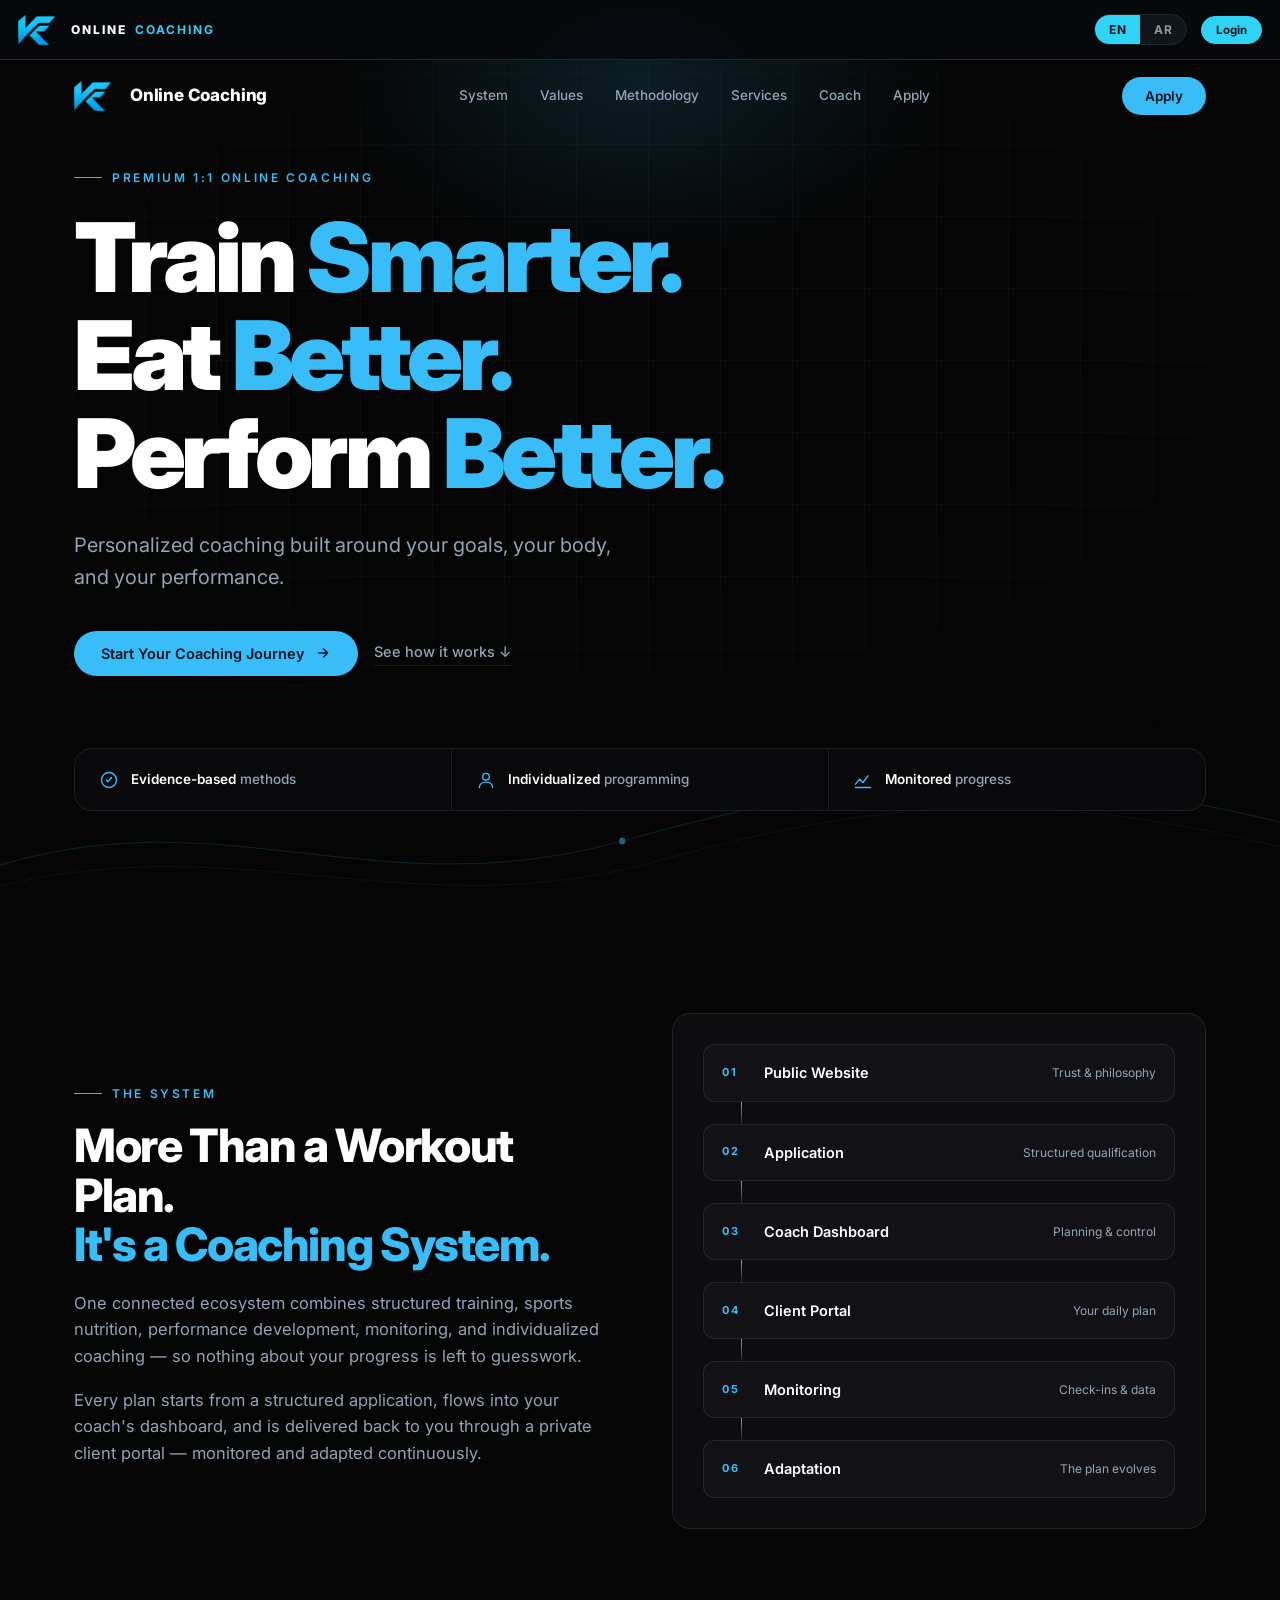
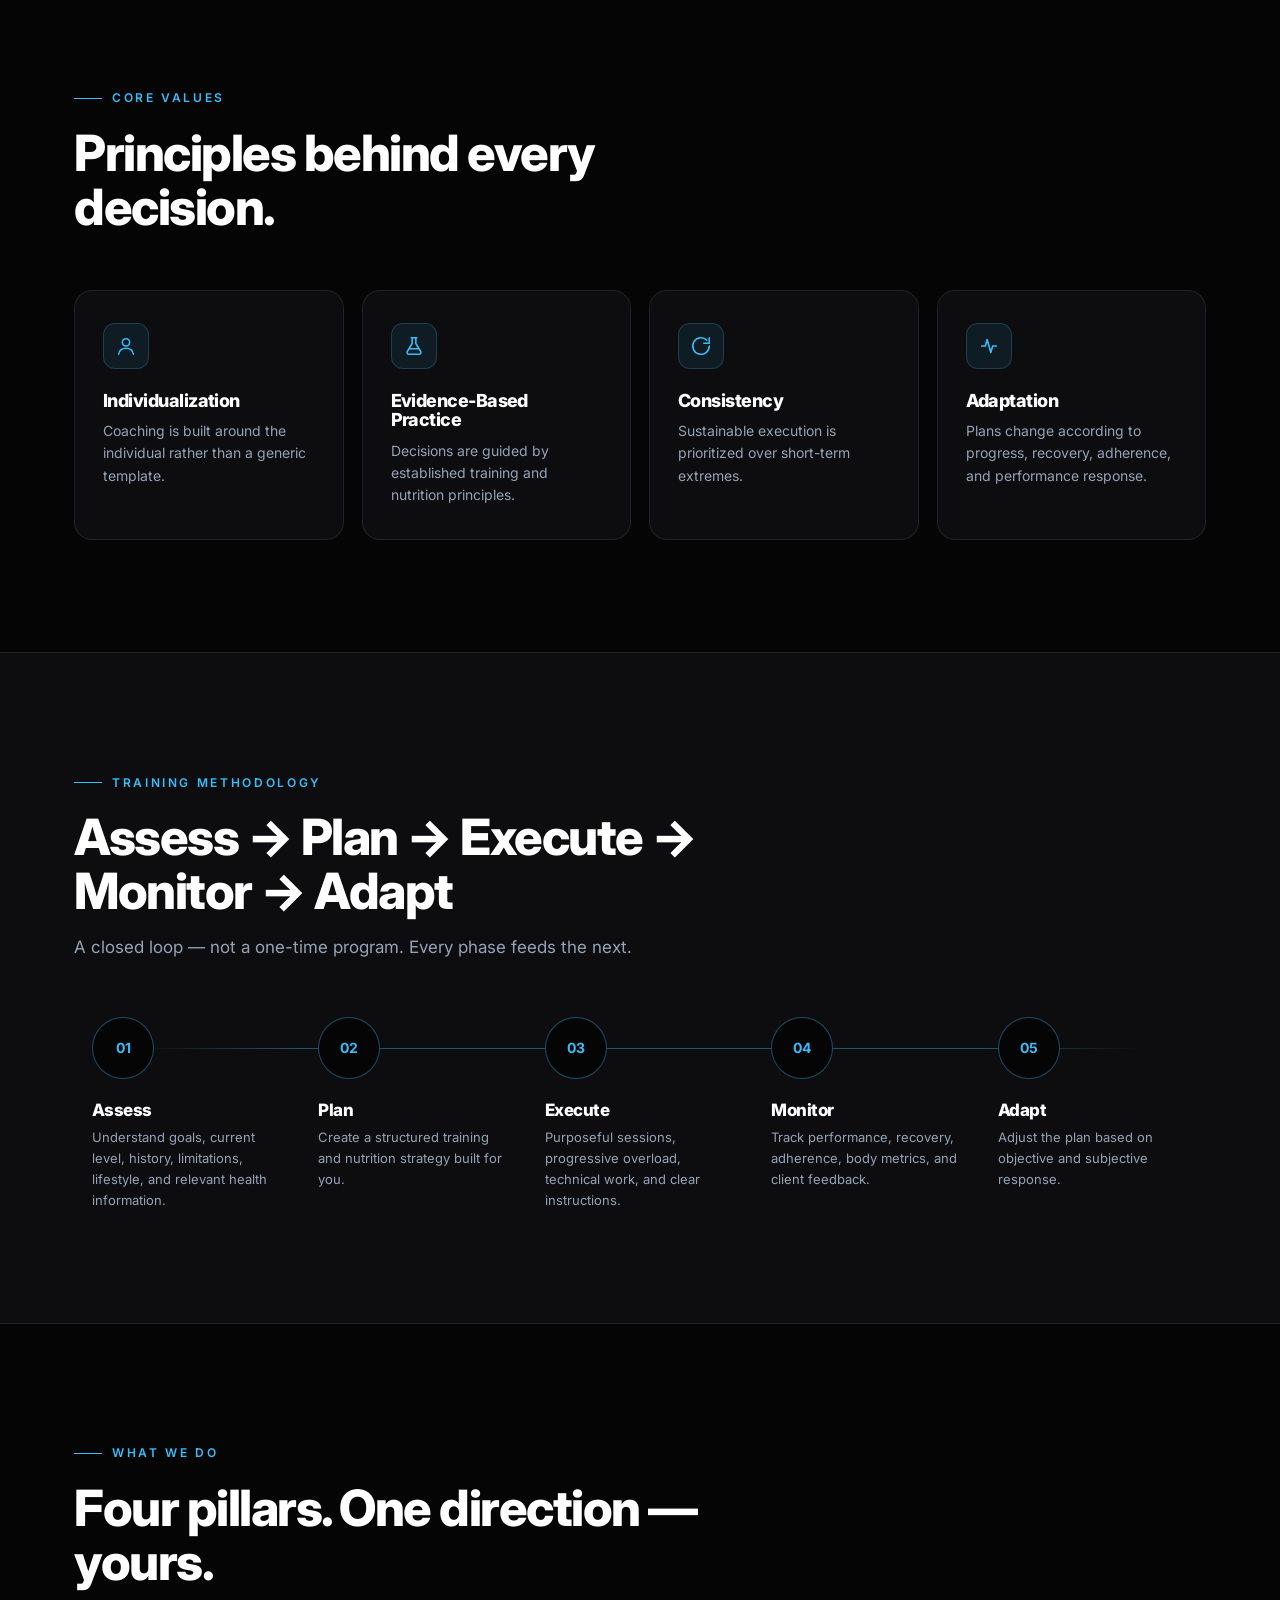
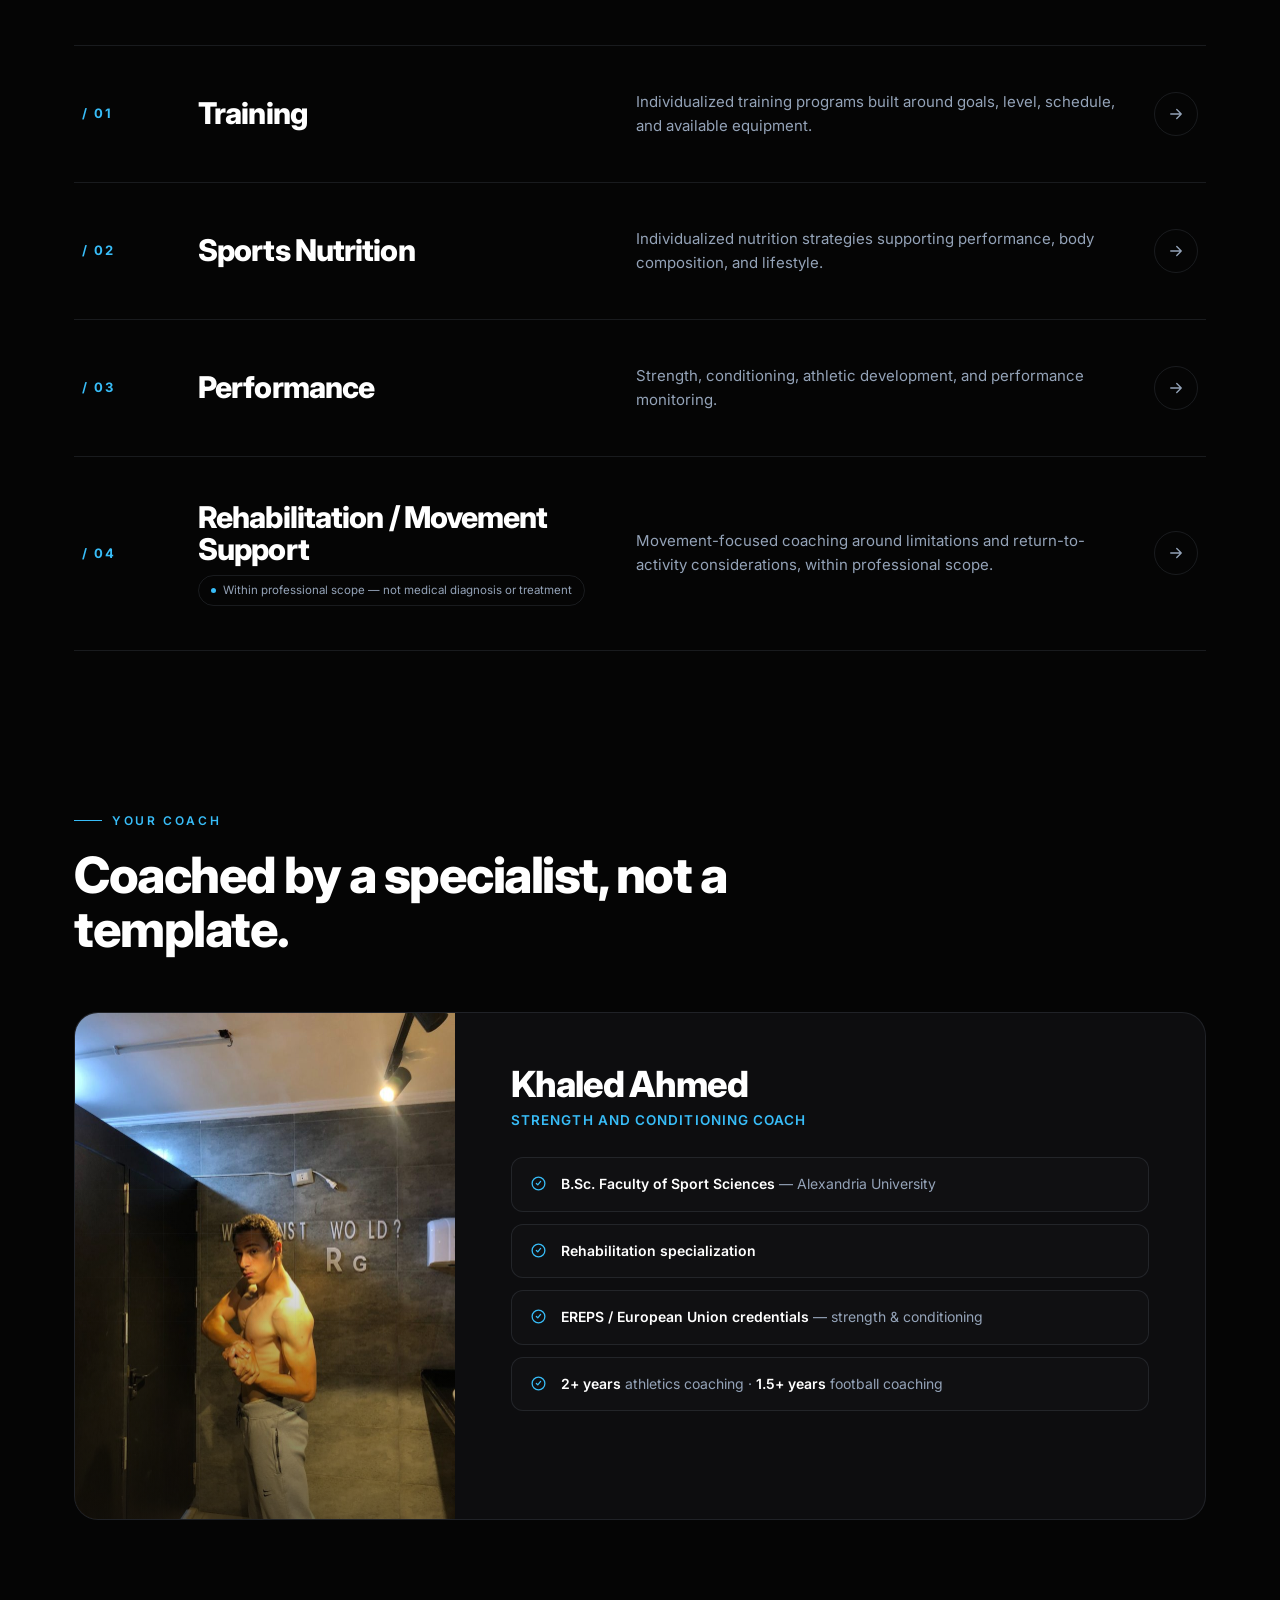
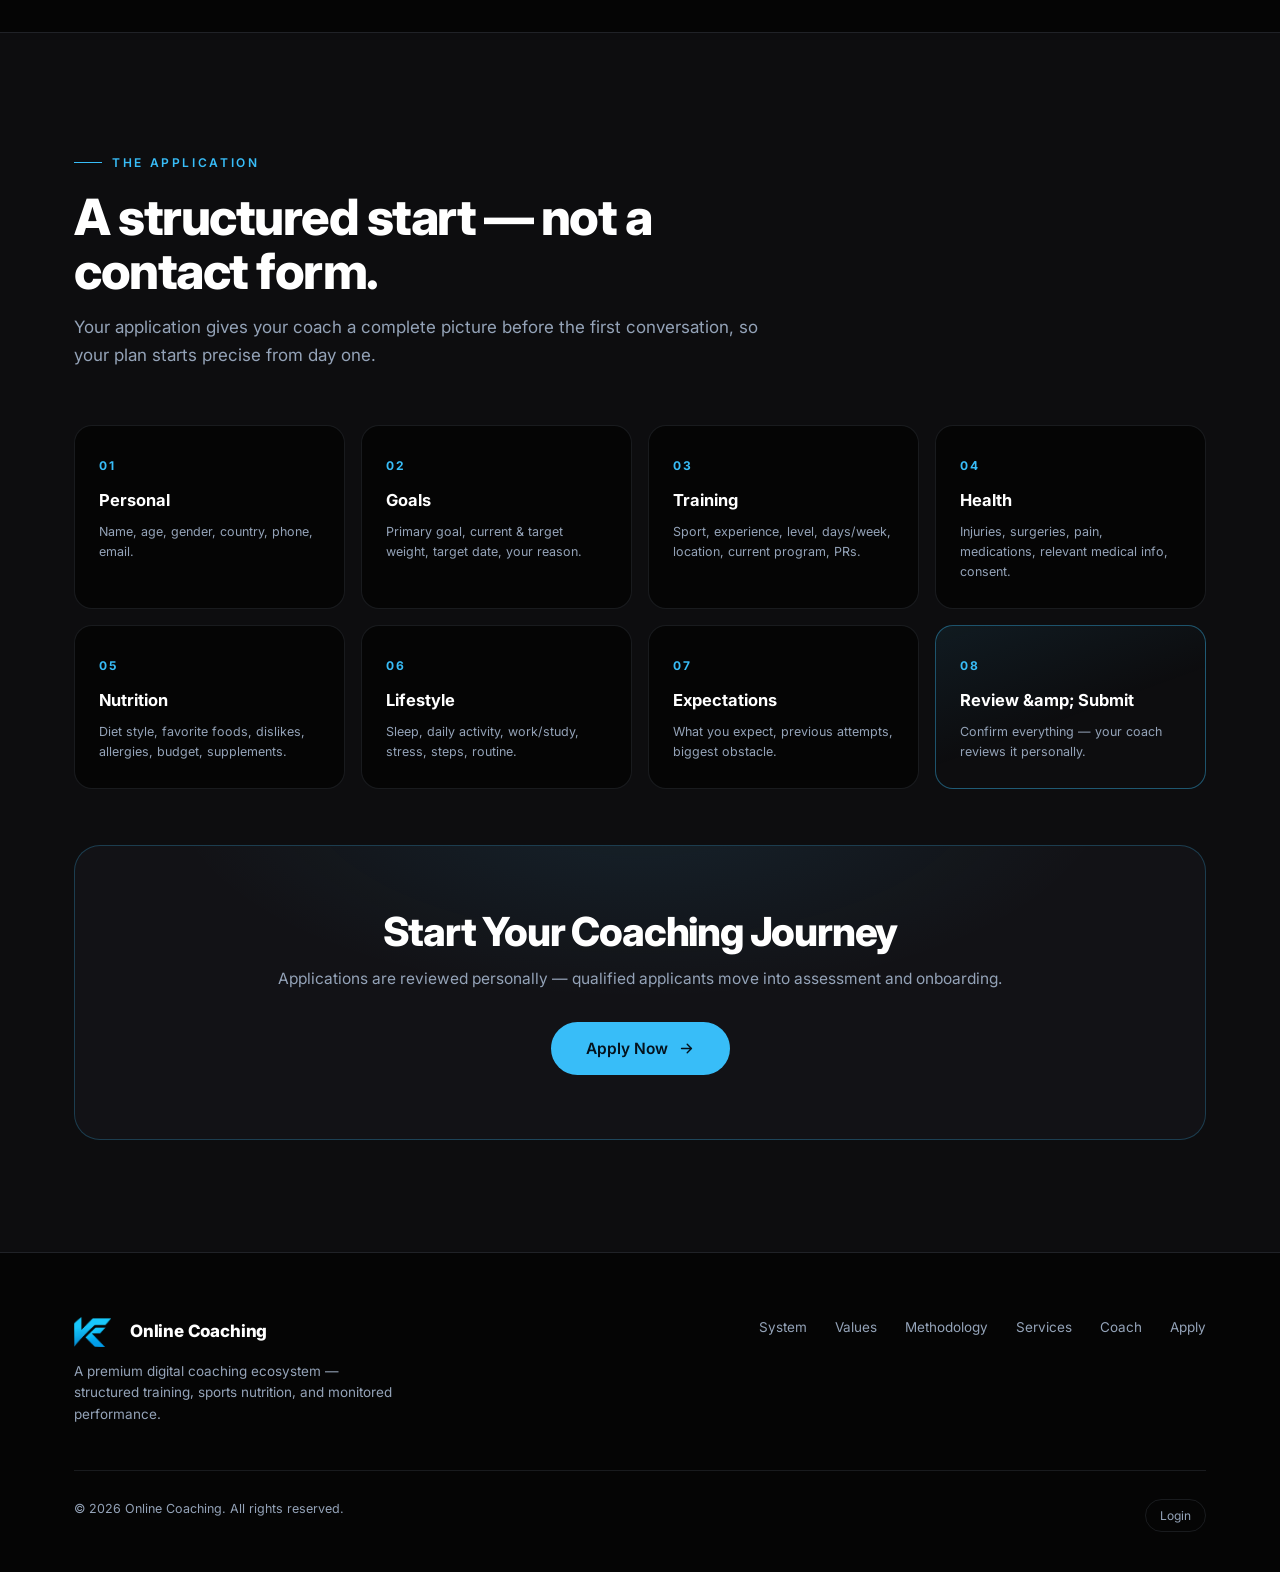
<file: app (2).html>
<!DOCTYPE html>
<html lang="en" dir="ltr">
<head>
<meta charset="UTF-8">
<meta name="viewport" content="width=device-width, initial-scale=1, maximum-scale=5, viewport-fit=cover">
<meta name="mobile-web-app-capable" content="yes">
<meta name="apple-mobile-web-app-capable" content="yes">
<meta name="apple-mobile-web-app-status-bar-style" content="black-translucent">
<meta name="format-detection" content="telephone=no">
<meta name="theme-color" content="#050505">
<title>Online Coaching — Your Goals. Our Plan.</title>
<meta name="description" content="Personalized online coaching platform — admin & client app.">
<link rel="preconnect" href="https://fonts.googleapis.com">
<link rel="preconnect" href="https://fonts.gstatic.com" crossorigin>
<link href="https://fonts.googleapis.com/css2?family=Inter:wght@300;400;500;600;700;800;900&family=Manrope:wght@400;500;600;700;800&family=Amiri:wght@400;700&family=Lalezar&family=Cairo:wght@400;500;600;700;800;900&family=Tajawal:wght@400;500;700;800;900&family=Noto+Naskh+Arabic:wght@500;600;700&display=swap" rel="stylesheet">
<style>

:root{
  /* base black+blue palette (shared across home / form / dashboard) */
  --bg:#050505; --surface:#0D0D0F; --surface-2:#121216; --surface2:#121216; --line:rgba(148,163,184,.14);
  --sky:#38BDF8; --sky-bright:#7DD3FC; --white:#F8FAFC; --gray:#94A3B8;
  --radius:18px; --radius-sm:12px; --max:1180px;
  --font:'Inter','Manrope',system-ui,-apple-system,sans-serif;

  /* aliases used by the client-form styles */
  --ink:#F8FAFC; --ink-soft:#94A3B8;
  --accent:#38BDF8; --accent-ink:#04121c;
  --warn:#FBBF24; --warn-bg:rgba(251,191,36,.14); --ok-bg:rgba(74,222,128,.14);
  --serif:'Amiri','Noto Naskh Arabic','Traditional Arabic',serif;
  --display:'Lalezar','Reem Kufi','Noto Kufi Arabic','Tahoma',sans-serif;

  /* aliases used by the coach-dashboard styles */
  --muted:#94A3B8;
  --brand:#38BDF8; --brand2:#7DD3FC; --accent2:rgba(56,189,248,.16);
  --on-brand:#04121c; --on-accent:#04121c;
  --ok:#4ADE80; --late:#F87171;
  --okbg:rgba(74,222,128,.14); --warnbg:rgba(251,191,36,.14); --latebg:rgba(248,113,113,.14);
  --side:#08080A; --side-ink:#F8FAFC;
  --head:'Cairo','Segoe UI',Tahoma,sans-serif;
  --body-font:'Noto Naskh Arabic','Amiri','Times New Roman',serif;
}

*{margin:0;padding:0;box-sizing:border-box}
html{scroll-behavior:smooth;-webkit-text-size-adjust:100%;background:var(--bg)}
::selection{background:var(--sky);color:#04121c}
body{margin:0}

/* ===== page router ===== */
.page{display:none}
.page.is-active{display:block}

#page-home{
  background:var(--bg);color:var(--white);font-family:var(--font);
  line-height:1.6;-webkit-font-smoothing:antialiased;overflow-x:hidden;min-height:100vh;
}
#page-form{
  background:var(--bg);color:var(--ink);font-family:var(--serif);font-weight:700;
  font-size:19px;line-height:1.75;min-height:100vh;
}
#page-dash{
  background:var(--bg);color:var(--ink);font-family:var(--body-font);font-weight:600;
  font-size:17px;line-height:1.75;min-height:100vh;
}

/* ===================== HOME ===================== */
#page-home img{max-width:100%;display:block}#page-home a{color:inherit;text-decoration:none}#page-home .wrap{max-width:var(--max);margin:0 auto;padding:0 24px}#page-home h1, #page-home h2, #page-home h3{font-weight:800;letter-spacing:-.03em;line-height:1.08}#page-home .eyebrow{display:inline-flex;align-items:center;gap:10px;font-size:12px;font-weight:600;letter-spacing:.22em;text-transform:uppercase;color:var(--sky)}#page-home .eyebrow::before{content:"";width:28px;height:1px;background:var(--sky)}#page-home .section{padding:112px 0;position:relative}#page-home .section-head{max-width:720px;margin-bottom:56px}#page-home .section-head h2{font-size:clamp(30px,4.4vw,50px);margin:18px 0 16px}#page-home .section-head p{color:var(--gray);font-size:17px}#page-home .reveal{opacity:0;transform:translateY(26px);transition:opacity .7s cubic-bezier(.22,.61,.36,1),transform .7s cubic-bezier(.22,.61,.36,1)}#page-home .reveal.in{opacity:1;transform:none}
@media (prefers-reduced-motion:reduce){#page-home .reveal{opacity:1;transform:none;transition:none}#page-home html{scroll-behavior:auto}}#page-home /* ============ NAV ============ */
.nav{position:fixed;inset:0 0 auto;z-index:100;transition:background .3s,border-color .3s;border-bottom:1px solid transparent}#page-home .nav.scrolled{background:rgba(5,5,5,.82);backdrop-filter:blur(14px);-webkit-backdrop-filter:blur(14px);border-color:var(--line)}#page-home .nav-inner{display:flex;align-items:center;justify-content:space-between;height:72px}#page-home .wordmark{display:flex;align-items:center;gap:11px;font-weight:800;font-size:17px;letter-spacing:-.01em}#page-home .wordmark .dot{width:9px;height:9px;border-radius:50%;background:var(--sky);box-shadow:0 0 14px rgba(56,189,248,.55)}#page-home .nav-links{display:flex;gap:32px;align-items:center}#page-home .nav-links a{font-size:13.5px;font-weight:500;color:var(--gray);transition:color .2s}#page-home .nav-links a:hover, #page-home .nav-links a.active{color:var(--white)}#page-home .btn{display:inline-flex;align-items:center;gap:10px;font-weight:600;font-size:14.5px;padding:13px 26px;border-radius:999px;transition:transform .2s,box-shadow .2s,background .2s;cursor:pointer;border:1px solid transparent;white-space:nowrap}#page-home .btn-primary{background:var(--sky);color:#04121c}#page-home .btn-primary:hover{background:var(--sky-bright);transform:translateY(-2px);box-shadow:0 12px 32px rgba(56,189,248,.28)}#page-home .btn-ghost{border-color:var(--line);color:var(--white);background:rgba(255,255,255,.02)}#page-home .btn-ghost:hover{border-color:rgba(56,189,248,.5);color:var(--sky-bright)}#page-home .btn .arrow{transition:transform .2s}#page-home .btn:hover .arrow{transform:translateX(4px)}#page-home .nav-cta{padding:10px 22px;font-size:13.5px}#page-home .burger{display:none;background:none;border:0;color:var(--white);cursor:pointer;padding:8px}
@media(max-width:900px){#page-home .nav-links{position:fixed;inset:72px 0 auto;flex-direction:column;background:rgba(5,5,5,.97);backdrop-filter:blur(16px);padding:28px 24px 36px;gap:22px;border-bottom:1px solid var(--line);transform:translateY(-130%);transition:transform .35s cubic-bezier(.22,.61,.36,1)}#page-home .nav-links.open{transform:none}#page-home .burger{display:block}#page-home .nav .btn-primary.nav-cta{display:none}
}#page-home /* ============ HERO ============ */
.hero{min-height:100vh;min-height:100svh;display:flex;align-items:center;padding:150px 0 90px;position:relative;overflow:hidden}#page-home .hero::before{content:"";position:absolute;inset:0;background-image:linear-gradient(rgba(148,163,184,.05) 1px,transparent 1px),linear-gradient(90deg,rgba(148,163,184,.05) 1px,transparent 1px);background-size:72px 72px;mask-image:radial-gradient(ellipse 90% 70% at 50% 40%,#000 30%,transparent 75%);-webkit-mask-image:radial-gradient(ellipse 90% 70% at 50% 40%,#000 30%,transparent 75%)}#page-home .hero-glow{position:absolute;width:900px;height:520px;left:50%;top:-180px;transform:translateX(-50%);background:radial-gradient(closest-side,rgba(56,189,248,.13),transparent 70%);pointer-events:none}#page-home .hero-track{position:absolute;left:0;right:0;bottom:0;height:200px;pointer-events:none;opacity:.5}#page-home .hero-content{position:relative;max-width:var(--max);margin:0 auto;padding:0 24px;width:100%}#page-home .hero h1{font-size:clamp(44px,7.6vw,96px);font-weight:900;letter-spacing:-.045em;line-height:1.02}#page-home .hero h1 .accent{color:var(--sky)}#page-home .hero h1 .line{display:block;overflow:hidden}#page-home .hero h1 .line span{display:inline-block;animation:rise .9s cubic-bezier(.22,.61,.36,1) both}#page-home .hero h1 .line:nth-child(2) span{animation-delay:.12s}#page-home .hero h1 .line:nth-child(3) span{animation-delay:.24s}
@keyframes rise{from{transform:translateY(110%)}to{transform:none}}#page-home .hero-sub{margin:26px 0 38px;font-size:clamp(16px,2vw,20px);color:var(--gray);max-width:560px;animation:fadeUp .8s .45s both}
@keyframes fadeUp{from{opacity:0;transform:translateY(16px)}to{opacity:1;transform:none}}#page-home .hero-actions{display:flex;gap:16px;align-items:center;flex-wrap:wrap;animation:fadeUp .8s .6s both}#page-home .link-quiet{font-size:14.5px;font-weight:500;color:var(--gray);border-bottom:1px solid var(--line);padding-bottom:2px;transition:color .2s,border-color .2s}#page-home .link-quiet:hover{color:var(--sky-bright);border-color:var(--sky)}#page-home .trust-strip{margin-top:72px;display:flex;gap:0;border:1px solid var(--line);border-radius:var(--radius);background:rgba(13,13,15,.6);backdrop-filter:blur(8px);overflow:hidden;animation:fadeUp .8s .75s both}#page-home .trust-item{flex:1;padding:20px 24px;display:flex;align-items:center;gap:12px;font-size:13.5px;font-weight:500;color:var(--gray)}#page-home .trust-item + .trust-item{border-left:1px solid var(--line)}#page-home .trust-item svg{flex-shrink:0}#page-home .trust-item b{color:var(--white);font-weight:600}
@media(max-width:760px){#page-home .trust-strip{flex-direction:column}#page-home .trust-item + .trust-item{border-left:0;border-top:1px solid var(--line)}}#page-home /* ============ SUMMARY / ECOSYSTEM ============ */
.split{display:grid;grid-template-columns:1fr 1fr;gap:64px;align-items:center}
@media(max-width:900px){#page-home .split{grid-template-columns:1fr;gap:44px}}#page-home .flow{display:flex;flex-direction:column;gap:0;background:var(--surface);border:1px solid var(--line);border-radius:var(--radius);padding:30px}#page-home .flow-node{display:flex;align-items:center;gap:16px;padding:16px 18px;border:1px solid var(--line);border-radius:var(--radius-sm);background:var(--surface-2);transition:border-color .25s,transform .25s}#page-home .flow-node:hover{border-color:rgba(56,189,248,.45);transform:translateX(6px)}#page-home .flow-node .num{font-size:11px;font-weight:700;letter-spacing:.14em;color:var(--sky);min-width:26px}#page-home .flow-node .label{font-size:14.5px;font-weight:600}#page-home .flow-node .desc{font-size:12px;color:var(--gray);margin-left:auto;text-align:right}#page-home .flow-link{width:1px;height:22px;margin-left:38px;background:linear-gradient(var(--sky),rgba(56,189,248,.15))}
@media(max-width:520px){#page-home .flow-node .desc{display:none}}#page-home /* ============ VALUES ============ */
.values-grid{display:grid;grid-template-columns:repeat(4,1fr);gap:18px}
@media(max-width:1000px){#page-home .values-grid{grid-template-columns:repeat(2,1fr)}}
@media(max-width:560px){#page-home .values-grid{grid-template-columns:1fr}}#page-home .value-card{background:var(--surface);border:1px solid var(--line);border-radius:var(--radius);padding:32px 28px;transition:border-color .25s,transform .25s,background .25s;position:relative;overflow:hidden}#page-home .value-card::after{content:"";position:absolute;left:28px;right:auto;bottom:0;width:36px;height:2px;background:var(--sky);transform:scaleX(0);transform-origin:left;transition:transform .35s}#page-home .value-card:hover{border-color:rgba(56,189,248,.4);transform:translateY(-5px);background:var(--surface-2)}#page-home .value-card:hover::after{transform:scaleX(1)}#page-home .value-icon{width:46px;height:46px;border-radius:12px;background:rgba(56,189,248,.09);border:1px solid rgba(56,189,248,.22);display:grid;place-items:center;margin-bottom:22px}#page-home .value-card h3{font-size:18px;margin-bottom:10px}#page-home .value-card p{font-size:14px;color:var(--gray)}#page-home /* ============ METHODOLOGY ============ */
.method{background:var(--surface);border-top:1px solid var(--line);border-bottom:1px solid var(--line)}#page-home .method-track{display:grid;grid-template-columns:repeat(5,1fr);gap:0;position:relative;margin-top:8px}#page-home .method-track::before{content:"";position:absolute;top:31px;left:6%;right:6%;height:1px;background:linear-gradient(90deg,transparent,rgba(56,189,248,.4) 15%,rgba(56,189,248,.4) 85%,transparent)}#page-home .method-step{padding:0 18px;text-align:left;position:relative}#page-home .method-num{width:62px;height:62px;border-radius:50%;background:var(--bg);border:1px solid rgba(56,189,248,.4);display:grid;place-items:center;font-size:14px;font-weight:700;color:var(--sky);margin-bottom:22px;position:relative;z-index:1;transition:background .25s,color .25s}#page-home .method-step:hover .method-num{background:var(--sky);color:#04121c}#page-home .method-step h3{font-size:17px;margin-bottom:8px}#page-home .method-step p{font-size:13px;color:var(--gray)}
@media(max-width:960px){#page-home .method-track{grid-template-columns:1fr;gap:34px}#page-home .method-track::before{left:31px;right:auto;top:5%;bottom:5%;width:1px;height:auto;background:linear-gradient(transparent,rgba(56,189,248,.4) 15%,rgba(56,189,248,.4) 85%,transparent)}#page-home .method-step{display:grid;grid-template-columns:62px 1fr;gap:0 22px;align-items:start}#page-home .method-step h3{grid-column:2;margin-top:16px}#page-home .method-step p{grid-column:2}
}#page-home /* ============ SERVICES ============ */
.svc{border-top:1px solid var(--line)}#page-home .svc-row{display:grid;grid-template-columns:80px 1fr 1.2fr auto;gap:36px;align-items:center;padding:44px 8px;border-bottom:1px solid var(--line);transition:background .25s,padding .25s}#page-home .svc-row:hover{background:rgba(56,189,248,.03);padding-left:22px}#page-home .svc-idx{font-size:13px;font-weight:700;letter-spacing:.16em;color:var(--sky)}#page-home .svc-row h3{font-size:clamp(22px,2.6vw,30px)}#page-home .svc-row p{color:var(--gray);font-size:15px;max-width:520px}#page-home .svc-note{display:inline-flex;margin-top:10px;font-size:11.5px;color:var(--gray);border:1px solid var(--line);border-radius:999px;padding:5px 12px;gap:7px;align-items:center}#page-home .svc-note i{width:5px;height:5px;border-radius:50%;background:var(--sky);display:inline-block}#page-home .svc-arrow{width:44px;height:44px;border-radius:50%;border:1px solid var(--line);display:grid;place-items:center;transition:border-color .25s,background .25s,transform .25s;color:var(--gray)}#page-home .svc-row:hover .svc-arrow{border-color:var(--sky);background:rgba(56,189,248,.1);color:var(--sky-bright);transform:rotate(-45deg)}
@media(max-width:860px){#page-home .svc-row{grid-template-columns:1fr;gap:14px;padding:34px 4px}#page-home .svc-arrow{display:none}}#page-home /* ============ COACH ============ */
.coach-card{display:grid;grid-template-columns:380px 1fr;gap:0;background:var(--surface);border:1px solid var(--line);border-radius:calc(var(--radius) + 6px);overflow:hidden}#page-home .coach-visual{background:var(--surface-2);position:relative;display:flex;align-items:center;justify-content:center;min-height:420px;overflow:hidden}#page-home .coach-visual::before{content:"";position:absolute;inset:0;background-image:linear-gradient(rgba(148,163,184,.05) 1px,transparent 1px),linear-gradient(90deg,rgba(148,163,184,.05) 1px,transparent 1px);background-size:44px 44px;mask-image:radial-gradient(circle at 50% 45%,#000,transparent 78%);-webkit-mask-image:radial-gradient(circle at 50% 45%,#000,transparent 78%)}#page-home .monogram{position:relative;width:150px;height:150px;border-radius:50%;background:linear-gradient(145deg,#101016,#0a0a0d);border:1px solid rgba(56,189,248,.35);display:grid;place-items:center;font-size:44px;font-weight:800;letter-spacing:-.02em;color:var(--sky);box-shadow:0 0 80px rgba(56,189,248,.14)}#page-home .coach-body{padding:52px 56px}#page-home .coach-body .role{color:var(--sky);font-size:13.5px;font-weight:600;letter-spacing:.08em;text-transform:uppercase;margin:6px 0 26px}#page-home .coach-body h3{font-size:clamp(26px,3vw,36px)}#page-home .cred-list{display:grid;gap:12px;margin:6px 0 0}#page-home .cred{display:flex;gap:14px;align-items:flex-start;padding:15px 18px;border:1px solid var(--line);border-radius:var(--radius-sm);background:rgba(255,255,255,.015);font-size:14px;color:var(--gray);transition:border-color .25s}#page-home .cred:hover{border-color:rgba(56,189,248,.35)}#page-home .cred b{color:var(--white);font-weight:600}#page-home .cred svg{flex-shrink:0;margin-top:2px}
@media(max-width:920px){#page-home .coach-card{grid-template-columns:1fr}#page-home .coach-visual{min-height:300px}#page-home .coach-body{padding:40px 28px}}#page-home /* ============ APPLICATION ============ */
.apply{background:var(--surface);border-top:1px solid var(--line);border-bottom:1px solid var(--line)}#page-home .steps-grid{display:grid;grid-template-columns:repeat(4,1fr);gap:16px;margin-bottom:56px}
@media(max-width:1000px){#page-home .steps-grid{grid-template-columns:repeat(2,1fr)}}
@media(max-width:520px){#page-home .steps-grid{grid-template-columns:1fr}}#page-home .step-card{background:var(--bg);border:1px solid var(--line);border-radius:var(--radius);padding:26px 24px;transition:border-color .25s,transform .25s}#page-home .step-card:hover{border-color:rgba(56,189,248,.4);transform:translateY(-4px)}#page-home .step-card .no{font-size:12px;font-weight:700;letter-spacing:.18em;color:var(--sky)}#page-home .step-card h4{font-size:16.5px;margin:10px 0 8px;font-weight:700}#page-home .step-card p{font-size:12.5px;color:var(--gray)}#page-home .cta-band{text-align:center;padding:64px 32px;border:1px solid rgba(56,189,248,.25);border-radius:calc(var(--radius) + 8px);background:radial-gradient(ellipse 70% 120% at 50% -20%,rgba(56,189,248,.1),transparent 60%),var(--surface-2)}#page-home .cta-band h3{font-size:clamp(26px,3.4vw,40px);margin-bottom:14px}#page-home .cta-band p{color:var(--gray);margin-bottom:30px;font-size:15.5px}#page-home .cta-note{margin-top:18px;font-size:12.5px;color:var(--gray);display:flex;gap:8px;justify-content:center;align-items:center}#page-home /* ============ FOOTER ============ */
footer{padding:64px 0 40px}#page-home .foot-grid{display:flex;justify-content:space-between;gap:40px;flex-wrap:wrap;padding-bottom:44px;border-bottom:1px solid var(--line)}#page-home .foot-links{display:flex;gap:28px;flex-wrap:wrap}#page-home .foot-links a{font-size:13.5px;color:var(--gray);transition:color .2s}#page-home .foot-links a:hover{color:var(--sky-bright)}#page-home .foot-bottom{display:flex;justify-content:space-between;gap:16px;flex-wrap:wrap;padding-top:28px;font-size:12.5px;color:var(--gray)}#page-home .lang-note{display:inline-flex;align-items:center;gap:8px;border:1px solid var(--line);border-radius:999px;padding:6px 14px;font-size:12px;color:var(--gray)}#page-home .lang-note i{width:6px;height:6px;border-radius:50%;background:var(--sky);display:inline-block}

/* ===================== FORM ===================== */
#page-form h1, #page-form h2, #page-form h3{font-family:var(--display);font-weight:400;line-height:1.15;margin:0}#page-form button, #page-form input, #page-form select, #page-form textarea{font:inherit;color:inherit}#page-form :focus-visible{outline:3px solid var(--accent);outline-offset:2px}#page-form [hidden]{display:none!important}#page-form .wrap{max-width:660px;margin:0 auto;padding:22px 18px 70px}#page-form .hd{border-bottom:5px solid var(--accent);padding-bottom:12px;margin-bottom:18px}#page-form .hd h1{font-size:clamp(42px,10vw,64px)}#page-form .credit{display:block;font-weight:400;font-size:15px;color:var(--ink-soft)}#page-form .lead{font-weight:400;color:var(--ink-soft);margin:8px 0 0}#page-form .prog{display:grid;grid-template-columns:repeat(8,1fr);gap:4px;margin:0 0 8px}#page-form .prog i{display:block;height:8px;border-radius:2px;background:var(--line)}#page-form .prog i.on{background:var(--accent)}#page-form .stepname{font-family:var(--display);font-size:30px;margin:6px 0 18px}#page-form .stepname small{font-family:var(--serif);font-weight:400;font-size:16px;color:var(--ink-soft);margin-inline-start:10px}#page-form .q{display:block;border:0;padding:0;margin:0 0 22px;min-width:0}#page-form .ql{display:block;padding:0;font-size:19px;line-height:1.5;margin-bottom:6px}#page-form .hint{display:block;font-weight:400;font-size:15px;color:var(--ink-soft);margin-top:4px}#page-form .err{display:block;font-size:15px;color:var(--warn);margin-top:4px}#page-form .q input[type=text], #page-form .q input[type=tel], #page-form .q input[type=date], #page-form .q textarea{width:100%;padding:10px 12px;background:var(--surface);border:2px solid var(--line);border-radius:4px;line-height:1.6}#page-form .q input[dir="ltr"]{text-align:right}#page-form .q textarea{resize:vertical;min-height:96px}#page-form .q.bad input, #page-form .q.bad textarea{border-color:var(--warn)}#page-form .opts{display:flex;flex-wrap:wrap;gap:8px}#page-form .opt{cursor:pointer;background:var(--surface);border:2px solid var(--accent);border-radius:4px;padding:4px 16px;min-height:46px;line-height:1.5}#page-form .opt[aria-pressed="true"]{background:var(--accent);color:var(--accent-ink)}#page-form .opts.scale .opt{min-width:48px;padding:4px 0;text-align:center}#page-form .ck{display:flex;gap:12px;align-items:flex-start;cursor:pointer;background:var(--surface);border:2px solid var(--line);border-radius:4px;padding:12px 14px}#page-form .ck input{width:24px;height:24px;margin:4px 0 0;accent-color:var(--accent);flex:none}#page-form .nav{display:flex;gap:10px;margin-top:26px}#page-form .btn{cursor:pointer;display:inline-block;text-align:center;text-decoration:none;border:2px solid var(--accent);background:var(--accent);color:var(--accent-ink);padding:8px 22px;border-radius:4px;font-weight:700;line-height:1.6;min-height:48px}#page-form .btn:hover{filter:brightness(1.08)}#page-form .btn.ghost{background:transparent;color:var(--ink)}#page-form .btn.ghost:hover{background:var(--surface2);filter:none}#page-form .btn.small{min-height:0;padding:0 12px;font-size:16px}#page-form .btn.big{display:block;width:100%;font-size:21px;padding:12px}#page-form .btn[aria-disabled="true"]{opacity:.5;pointer-events:none}#page-form .nav .btn{flex:1}#page-form .nav .btn.ghost{flex:0 0 auto}#page-form .rv{border:2px solid var(--accent);border-radius:6px;background:var(--surface);padding:14px 16px;margin:0 0 14px}#page-form .rvh{display:flex;justify-content:space-between;align-items:center;gap:10px;margin-bottom:6px}#page-form .rvh h2{font-size:26px}#page-form .qa{margin:0;display:grid;grid-template-columns:minmax(110px,190px) 1fr;gap:4px 14px;font-size:17px}#page-form .qa dt{font-weight:400;color:var(--ink-soft)}#page-form .qa dd{margin:0;white-space:pre-wrap;overflow-wrap:anywhere}
@media (max-width:520px){#page-form .qa{grid-template-columns:1fr;gap:0}#page-form .qa dd{margin-bottom:8px}}#page-form .send{margin-top:20px;display:grid;gap:10px}#page-form .note{border:2px solid var(--warn);background:var(--warn-bg);color:var(--warn);border-radius:4px;padding:8px 12px;font-size:16px}#page-form .after{font-weight:400;color:var(--ink-soft);font-size:16px;margin:0}#page-form .manual{width:100%;padding:10px;background:var(--surface);border:2px solid var(--line);border-radius:4px;font-size:16px}#page-form .pdf-stage{position:fixed;left:-10000px;top:0;width:794px;pointer-events:none}#page-form .pdf-page{position:relative;width:794px;height:1123px;overflow:hidden;background:#F3ECD6;color:#173524;direction:rtl;font-family:'Amiri','Noto Naskh Arabic','Traditional Arabic',serif;font-weight:700;line-height:1.7;letter-spacing:0;margin:0}#page-form .pdf-hero{background:#1E4A31;color:#F3ECD6;padding:30px 44px 26px}#page-form .pdf-brand{font-weight:400;font-size:15px;color:#C9D7C0;direction:ltr;text-align:right}#page-form .pdf-title{font-family:'Lalezar','Reem Kufi','Noto Kufi Arabic',sans-serif;font-weight:400;font-size:54px;line-height:1.15;margin-top:2px}#page-form .pdf-name{font-family:'Lalezar','Reem Kufi','Noto Kufi Arabic',sans-serif;font-weight:400;font-size:34px;line-height:1.3;color:#A9CC94}#page-form .pdf-date{font-weight:400;font-size:16px;color:#C9D7C0;margin-top:2px}#page-form .pdf-slim{display:flex;justify-content:space-between;align-items:center;background:#1E4A31;color:#F3ECD6;padding:8px 44px;font-family:'Lalezar','Reem Kufi',sans-serif;font-weight:400;font-size:22px;line-height:1.5}#page-form .pdf-body{padding:8px 44px 0}#page-form .pdf-sec{padding-top:16px}#page-form .pdf-sec div{background:#A9CC94;color:#173524;font-family:'Lalezar','Reem Kufi',sans-serif;font-weight:400;font-size:25px;line-height:1.5;padding:0 14px;border-radius:3px}#page-form .pdf-row{display:grid;grid-template-columns:210px minmax(0,1fr);gap:16px;padding:6px 0;border-bottom:1px solid #BDB59B;font-size:17px;line-height:1.7}#page-form .pdf-row span:first-child{font-weight:400;color:#4B6555;font-size:16px}#page-form .pdf-row span:last-child{white-space:pre-wrap;overflow-wrap:anywhere}#page-form .pdf-foot{position:absolute;left:44px;right:44px;bottom:22px;display:flex;justify-content:space-between;font-weight:400;font-size:14px;color:#4B6555;border-top:2px solid #1E4A31;padding-top:6px}#page-form .send .btn:disabled{opacity:.5;cursor:default}#page-form .fallback{display:grid;gap:10px;border:2px dashed var(--warn);border-radius:4px;padding:12px}#page-form #pdfdoc{position:fixed;left:-10000px;top:0;width:794px;background:#F3ECD6;color:#173524;direction:rtl;font-family:'Amiri','Noto Naskh Arabic',serif;font-weight:700;font-size:17px;line-height:1.7;padding-bottom:28px}#page-form #pdfdoc .phead{background:#1E4A31;color:#F3ECD6;padding:30px 36px 22px;margin-bottom:8px}#page-form #pdfdoc .phead h1{font-family:'Lalezar','Reem Kufi',sans-serif;font-weight:400;font-size:54px;line-height:1.1;margin:0}#page-form #pdfdoc .phead p{margin:4px 0 0;font-weight:400;font-size:18px;color:#DCEBD5}#page-form #pdfdoc .sec{padding:6px 36px 6px}#page-form #pdfdoc h2{font-family:'Lalezar','Reem Kufi',sans-serif;font-weight:400;font-size:28px;line-height:1.3;margin:10px 0 4px;padding-bottom:2px;border-bottom:3px solid #1E4A31}#page-form #pdfdoc .row{display:grid;grid-template-columns:230px 1fr;gap:4px 16px;padding:5px 0;border-bottom:1px solid rgba(23,53,36,.22)}#page-form #pdfdoc .k{font-weight:400;color:#4B6555}#page-form #pdfdoc .v{white-space:pre-wrap;overflow-wrap:anywhere}#page-form .sendnote{border:2px solid var(--accent);background:var(--surface);border-radius:4px;padding:10px 14px;font-size:17px}#page-form .sendnote strong{font-family:var(--display);font-weight:400;font-size:22px;display:block}

/* ===================== DASHBOARD ===================== */
#page-dash h1, #page-dash h2, #page-dash h3, #page-dash h4, #page-dash .head, #page-dash button, #page-dash .badge, #page-dash th, #page-dash .kpi b, #page-dash label>span{font-family:var(--head)}#page-dash h1{font-weight:900;font-size:30px;line-height:1.25;color:var(--brand)}#page-dash h2{font-weight:900;font-size:21px;line-height:1.3;color:var(--brand)}#page-dash h3{font-weight:800;font-size:17px;line-height:1.4;color:var(--brand)}#page-dash .app{display:grid;grid-template-columns:230px 1fr;min-height:100vh}#page-dash .side{background:var(--side);color:var(--side-ink);padding:22px 14px;position:sticky;top:0;height:100vh;display:flex;flex-direction:column;gap:6px}#page-dash .logo{padding:6px 10px 18px;border-bottom:1px solid rgba(244,237,218,.18);margin-bottom:10px}#page-dash .logo b{display:block;font-family:var(--head);font-weight:900;font-size:23px;line-height:1.2;color:#9CC47A}#page-dash .logo small{font-size:14px;opacity:.8}#page-dash .nav{display:flex;align-items:center;gap:10px;padding:10px 12px;border-radius:8px;color:var(--side-ink);background:none;border:0;font-size:16px;font-weight:800;cursor:pointer;text-align:right;width:100%}#page-dash .nav i{width:8px;height:8px;border-radius:50%;background:#9CC47A;opacity:.45;flex:none}#page-dash .nav:hover{background:rgba(244,237,218,.08)}#page-dash .nav.on{background:#9CC47A;color:#1E3B2A}#page-dash .nav.on i{background:#1E3B2A;opacity:1}#page-dash .side .credit{margin-top:auto;padding:10px;font-size:14px;opacity:.75;font-family:var(--head);font-weight:600}#page-dash main{padding:28px 32px 60px;min-width:0;max-width:1240px;width:100%}#page-dash .top{display:flex;justify-content:space-between;align-items:flex-end;gap:16px;flex-wrap:wrap;margin-bottom:22px}#page-dash .top p{color:var(--muted)}#page-dash .card{background:var(--surface);border:1px solid var(--line);border-radius:10px;padding:18px 20px}#page-dash .card>h3:first-child, #page-dash .card>h2:first-child{margin-bottom:10px}#page-dash .g2, #page-dash .g3, #page-dash .g4{display:grid;gap:16px;margin-bottom:16px}#page-dash .g2{grid-template-columns:repeat(2,minmax(0,1fr))}#page-dash .g3{grid-template-columns:repeat(3,minmax(0,1fr))}#page-dash .g4{grid-template-columns:repeat(4,minmax(0,1fr))}#page-dash .kpi{background:var(--surface);border:1px solid var(--line);border-radius:10px;padding:14px 16px;border-inline-start:6px solid var(--accent)}#page-dash .kpi span{display:block;color:var(--muted);font-size:15px}#page-dash .kpi b{display:block;font-size:34px;line-height:1.2;font-weight:900;color:var(--brand)}#page-dash .kpi small{color:var(--muted);font-size:14px}#page-dash .kpi.late{border-inline-start-color:var(--late)}#page-dash .kpi.warn{border-inline-start-color:#C99A2E}#page-dash .badge{display:inline-block;padding:1px 10px;border-radius:99px;font-size:13px;font-weight:800;line-height:1.7;white-space:nowrap}#page-dash .b-ok{background:var(--okbg);color:var(--ok)}#page-dash .b-warn{background:var(--warnbg);color:var(--warn)}#page-dash .b-late{background:var(--latebg);color:var(--late)}#page-dash .b-na{background:var(--surface2);color:var(--muted)}#page-dash .btn{font-family:var(--head);font-weight:800;font-size:15px;padding:8px 16px;border-radius:8px;border:2px solid var(--brand);cursor:pointer;background:none;color:var(--brand)}#page-dash .btn-p{background:var(--brand);color:var(--on-brand)}#page-dash .btn-g{background:var(--accent);border-color:var(--accent);color:var(--on-accent)}#page-dash .btn-o:hover{background:var(--surface2)}#page-dash .btn-d{border-color:var(--late);color:var(--late)}#page-dash .btn-s{padding:2px 10px;font-size:13px;border-width:1.5px}#page-dash .btn:focus-visible, #page-dash .nav:focus-visible, #page-dash input:focus-visible, #page-dash select:focus-visible, #page-dash textarea:focus-visible{outline:3px solid var(--accent);outline-offset:2px}#page-dash .row{display:flex;gap:10px;flex-wrap:wrap;align-items:center}#page-dash .sp{flex:1}#page-dash .fld{display:flex;flex-direction:column;gap:2px;font-size:15px}#page-dash .fld>span{font-size:14px;font-weight:800;color:var(--muted)}#page-dash .fld.w2{grid-column:span 2}#page-dash .fld.w3{grid-column:1/-1}#page-dash input, #page-dash select, #page-dash textarea{font:inherit;font-size:16px;font-weight:600;color:var(--ink);background:var(--bg);border:1.5px solid var(--line);border-radius:7px;padding:6px 10px;width:100%;line-height:1.5}#page-dash textarea{resize:vertical}#page-dash .form{display:grid;grid-template-columns:repeat(4,minmax(0,1fr));gap:10px 14px}#page-dash .form.c3{grid-template-columns:repeat(3,minmax(0,1fr))}#page-dash .tools{display:flex;gap:10px;flex-wrap:wrap;margin-bottom:18px}#page-dash .tools input{max-width:280px}#page-dash .tools select{width:auto;min-width:130px}#page-dash .cards{display:grid;grid-template-columns:repeat(auto-fill,minmax(290px,1fr));gap:16px}#page-dash .cc{background:var(--surface);border:1px solid var(--line);border-radius:10px;padding:16px 18px;display:flex;flex-direction:column;gap:6px}#page-dash .cc h3{font-size:19px;color:var(--ink)}#page-dash .cc .meta{display:flex;justify-content:space-between;color:var(--muted);font-size:15px}#page-dash .bar{height:12px;background:var(--surface2);border-radius:99px;overflow:hidden}#page-dash .bar>i{display:block;height:100%;background:var(--accent);border-radius:99px}#page-dash .bar.big{height:20px}#page-dash .tabs{display:flex;gap:4px;overflow-x:auto;border-bottom:2px solid var(--line);margin-bottom:18px;padding-bottom:0}#page-dash .tab{font-family:var(--head);font-weight:800;font-size:15px;padding:8px 14px;border:0;background:none;color:var(--muted);cursor:pointer;white-space:nowrap;border-bottom:4px solid transparent;margin-bottom:-2px}#page-dash .tab.on{color:var(--brand);border-bottom-color:var(--accent)}#page-dash .tblw{overflow-x:auto}#page-dash table{width:100%;border-collapse:collapse;font-size:15px}#page-dash th{text-align:right;font-size:13px;font-weight:800;color:var(--muted);padding:6px 8px;border-bottom:2px solid var(--line);white-space:nowrap}#page-dash td{padding:7px 8px;border-bottom:1px solid var(--line);vertical-align:top}#page-dash tr.tot td{font-weight:900;background:var(--surface2)}#page-dash .num{font-family:var(--head);font-weight:600;direction:ltr;unicode-bidi:plaintext}#page-dash .empty{color:var(--muted);padding:18px;text-align:center;border:2px dashed var(--line);border-radius:10px}#page-dash .alert{display:flex;gap:10px;align-items:flex-start;padding:8px 12px;border-radius:8px;margin-bottom:8px;font-size:16px}#page-dash .alert.s3{background:var(--latebg);color:var(--late)}#page-dash .alert.s2{background:var(--warnbg);color:var(--warn)}#page-dash .alert.s1{background:var(--surface2);color:var(--ink)}#page-dash .alert a{font-family:var(--head);font-weight:800;cursor:pointer;text-decoration:underline;color:inherit}#page-dash .note{background:var(--surface2);border-radius:8px;padding:10px 14px;font-size:15px;color:var(--muted);margin-top:10px}#page-dash .chips{display:flex;gap:6px;flex-wrap:wrap}#page-dash .chip{background:var(--surface2);border-radius:6px;padding:0 8px;font-size:14px;font-family:var(--head);font-weight:600}#page-dash .tl{border-inline-start:3px solid var(--accent);padding-inline-start:18px;margin-inline-start:6px}#page-dash .tl>div{position:relative;margin-bottom:14px}#page-dash .tl>div::before{content:"";position:absolute;inset-inline-start:-27px;top:9px;width:13px;height:13px;border-radius:50%;background:var(--brand);border:3px solid var(--bg)}#page-dash .tl small{color:var(--muted);font-family:var(--head);font-weight:600}#page-dash #modal{position:fixed;inset:0;background:rgba(10,20,14,.6);display:none;align-items:flex-start;justify-content:center;padding:30px 12px;overflow:auto;z-index:50}#page-dash #modal.on{display:flex}#page-dash .mbox{background:var(--surface);border-radius:12px;padding:22px;width:100%;max-width:760px;border-top:8px solid var(--accent)}#page-dash .mbox h3{font-size:20px;margin-bottom:14px}#page-dash .mfoot{display:flex;gap:10px;margin-top:18px}#page-dash #toast{position:fixed;bottom:22px;inset-inline-start:50%;transform:translateX(50%);background:var(--brand);color:var(--on-brand);padding:9px 20px;border-radius:8px;font-family:var(--head);font-weight:800;display:none;z-index:60}#page-dash .report{background:#fff;color:#1A2B20;border:1px solid var(--line);border-radius:10px;padding:28px 32px;max-width:820px}#page-dash .report h2, #page-dash .report h3{color:#1E3B2A}#page-dash .report td, #page-dash .report th{border-color:#ddd}#page-dash .report .rh{display:flex;justify-content:space-between;border-bottom:4px solid #9CC47A;padding-bottom:10px;margin-bottom:14px;font-family:var(--head);font-weight:800}#page-dash .bigtxt{font-family:var(--head);font-weight:900}
@media (max-width:1000px){#page-dash .g4{grid-template-columns:repeat(2,minmax(0,1fr))}#page-dash .g3{grid-template-columns:1fr 1fr}#page-dash .form{grid-template-columns:repeat(2,minmax(0,1fr))}#page-dash .form.c3{grid-template-columns:repeat(2,minmax(0,1fr))}}
@media (max-width:820px){#page-dash .app{grid-template-columns:1fr}#page-dash .side{position:static;height:auto;flex-direction:row;overflow-x:auto;padding:10px;gap:4px;align-items:center}#page-dash .logo, #page-dash .side .credit{display:none}#page-dash .nav{width:auto;white-space:nowrap;padding:8px 12px}#page-dash main{padding:18px 14px 50px}#page-dash .g2, #page-dash .g3{grid-template-columns:1fr}#page-dash h1{font-size:25px}
}
@media (max-width:520px){#page-dash .form, #page-dash .form.c3{grid-template-columns:1fr}#page-dash .fld.w2{grid-column:auto}#page-dash .g4{grid-template-columns:1fr 1fr}#page-dash .kpi b{font-size:28px}}
@media print{#page-dash .side, #page-dash .tabs, #page-dash .noprint, #page-dash .top, #page-dash #toast, #page-dash #modal{display:none!important}#page-dash .app{display:block}#page-dash main{padding:0;max-width:none}#page-dash body{background:#fff}#page-dash .report{border:0;padding:0;max-width:none}
}
@media (prefers-reduced-motion:reduce){#page-dash *{transition:none!important;animation:none!important}}



/* Arabic typography upgrade */
[dir="rtl"] body, [dir="rtl"] #page-home, [dir="rtl"] #page-auth, [dir="rtl"] #page-app,
html[lang="ar"] body, html[lang="ar"] #page-home {
  font-family: 'Cairo','Tajawal','Noto Naskh Arabic','Inter',sans-serif !important;
}
[dir="rtl"] h1,[dir="rtl"] h2,[dir="rtl"] h3,
[dir="rtl"] #page-home h1,[dir="rtl"] #page-home h2,[dir="rtl"] #page-home h3 {
  font-family: 'Cairo','Tajawal','Noto Naskh Arabic',sans-serif !important; font-weight:800; letter-spacing:0;
}

/* iOS Safari fixes */
html, body { -webkit-text-size-adjust:100%; text-size-adjust:100%; }
html { overflow-x:hidden; }
body { min-height:100vh; min-height:-webkit-fill-available; min-height:100dvh; }
input, select, textarea { font-size:16px !important; }
* { -webkit-tap-highlight-color:transparent; }
img, svg, video, canvas { max-width:100%; }

#homeNav { top:60px !important; }
#page-home .hero { padding-top:110px; }
#langToggle { display:none !important; }

/* ===== Online Coaching Platform — Internal App Styles (Cyan / Black / White) ===== */
:root{
  --cyan:#2FD4F5; --cyan-dark:#08AFCF; --black:#07090C; --card:#10151B; --card2:#151C24;
  --white:#FFFFFF; --light:#F7F9FB; --border:#E5EAF0; --line-d:#1E2833;
  --txt:#0B0F14; --txt2:#697586; --ok:#22C55E; --warn:#F59E0B; --bad:#EF4444;
  --r8:8px; --r12:12px; --r18:18px; --r24:24px;
}
html{-webkit-text-size-adjust:100%;text-size-adjust:100%}
html,body{-webkit-tap-highlight-color:transparent}
body{min-height:100vh;min-height:100dvh}
button,a,input,select,textarea{touch-action:manipulation}
.app-page input,.app-page select,.app-page textarea,#page-auth input,#page-auth select,#page-auth textarea{font-size:16px}
[dir="rtl"] .app-font,#page-app[dir="rtl"],#page-auth[dir="rtl"]{font-family:'Cairo','Inter',sans-serif}
#langToggle{display:none!important}
#homeNav{top:60px!important}
#page-home .hero{padding-top:160px}

/* Top language bar */
#topLangBar{position:fixed;top:0;left:0;right:0;height:60px;z-index:3000;display:flex;align-items:center;justify-content:space-between;
  padding:0 18px;background:rgba(7,9,12,.92);-webkit-backdrop-filter:blur(12px);backdrop-filter:blur(12px);border-bottom:1px solid var(--line-d)}
#topLangBar .mini-brand{display:flex;align-items:center;gap:8px;color:#fff;font:800 12px 'Inter';letter-spacing:2px;text-decoration:none}
#topLangBar .mini-brand b{color:var(--cyan)}
#topLangBar .mini-brand svg{flex:none}
.lang-pill{display:flex;align-items:center;background:#10151B;border:1px solid var(--line-d);border-radius:999px;overflow:hidden}
.lang-pill button{border:0;background:transparent;color:#8b98a5;font:700 12px 'Inter';padding:7px 14px;cursor:pointer;letter-spacing:.5px}
.lang-pill button.on{background:var(--cyan);color:#04141a}
#topLangBar .bar-act{display:flex;align-items:center;gap:14px}
#barActs{display:flex;align-items:center;gap:12px;flex-wrap:nowrap}
#topLangBar .notif-btn{margin:0;width:38px;height:38px}
#topLangBar .notif-btn .nbadge{top:-4px}
#topLangBar .mini-brand{direction:ltr;unicode-bidi:isolate}
#topLangBar .mini-brand .kf-mark{height:30px;width:auto}
.kf-mark{height:30px;width:auto;display:inline-block;vertical-align:middle;margin-inline-end:8px}
.auth-logo{height:110px;width:auto;margin-bottom:26px;align-self:flex-start}
@media(max-width:560px){#topLangBar .bar-user{display:none}#topLangBar{padding:0 12px}#topLangBar .mini-brand{font-size:0;letter-spacing:0}}
#topLangBar .bar-user{color:#c7d2dc;font:600 12px 'Inter';max-width:140px;overflow:hidden;text-overflow:ellipsis;white-space:nowrap}
#topLangBar .bar-btn{border:1px solid var(--cyan);color:var(--cyan);background:transparent;border-radius:999px;font:700 11.5px 'Inter';padding:6px 14px;cursor:pointer;text-decoration:none;display:inline-block}
#topLangBar .bar-btn.solid{background:var(--cyan);color:#04141a}
#page-home{padding-top:0}
html{scroll-padding-top:140px}

/* Generic app page */
.app-page{min-height:100vh;min-height:100dvh;background:var(--black);color:#E8EEF4;font-family:'Inter','Cairo',sans-serif;padding-top:60px}
.app-page[hidden]{display:none!important}
.app-page *{box-sizing:border-box}
.app-page h1,.app-page h2,.app-page h3{margin:0}
.app-page button{font-family:inherit}
.app-page ::-webkit-scrollbar{width:8px;height:8px}
.app-page ::-webkit-scrollbar-thumb{background:#24303c;border-radius:8px}

/* ===== Auth ===== */
#page-auth{display:flex;min-height:100vh;min-height:100dvh;padding-top:60px}
#page-auth[hidden]{display:none!important}
.auth-brand{flex:1.1;display:flex;flex-direction:column;justify-content:center;padding:56px;position:relative;overflow:hidden;
  background:radial-gradient(700px 500px at 20% 15%,rgba(47,212,245,.16),transparent 60%),radial-gradient(600px 480px at 85% 90%,rgba(8,175,207,.12),transparent 60%),#07090C}
.auth-brand .wm{font:900 clamp(38px,5vw,64px)/1.05 'Inter';color:#fff;letter-spacing:-1px}
.auth-brand .wm span{color:var(--cyan)}
.auth-brand .tag{color:#9fb0bf;margin:18px 0 34px;font-size:16px;max-width:420px;line-height:1.8}
.auth-brand .pts{display:grid;gap:14px}
.auth-brand .pt{display:flex;gap:12px;align-items:center;color:#dbe6ee;font-size:14.5px}
.auth-brand .pt i{width:34px;height:34px;flex:none;border-radius:10px;background:rgba(47,212,245,.12);border:1px solid rgba(47,212,245,.35);display:grid;place-items:center;color:var(--cyan);font-style:normal}
.auth-form{flex:1;display:flex;align-items:center;justify-content:center;padding:40px 22px;background:#0A0E13;overflow-y:auto}
.auth-card{width:100%;max-width:430px}
.auth-card h1{font:800 26px 'Inter';color:#fff}
.auth-card .sub{color:#8b98a5;font-size:13.5px;margin:6px 0 24px}
.fld{display:block;margin-bottom:14px}
.fld span{display:block;font:600 12.5px 'Inter';color:#9fb0bf;margin-bottom:6px}
.fld input,.fld select,.fld textarea{width:100%;background:#10151B;border:1px solid var(--line-d);border-radius:var(--r12);padding:12px 14px;color:#E8EEF4;outline:none;transition:border .2s}
.fld input:focus,.fld select:focus,.fld textarea:focus{border-color:var(--cyan)}
.fld textarea{min-height:84px;resize:vertical}
.btn{display:inline-flex;align-items:center;justify-content:center;gap:8px;border:0;border-radius:var(--r12);cursor:pointer;font:700 14px 'Inter';padding:13px 22px;text-decoration:none;transition:filter .15s,transform .1s}
.btn:active{transform:scale(.98)}
.btn-p{background:var(--cyan);color:#04141a}
.btn-p:hover{filter:brightness(1.08)}
.btn-g{background:transparent;color:#c7d2dc;border:1px solid var(--line-d)}
.btn-d{background:rgba(239,68,68,.12);color:var(--bad);border:1px solid rgba(239,68,68,.35)}
.btn-s{padding:8px 14px;font-size:12.5px;border-radius:10px}
.btn-block{width:100%}
.auth-alt{text-align:center;margin-top:18px;color:#8b98a5;font-size:13px}
.auth-alt a{color:var(--cyan);text-decoration:none;font-weight:700}
.auth-err{background:rgba(239,68,68,.1);border:1px solid rgba(239,68,68,.4);color:#fca5a5;border-radius:10px;padding:10px 14px;font-size:13px;margin-bottom:14px}
.demo-hint{margin-top:18px;border:1px dashed var(--line-d);border-radius:10px;padding:10px 14px;color:#8b98a5;font-size:12px;line-height:1.9}
.demo-hint b{color:var(--cyan)}
.steps-bar{display:flex;gap:5px;margin:16px 0 20px}
.steps-bar i{flex:1;height:5px;border-radius:4px;background:#1c2630}
.steps-bar i.on{background:var(--cyan)}
.chips{display:flex;flex-wrap:wrap;gap:8px}
.chip{border:1px solid var(--line-d);background:#10151B;color:#c7d2dc;border-radius:999px;padding:9px 16px;font:600 13px 'Inter';cursor:pointer}
.chip.on{background:var(--cyan);color:#04141a;border-color:var(--cyan)}

/* ===== App shell ===== */
.shell{display:flex;min-height:calc(100vh - 60px);min-height:calc(100dvh - 60px)}
.side{width:248px;flex:none;background:#0A0E13;border-inline-end:1px solid var(--line-d);padding:20px 14px;display:flex;flex-direction:column;gap:4px;position:sticky;top:60px;height:calc(100vh - 60px);height:calc(100dvh - 60px);overflow-y:auto}
.side .me{display:flex;align-items:center;gap:10px;padding:10px;border-radius:var(--r12);background:#10151B;margin-bottom:14px}
.side .me .av{width:38px;height:38px;border-radius:50%;background:linear-gradient(135deg,var(--cyan),var(--cyan-dark));display:grid;place-items:center;color:#04141a;font:800 14px 'Inter';flex:none}
.side .me .nm{font:700 13.5px 'Inter';color:#fff}
.side .me .rl{font:600 11px 'Inter';color:var(--cyan)}
.side a.nl{display:flex;align-items:center;gap:11px;padding:11px 12px;border-radius:var(--r12);color:#9fb0bf;text-decoration:none;font:600 13.5px 'Inter';transition:.15s}
.side a.nl svg{flex:none}
.side a.nl:hover{background:#10151B;color:#fff}
.side a.nl.on{background:rgba(47,212,245,.12);color:var(--cyan)}
.side .out{margin-top:auto}
.main{flex:1;min-width:0;padding:32px 26px 90px}
.topbar{display:flex;align-items:center;justify-content:space-between;gap:14px;margin-bottom:22px;flex-wrap:wrap}
.topbar h1{font:800 22px 'Inter';color:#fff}
.topbar .crumb{color:#69758a;font-size:12.5px;margin-top:3px}
.topbar .acts{display:flex;gap:10px;align-items:center;flex-wrap:wrap}

/* Cards & grids */
.grid{display:grid;gap:16px}
.g4{grid-template-columns:repeat(4,1fr)}
.g3{grid-template-columns:repeat(3,1fr)}
.g2{grid-template-columns:repeat(2,1fr)}
.card{background:var(--card);border:1px solid var(--line-d);border-radius:var(--r18);padding:18px}
.card h3{font:700 14px 'Inter';color:#fff;margin-bottom:12px}
.stat{display:flex;flex-direction:column;gap:6px}
.stat .ic{width:40px;height:40px;border-radius:12px;background:rgba(47,212,245,.12);border:1px solid rgba(47,212,245,.3);display:grid;place-items:center;color:var(--cyan)}
.stat .v{font:800 26px 'Inter';color:#fff}
.stat .l{color:#8b98a5;font:600 12px 'Inter'}
.stat .d{font:600 11.5px 'Inter'}
.up{color:var(--ok)} .dn{color:var(--bad)} .wn{color:var(--warn)}

/* Tables */
.tbl-wrap{overflow-x:auto;border:1px solid var(--line-d);border-radius:var(--r18);background:var(--card)}
table.tbl{width:100%;border-collapse:collapse;min-width:640px}
.tbl th{text-align:start;font:700 11.5px 'Inter';color:#8b98a5;text-transform:uppercase;letter-spacing:.6px;padding:13px 16px;border-bottom:1px solid var(--line-d)}
.tbl td{padding:13px 16px;border-bottom:1px solid #141b23;font:500 13.5px 'Inter';color:#dbe6ee}
.tbl tr:last-child td{border-bottom:0}
.tbl tr:hover td{background:#121922}
.badge{display:inline-flex;align-items:center;gap:6px;border-radius:999px;padding:4px 12px;font:700 11px 'Inter'}
.b-ok{background:rgba(34,197,94,.13);color:#4ade80}
.b-wn{background:rgba(245,158,11,.13);color:#fbbf24}
.b-bad{background:rgba(239,68,68,.13);color:#f87171}
.b-cy{background:rgba(47,212,245,.13);color:var(--cyan)}
.b-gr{background:#1a2430;color:#9fb0bf}

/* Filters */
.fbar{display:flex;gap:10px;flex-wrap:wrap;margin-bottom:16px}
.fbar input,.fbar select{background:#10151B;border:1px solid var(--line-d);border-radius:var(--r12);padding:10px 14px;color:#E8EEF4;outline:none;min-width:0}
.fbar input{flex:1;min-width:180px}
.fbar input:focus,.fbar select:focus{border-color:var(--cyan)}

/* Tabs */
.tabs{display:flex;gap:6px;flex-wrap:wrap;margin-bottom:18px;border-bottom:1px solid var(--line-d);padding-bottom:0}
.tabs button{background:transparent;border:0;color:#8b98a5;font:700 13px 'Inter';padding:11px 16px;cursor:pointer;border-bottom:2px solid transparent;margin-bottom:-1px}
.tabs button.on{color:var(--cyan);border-color:var(--cyan)}

/* Workout / meal cards */
.wcard{background:var(--card);border:1px solid var(--line-d);border-radius:var(--r18);overflow:hidden}
.wcard .wh{padding:15px 18px;display:flex;justify-content:space-between;align-items:center;gap:10px;background:linear-gradient(90deg,rgba(47,212,245,.1),transparent)}
.wcard .wh .t{font:800 15px 'Inter';color:#fff}
.wcard .wh .s{color:#8b98a5;font-size:12px;margin-top:2px}
.exrow{display:flex;align-items:center;gap:12px;padding:12px 18px;border-top:1px solid #141b23}
.exrow .no{width:30px;height:30px;flex:none;border-radius:9px;background:#1a2430;color:var(--cyan);display:grid;place-items:center;font:800 12px 'Inter'}
.exrow .inf{flex:1;min-width:0}
.exrow .inf .n{font:700 13.5px 'Inter';color:#E8EEF4}
.exrow .inf .m{font:500 11.5px 'Inter';color:#69758a;margin-top:2px}
.exrow .par{font:700 12px 'Inter';color:#9fb0bf;white-space:nowrap}
.ring{position:relative;width:54px;height:54px;flex:none}
.ring svg{transform:rotate(-90deg)}
.ring .rv{position:absolute;inset:0;display:grid;place-items:center;font:800 11px 'Inter';color:#fff}
.macros{display:grid;grid-template-columns:repeat(4,1fr);gap:10px}
.macro{background:#0d1319;border:1px solid var(--line-d);border-radius:14px;padding:12px;text-align:center}
.macro .mv{font:800 17px 'Inter';color:var(--cyan)}
.macro .ml{font:600 10.5px 'Inter';color:#8b98a5;margin-top:3px}
.meal{background:var(--card);border:1px solid var(--line-d);border-radius:var(--r18);padding:16px 18px}
.meal .mh{display:flex;justify-content:space-between;align-items:center;gap:10px;margin-bottom:10px}
.meal .mt{font:800 14.5px 'Inter';color:#fff}
.meal .tm{font:600 11.5px 'Inter';color:var(--cyan)}
.meal .it{display:flex;justify-content:space-between;padding:8px 0;border-top:1px dashed #1c2630;font:500 13px 'Inter';color:#c7d2dc}
.meal .it b{color:#fff;font-weight:700}

/* Chat */
.chat{display:flex;flex-direction:column;gap:10px;padding:16px;background:#0d1319;border:1px solid var(--line-d);border-radius:var(--r18);min-height:280px;max-height:52vh;overflow-y:auto}
.bub{max-width:78%;padding:10px 14px;border-radius:16px;font:500 13.5px/1.6 'Inter';width:fit-content}
.bub.me{background:var(--cyan);color:#04141a;align-self:flex-end;border-end-end-radius:4px}
.bub.them{background:#1a2430;color:#E8EEF4;align-self:flex-start;border-end-start-radius:4px}
.bub .bt{display:block;font-size:10px;opacity:.65;margin-top:4px}
.chat-in{display:flex;gap:8px;margin-top:10px}
.chat-in input{flex:1;background:#10151B;border:1px solid var(--line-d);border-radius:999px;padding:12px 18px;color:#fff;outline:none}

/* Modal */
#modal{position:fixed;inset:0;z-index:5000;display:none;align-items:center;justify-content:center;padding:18px;background:rgba(3,5,8,.7);-webkit-backdrop-filter:blur(6px);backdrop-filter:blur(6px)}
#modal.open{display:flex}
#modal .mbox{background:#10151B;border:1px solid var(--line-d);border-radius:var(--r18);width:100%;max-width:560px;max-height:86vh;overflow-y:auto;padding:22px}
#modal .mbox h3{font:800 17px 'Inter';color:#fff;margin-bottom:16px}
.row2{display:grid;grid-template-columns:1fr 1fr;gap:12px}
.row3{display:grid;grid-template-columns:1fr 1fr 1fr;gap:10px}

/* Toast */
#apptoast{position:fixed;bottom:24px;left:50%;transform:translateX(-50%);background:var(--cyan);color:#04141a;font:700 13.5px 'Inter';padding:12px 22px;border-radius:999px;z-index:6000;display:none;box-shadow:0 8px 30px rgba(47,212,245,.35)}

/* Empty */
.empty{text-align:center;padding:44px 18px;color:#69758a}
.empty .ei{font-size:34px;margin-bottom:10px}

/* Bottom nav */
.bnav{display:none;position:fixed;bottom:0;left:0;right:0;z-index:2500;background:rgba(10,14,19,.96);-webkit-backdrop-filter:blur(14px);backdrop-filter:blur(14px);border-top:1px solid var(--line-d);padding:8px 4px calc(8px + env(safe-area-inset-bottom))}
.bnav a{flex:1;display:flex;flex-direction:column;align-items:center;gap:3px;color:#69758a;text-decoration:none;font:700 10px 'Inter';padding:4px 0}
.bnav a.on{color:var(--cyan)}

/* Progress hero */
.hero-card{background:linear-gradient(120deg,rgba(47,212,245,.16),rgba(8,175,207,.05) 55%),var(--card);border:1px solid rgba(47,212,245,.3);border-radius:var(--r24);padding:26px;position:relative;overflow:hidden}
.hero-card .gh{font:800 24px 'Inter';color:#fff}
.hero-card .gs{color:#9fb0bf;margin-top:6px;font-size:13.5px}
.hero-card .glow{position:absolute;width:260px;height:260px;border-radius:50%;background:radial-gradient(circle,rgba(47,212,245,.25),transparent 70%);top:-90px;inset-inline-end:-70px;pointer-events:none}

@media (max-width:1024px){
  .g4{grid-template-columns:repeat(2,1fr)}
  .g3{grid-template-columns:repeat(2,1fr)}
  #page-auth{flex-direction:column}
  .auth-brand{padding:36px 26px}
}
@media (max-width:820px){
  .side{position:fixed;inset-inline-start:0;top:60px;bottom:0;z-index:2600;transform:translateX(-105%);transition:transform .25s;height:auto}
  [dir="rtl"] .side{transform:translateX(105%)}
  .side.open{transform:translateX(0)!important}
  .bnav{display:flex}
  .main{padding:18px 14px 110px}
  .g2,.g3{grid-template-columns:1fr}
  .row2{grid-template-columns:1fr}
  .macros{grid-template-columns:repeat(2,1fr)}
  .scrim{position:fixed;inset:0;top:60px;background:rgba(0,0,0,.5);z-index:2550}
}
.scrim{display:none}
@media (max-width:820px){.scrim.open{display:block}}
canvas.chart{width:100%;height:220px;display:block}
.pill-legend{display:flex;gap:14px;flex-wrap:wrap;margin-top:10px}
.pill-legend span{display:flex;align-items:center;gap:6px;font:600 11.5px 'Inter';color:#9fb0bf}
.pill-legend i{width:10px;height:10px;border-radius:3px;display:inline-block}


/* Searchable combo pickers (food & exercise) */
.combo{position:relative;min-width:0;flex:1}
.combo>input{width:100%;background:#0d1319;border:1px solid var(--line-d);border-radius:10px;padding:9px 12px;color:#fff;outline:none;font-size:16px}
.combo>input:focus{border-color:var(--cyan)}
.combo-list{position:absolute;top:calc(100% + 6px);left:0;right:0;z-index:6000;max-height:250px;overflow-y:auto;background:#0f151c;border:1px solid var(--line-d);border-radius:12px;box-shadow:0 18px 44px rgba(0,0,0,.6)}
.combo-it{padding:9px 12px;cursor:pointer;font-size:13px;color:#dbe6ee;border-bottom:1px solid #141b23}
.combo-it:hover,.combo-it.hl{background:rgba(47,212,245,.12);color:#fff}
.combo-it .cm{display:block;font-size:11px;color:#69758a;margin-top:2px}
.combo-none{padding:12px;font-size:12.5px;color:#69758a;text-align:center}
/* Coach photo */
.coach-visual img{width:100%;height:100%;object-fit:cover;object-position:center 22%;display:block}
.coach-visual::after{content:"";position:absolute;inset:0;background:linear-gradient(200deg,transparent 42%,rgba(5,5,5,.78));pointer-events:none}
/* Notification bell */
.notif-btn{position:relative;background:#10151B;border:1px solid var(--line-d);border-radius:12px;color:#c7d2dc;width:40px;height:40px;display:grid;place-items:center;cursor:pointer;flex:none}
.notif-btn:hover{color:var(--cyan);border-color:rgba(47,212,245,.4)}
.notif-btn .nbadge{position:absolute;top:-6px;inset-inline-end:-6px;min-width:18px;height:18px;border-radius:999px;background:#EF4444;color:#fff;font:800 10.5px 'Inter';display:grid;place-items:center;padding:0 5px}
.notif-panel{position:fixed;top:68px;inset-inline-end:12px;width:min(380px,calc(100vw - 24px));max-height:70vh;overflow-y:auto;background:#10151B;border:1px solid var(--line-d);border-radius:16px;box-shadow:0 24px 60px rgba(0,0,0,.65);z-index:5500;padding:10px}
.notif-item{display:flex;gap:11px;padding:11px 12px;border-radius:12px;border:1px solid transparent;margin-bottom:6px;background:#0d1319}
.notif-item.unread{border-color:rgba(47,212,245,.35);background:rgba(47,212,245,.06)}
.notif-item .nic{width:36px;height:36px;flex:none;border-radius:10px;background:rgba(47,212,245,.12);display:grid;place-items:center;font-size:16px}
.notif-item .nt{font:700 13px 'Inter';color:#fff}
.notif-item .nb{font:500 12px 'Inter';color:#9fb0bf;margin-top:3px;line-height:1.6}
.notif-item .ntm{font:600 10.5px 'Inter';color:#69758a;margin-top:4px}
.notif-head{display:flex;justify-content:space-between;align-items:center;padding:6px 8px 12px}
.notif-head b{color:#fff;font:800 14px 'Inter'}
/* RTL polish for home page */
#page-home[dir="rtl"]{font-family:'Cairo','Tajawal',sans-serif}
#page-home[dir="rtl"] .hero h1,#page-home[dir="rtl"] h2,#page-home[dir="rtl"] h3{letter-spacing:0;line-height:1.35}
#page-home[dir="rtl"] .trust-item + .trust-item{border-left:0;border-right:1px solid var(--line)}
@media(max-width:760px){#page-home[dir="rtl"] .trust-item + .trust-item{border-right:0}}
#page-home[dir="rtl"] .flow-node .desc{margin-left:0;margin-right:auto;text-align:left}
#page-home[dir="rtl"] .flow-link{margin-left:0;margin-right:38px}
#page-home[dir="rtl"] .method-step{text-align:right}
#page-home[dir="rtl"] .svc-row:hover{padding-left:8px;padding-right:22px}
#page-home[dir="rtl"] .btn:hover .arrow{transform:translateX(-4px)}
#page-home[dir="rtl"] .svc-row:hover .svc-arrow{transform:rotate(45deg)}

</style>
</head>
<body>
<script>
window.KF_ICON="[data-uri]";
window.KF_LOGO="[data-uri]";
document.addEventListener('DOMContentLoaded',function(){document.querySelectorAll('img[data-kf]').forEach(function(i){i.src=i.dataset.kf==='logo'?KF_LOGO:KF_ICON;});
 var l=document.querySelector('link[rel=icon]'); if(!l){l=document.createElement('link');l.rel='icon';document.head.appendChild(l);} l.href=KF_ICON;});
</script>

<div id="topLangBar">
  <a class="mini-brand" href="#/">
    <img data-kf="icon" alt="Khaled Fit" class="kf-mark">
    ONLINE <b>COACHING</b>
  </a>
  <div class="bar-act">
    <div class="lang-pill" role="group" aria-label="Language">
      <button data-l="en" class="on" onclick="setLang('en')">EN</button>
      <button data-l="ar" onclick="setLang('ar')">AR</button>
    </div>
    <span id="barActs"></span>
  </div>
</div>

<div id="page-home" class="page is-active" lang="en" dir="ltr">


<!-- ================= NAV ================= -->
<header class="nav" id="homeNav">
  <div class="wrap nav-inner">
    <a href="#top" class="wordmark"><img data-kf="icon" alt="Khaled Fit" class="kf-mark"><span data-i18n="wordmark">Online Coaching</span></a>
    <nav class="nav-links" id="navLinks">
      <a href="#system" data-i18n="nav.system">System</a>
      <a href="#values" data-i18n="nav.values">Values</a>
      <a href="#methodology" data-i18n="nav.methodology">Methodology</a>
      <a href="#services" data-i18n="nav.services">Services</a>
      <a href="#coach" data-i18n="nav.coach">Coach</a>
      <a href="apply.html" data-i18n="nav.apply">Apply</a>
    </nav>
    <div style="display:flex;align-items:center;gap:12px">
      <a href="apply.html" class="btn btn-primary nav-cta" data-i18n="nav.apply">Apply</a>
      <button class="burger" id="burger" aria-label="Menu">
        <svg width="24" height="24" viewBox="0 0 24 24" fill="none" stroke="currentColor" stroke-width="1.8" stroke-linecap="round"><path d="M4 7h16M4 12h16M4 17h10"/></svg>
      </button>
    </div>
  </div>
</header>

<!-- ================= HERO ================= -->
<section class="hero" id="top">
  <div class="hero-glow"></div>
  <svg class="hero-track" viewBox="0 0 1440 200" preserveAspectRatio="none" fill="none">
    <path d="M-20 170 C 240 90, 420 210, 700 140 S 1180 60, 1480 130" stroke="rgba(56,189,248,.28)" stroke-width="1.2"/>
    <path d="M-20 190 C 260 120, 460 230, 740 160 S 1200 90, 1480 155" stroke="rgba(125,211,252,.14)" stroke-width="1"/>
    <circle cx="700" cy="140" r="3.5" fill="#38BDF8"/>
  </svg>
  <div class="hero-content">
    <span class="eyebrow" data-i18n="hero.eyebrow">Premium 1:1 Online Coaching</span>
    <h1 style="margin-top:22px">
      <span class="line"><span data-i18n-html="hero.line1">Train <span class="accent">Smarter.</span></span></span>
      <span class="line"><span data-i18n-html="hero.line2">Eat <span class="accent">Better.</span></span></span>
      <span class="line"><span data-i18n-html="hero.line3">Perform <span class="accent">Better.</span></span></span>
    </h1>
    <p class="hero-sub" data-i18n="hero.sub">Personalized coaching built around your goals, your body, and your performance.</p>
    <div class="hero-actions">
      <a href="apply.html" class="btn btn-primary"><span data-i18n="hero.cta">Start Your Coaching Journey</span>
        <svg class="arrow" width="16" height="16" viewBox="0 0 24 24" fill="none" stroke="currentColor" stroke-width="2" stroke-linecap="round" stroke-linejoin="round"><path d="M5 12h14M13 6l6 6-6 6"/></svg>
      </a>
      <a href="#system" class="link-quiet" data-i18n="hero.seeHow">See how it works ↓</a>
    </div>
    <div class="trust-strip">
      <div class="trust-item">
        <svg width="20" height="20" viewBox="0 0 24 24" fill="none" stroke="#38BDF8" stroke-width="1.7" stroke-linecap="round" stroke-linejoin="round"><path d="M9 12l2 2 4-5"/><circle cx="12" cy="12" r="9"/></svg>
        <span data-i18n-html="hero.trust1"><b>Evidence-based</b> methods</span>
      </div>
      <div class="trust-item">
        <svg width="20" height="20" viewBox="0 0 24 24" fill="none" stroke="#38BDF8" stroke-width="1.7" stroke-linecap="round" stroke-linejoin="round"><circle cx="12" cy="8" r="4"/><path d="M4 21c0-4 3.6-6.5 8-6.5s8 2.5 8 6.5"/></svg>
        <span data-i18n-html="hero.trust2"><b>Individualized</b> programming</span>
      </div>
      <div class="trust-item">
        <svg width="20" height="20" viewBox="0 0 24 24" fill="none" stroke="#38BDF8" stroke-width="1.7" stroke-linecap="round" stroke-linejoin="round"><path d="M3 17l5-6 4 4 6-8"/><path d="M3 21h18"/></svg>
        <span data-i18n-html="hero.trust3"><b>Monitored</b> progress</span>
      </div>
    </div>
  </div>
</section>

<!-- ================= SUMMARY / SYSTEM ================= -->
<section class="section" id="system">
  <div class="wrap split">
    <div class="reveal">
      <span class="eyebrow" data-i18n="system.eyebrow">The System</span>
      <h2 style="font-size:clamp(30px,4vw,46px);margin:18px 0 20px"><span data-i18n-html="system.title">More Than a Workout Plan.<br><span style="color:var(--sky)">It's a Coaching System.</span></span></h2>
      <p style="color:var(--gray);font-size:16.5px;margin-bottom:18px" data-i18n="system.p1">One connected ecosystem combines structured training, sports nutrition, performance development, monitoring, and individualized coaching — so nothing about your progress is left to guesswork.</p>
      <p style="color:var(--gray);font-size:16.5px" data-i18n="system.p2">Every plan starts from a structured application, flows into your coach's dashboard, and is delivered back to you through a private client portal — monitored and adapted continuously.</p>
    </div>
    <div class="flow reveal" aria-label="Coaching ecosystem flow">
      <div class="flow-node"><span class="num">01</span><span class="label" data-i18n="flow.1.label">Public Website</span><span class="desc" data-i18n-html="flow.1.desc">Trust &amp; philosophy</span></div>
      <div class="flow-link"></div>
      <div class="flow-node"><span class="num">02</span><span class="label" data-i18n="flow.2.label">Application</span><span class="desc" data-i18n-html="flow.2.desc">Structured qualification</span></div>
      <div class="flow-link"></div>
      <div class="flow-node"><span class="num">03</span><span class="label" data-i18n="flow.3.label">Coach Dashboard</span><span class="desc" data-i18n-html="flow.3.desc">Planning &amp; control</span></div>
      <div class="flow-link"></div>
      <div class="flow-node"><span class="num">04</span><span class="label" data-i18n="flow.4.label">Client Portal</span><span class="desc" data-i18n-html="flow.4.desc">Your daily plan</span></div>
      <div class="flow-link"></div>
      <div class="flow-node"><span class="num">05</span><span class="label" data-i18n="flow.5.label">Monitoring</span><span class="desc" data-i18n-html="flow.5.desc">Check-ins &amp; data</span></div>
      <div class="flow-link"></div>
      <div class="flow-node"><span class="num">06</span><span class="label" data-i18n="flow.6.label">Adaptation</span><span class="desc" data-i18n-html="flow.6.desc">The plan evolves</span></div>
    </div>
  </div>
</section>

<!-- ================= CORE VALUES ================= -->
<section class="section" id="values" style="padding-top:40px">
  <div class="wrap">
    <div class="section-head reveal">
      <span class="eyebrow" data-i18n="values.eyebrow">Core Values</span>
      <h2 data-i18n="values.title">Principles behind every decision.</h2>
    </div>
    <div class="values-grid">
      <div class="value-card reveal">
        <div class="value-icon"><svg width="22" height="22" viewBox="0 0 24 24" fill="none" stroke="#38BDF8" stroke-width="1.7" stroke-linecap="round" stroke-linejoin="round"><circle cx="12" cy="8" r="4"/><path d="M4 21c0-4 3.6-6.5 8-6.5s8 2.5 8 6.5"/></svg></div>
        <h3 data-i18n="values.1.title">Individualization</h3>
        <p data-i18n="values.1.desc">Coaching is built around the individual rather than a generic template.</p>
      </div>
      <div class="value-card reveal">
        <div class="value-icon"><svg width="22" height="22" viewBox="0 0 24 24" fill="none" stroke="#38BDF8" stroke-width="1.7" stroke-linecap="round" stroke-linejoin="round"><path d="M9 3h6M10 3v6.3L4.7 18a2 2 0 0 0 1.8 3h11a2 2 0 0 0 1.8-3L14 9.3V3"/><path d="M7.5 15h9"/></svg></div>
        <h3 data-i18n="values.2.title">Evidence-Based Practice</h3>
        <p data-i18n="values.2.desc">Decisions are guided by established training and nutrition principles.</p>
      </div>
      <div class="value-card reveal">
        <div class="value-icon"><svg width="22" height="22" viewBox="0 0 24 24" fill="none" stroke="#38BDF8" stroke-width="1.7" stroke-linecap="round" stroke-linejoin="round"><path d="M21 12a9 9 0 1 1-2.6-6.3"/><path d="M21 3v6h-6"/></svg></div>
        <h3 data-i18n="values.3.title">Consistency</h3>
        <p data-i18n="values.3.desc">Sustainable execution is prioritized over short-term extremes.</p>
      </div>
      <div class="value-card reveal">
        <div class="value-icon"><svg width="22" height="22" viewBox="0 0 24 24" fill="none" stroke="#38BDF8" stroke-width="1.7" stroke-linecap="round" stroke-linejoin="round"><path d="M4 12h4l2-7 4 14 2-7h4"/></svg></div>
        <h3 data-i18n="values.4.title">Adaptation</h3>
        <p data-i18n="values.4.desc">Plans change according to progress, recovery, adherence, and performance response.</p>
      </div>
    </div>
  </div>
</section>

<!-- ================= METHODOLOGY ================= -->
<section class="section method" id="methodology">
  <div class="wrap">
    <div class="section-head reveal">
      <span class="eyebrow" data-i18n="method.eyebrow">Training Methodology</span>
      <h2 data-i18n="method.title">Assess → Plan → Execute → Monitor → Adapt</h2>
      <p data-i18n="method.sub">A closed loop — not a one-time program. Every phase feeds the next.</p>
    </div>
    <div class="method-track reveal">
      <div class="method-step">
        <div class="method-num">01</div>
        <h3 data-i18n="method.1.title">Assess</h3>
        <p data-i18n="method.1.desc">Understand goals, current level, history, limitations, lifestyle, and relevant health information.</p>
      </div>
      <div class="method-step">
        <div class="method-num">02</div>
        <h3 data-i18n="method.2.title">Plan</h3>
        <p data-i18n="method.2.desc">Create a structured training and nutrition strategy built for you.</p>
      </div>
      <div class="method-step">
        <div class="method-num">03</div>
        <h3 data-i18n="method.3.title">Execute</h3>
        <p data-i18n="method.3.desc">Purposeful sessions, progressive overload, technical work, and clear instructions.</p>
      </div>
      <div class="method-step">
        <div class="method-num">04</div>
        <h3 data-i18n="method.4.title">Monitor</h3>
        <p data-i18n="method.4.desc">Track performance, recovery, adherence, body metrics, and client feedback.</p>
      </div>
      <div class="method-step">
        <div class="method-num">05</div>
        <h3 data-i18n="method.5.title">Adapt</h3>
        <p data-i18n="method.5.desc">Adjust the plan based on objective and subjective response.</p>
      </div>
    </div>
  </div>
</section>

<!-- ================= SERVICES ================= -->
<section class="section" id="services">
  <div class="wrap">
    <div class="section-head reveal">
      <span class="eyebrow" data-i18n="services.eyebrow">What We Do</span>
      <h2 data-i18n="services.title">Four pillars. One direction — yours.</h2>
    </div>
    <div class="svc reveal">
      <div class="svc-row">
        <span class="svc-idx">/ 01</span>
        <h3 data-i18n="services.1.title">Training</h3>
        <p data-i18n="services.1.desc">Individualized training programs built around goals, level, schedule, and available equipment.</p>
        <span class="svc-arrow"><svg width="18" height="18" viewBox="0 0 24 24" fill="none" stroke="currentColor" stroke-width="1.8" stroke-linecap="round" stroke-linejoin="round"><path d="M5 12h14M13 6l6 6-6 6"/></svg></span>
      </div>
      <div class="svc-row">
        <span class="svc-idx">/ 02</span>
        <h3 data-i18n="services.2.title">Sports Nutrition</h3>
        <p data-i18n="services.2.desc">Individualized nutrition strategies supporting performance, body composition, and lifestyle.</p>
        <span class="svc-arrow"><svg width="18" height="18" viewBox="0 0 24 24" fill="none" stroke="currentColor" stroke-width="1.8" stroke-linecap="round" stroke-linejoin="round"><path d="M5 12h14M13 6l6 6-6 6"/></svg></span>
      </div>
      <div class="svc-row">
        <span class="svc-idx">/ 03</span>
        <h3 data-i18n="services.3.title">Performance</h3>
        <p data-i18n="services.3.desc">Strength, conditioning, athletic development, and performance monitoring.</p>
        <span class="svc-arrow"><svg width="18" height="18" viewBox="0 0 24 24" fill="none" stroke="currentColor" stroke-width="1.8" stroke-linecap="round" stroke-linejoin="round"><path d="M5 12h14M13 6l6 6-6 6"/></svg></span>
      </div>
      <div class="svc-row">
        <span class="svc-idx">/ 04</span>
        <div>
          <h3 data-i18n="services.4.title">Rehabilitation / Movement Support</h3>
          <span class="svc-note"><i></i><span data-i18n="services.4.note">Within professional scope — not medical diagnosis or treatment</span></span>
        </div>
        <p data-i18n="services.4.desc">Movement-focused coaching around limitations and return-to-activity considerations, within professional scope.</p>
        <span class="svc-arrow"><svg width="18" height="18" viewBox="0 0 24 24" fill="none" stroke="currentColor" stroke-width="1.8" stroke-linecap="round" stroke-linejoin="round"><path d="M5 12h14M13 6l6 6-6 6"/></svg></span>
      </div>
    </div>
  </div>
</section>

<!-- ================= COACH ================= -->
<section class="section" id="coach" style="padding-top:40px">
  <div class="wrap">
    <div class="section-head reveal">
      <span class="eyebrow" data-i18n="coach.eyebrow">Your Coach</span>
      <h2 data-i18n="coach.title">Coached by a specialist, not a template.</h2>
    </div>
    <div class="coach-card reveal">
      <div class="coach-visual">
        <img src="[data-uri]" alt="Coach Khaled Ahmed" loading="lazy">
      </div>
      <div class="coach-body">
        <h3 data-i18n="coach.name">Khaled Ahmed</h3>
        <div class="role" data-i18n="coach.role">Strength and Conditioning Coach</div>
        <div class="cred-list">
          <div class="cred"><svg width="17" height="17" viewBox="0 0 24 24" fill="none" stroke="#38BDF8" stroke-width="1.8" stroke-linecap="round" stroke-linejoin="round"><path d="M9 12l2 2 4-5"/><circle cx="12" cy="12" r="9"/></svg><span data-i18n-html="coach.cred1"><b>B.Sc. Faculty of Sport Sciences</b> — Alexandria University</span></div>
          <div class="cred"><svg width="17" height="17" viewBox="0 0 24 24" fill="none" stroke="#38BDF8" stroke-width="1.8" stroke-linecap="round" stroke-linejoin="round"><path d="M9 12l2 2 4-5"/><circle cx="12" cy="12" r="9"/></svg><span data-i18n-html="coach.cred2"><b>Rehabilitation specialization</b></span></div>
          <div class="cred"><svg width="17" height="17" viewBox="0 0 24 24" fill="none" stroke="#38BDF8" stroke-width="1.8" stroke-linecap="round" stroke-linejoin="round"><path d="M9 12l2 2 4-5"/><circle cx="12" cy="12" r="9"/></svg><span data-i18n-html="coach.cred3"><b>EREPS / European Union credentials</b> — strength &amp; conditioning</span></div>
          <div class="cred"><svg width="17" height="17" viewBox="0 0 24 24" fill="none" stroke="#38BDF8" stroke-width="1.8" stroke-linecap="round" stroke-linejoin="round"><path d="M9 12l2 2 4-5"/><circle cx="12" cy="12" r="9"/></svg><span data-i18n-html="coach.cred4"><b>2+ years</b> athletics coaching · <b>1.5+ years</b> football coaching</span></div>
        </div>
      </div>
    </div>
  </div>
</section>

<!-- ================= APPLICATION ================= -->
<section class="section apply" id="apply">
  <div class="wrap">
    <div class="section-head reveal">
      <span class="eyebrow" data-i18n="apply.eyebrow">The Application</span>
      <h2 data-i18n="apply.title">A structured start — not a contact form.</h2>
      <p data-i18n="apply.sub">Your application gives your coach a complete picture before the first conversation, so your plan starts precise from day one.</p>
    </div>
    <div class="steps-grid reveal">
      <div class="step-card"><span class="no">01</span><h4 data-i18n="apply.s1.title">Personal</h4><p data-i18n-html="apply.s1.desc">Name, age, gender, country, phone, email.</p></div>
      <div class="step-card"><span class="no">02</span><h4 data-i18n="apply.s2.title">Goals</h4><p data-i18n-html="apply.s2.desc">Primary goal, current &amp; target weight, target date, your reason.</p></div>
      <div class="step-card"><span class="no">03</span><h4 data-i18n="apply.s3.title">Training</h4><p data-i18n-html="apply.s3.desc">Sport, experience, level, days/week, location, current program, PRs.</p></div>
      <div class="step-card"><span class="no">04</span><h4 data-i18n="apply.s4.title">Health</h4><p data-i18n-html="apply.s4.desc">Injuries, surgeries, pain, medications, relevant medical info, consent.</p></div>
      <div class="step-card"><span class="no">05</span><h4 data-i18n="apply.s5.title">Nutrition</h4><p data-i18n-html="apply.s5.desc">Diet style, favorite foods, dislikes, allergies, budget, supplements.</p></div>
      <div class="step-card"><span class="no">06</span><h4 data-i18n="apply.s6.title">Lifestyle</h4><p data-i18n-html="apply.s6.desc">Sleep, daily activity, work/study, stress, steps, routine.</p></div>
      <div class="step-card"><span class="no">07</span><h4 data-i18n="apply.s7.title">Expectations</h4><p data-i18n-html="apply.s7.desc">What you expect, previous attempts, biggest obstacle.</p></div>
      <div class="step-card" style="border-color:rgba(56,189,248,.4);background:linear-gradient(160deg,rgba(56,189,248,.08),transparent 55%)"><span class="no">08</span><h4 data-i18n="apply.s8.title">Review &amp; Submit</h4><p data-i18n="apply.s8.desc">Confirm everything — your coach reviews it personally.</p></div>
    </div>
    <div class="cta-band reveal">
      <h3 data-i18n="apply.ctaTitle">Start Your Coaching Journey</h3>
      <p data-i18n="apply.ctaSub">Applications are reviewed personally — qualified applicants move into assessment and onboarding.</p>
      <a href="apply.html" class="btn btn-primary" style="font-size:15.5px;padding:16px 34px"><span data-i18n="apply.ctaBtn">Apply Now</span>
        <svg class="arrow" width="17" height="17" viewBox="0 0 24 24" fill="none" stroke="currentColor" stroke-width="2" stroke-linecap="round" stroke-linejoin="round"><path d="M5 12h14M13 6l6 6-6 6"/></svg>
      </a>
    </div>
  </div>
</section>

<!-- ================= FOOTER ================= -->
<footer>
  <div class="wrap">
    <div class="foot-grid">
      <div>
        <a href="#top" class="wordmark" style="margin-bottom:14px"><img data-kf="icon" alt="Khaled Fit" class="kf-mark"><span data-i18n="wordmark">Online Coaching</span></a>
        <p style="color:var(--gray);font-size:13.5px;max-width:320px;margin-top:12px" data-i18n="footer.tagline">A premium digital coaching ecosystem — structured training, sports nutrition, and monitored performance.</p>
      </div>
      <div class="foot-links">
        <a href="#system" data-i18n="nav.system">System</a>
        <a href="#values" data-i18n="nav.values">Values</a>
        <a href="#methodology" data-i18n="nav.methodology">Methodology</a>
        <a href="#services" data-i18n="nav.services">Services</a>
        <a href="#coach" data-i18n="nav.coach">Coach</a>
        <a href="apply.html" data-i18n="nav.apply">Apply</a>
      </div>
    </div>
    <div class="foot-bottom">
      <span data-i18n="footer.copyright">© 2026 Online Coaching. All rights reserved.</span>
      <button type="button" class="lang-note" id="langToggle" aria-label="Switch language"><i></i><span id="langToggleLabel">العربية</span></button>
      <a href="#/login" class="lang-note" style="text-decoration:none" data-i18n="footer.coachLogin">Login</a>
    </div>
  </div>
</footer>




</div>



<div id="page-auth" hidden>
  <div class="auth-brand" id="authBrand"></div>
  <div class="auth-form" id="authForm"></div>
</div>

<div id="page-app" class="app-page" hidden></div>
<div id="modal"><div class="mbox"></div></div>
<div id="apptoast"></div>

<script>
const FOOD_DB=[{"n": "أرز أبيض مطبوخ", "cat": "الحبوب والنشويات", "kcal": 130, "p": 2.7, "c": 28, "f": 0.3, "fib": 0.4}, {"n": "أرز بني مطبوخ", "cat": "الحبوب والنشويات", "kcal": 123, "p": 2.6, "c": 25.6, "f": 1, "fib": 1.8}, {"n": "أرز أبيض نيء", "cat": "الحبوب والنشويات", "kcal": 365, "p": 7.1, "c": 80, "f": 0.7, "fib": 1.3}, {"n": "مكرونة مطبوخة", "cat": "الحبوب والنشويات", "kcal": 131, "p": 5, "c": 25, "f": 1.1, "fib": 1.8}, {"n": "خبز أبيض", "cat": "الحبوب والنشويات", "kcal": 265, "p": 9, "c": 49, "f": 3.2, "fib": 2.7}, {"n": "خبز أسمر (قمح كامل)", "cat": "الحبوب والنشويات", "kcal": 247, "p": 13, "c": 41, "f": 3.4, "fib": 7}, {"n": "خبز بلدي (شامي)", "cat": "الحبوب والنشويات", "kcal": 275, "p": 9, "c": 55, "f": 1.5, "fib": 3}, {"n": "شوفان نيء", "cat": "الحبوب والنشويات", "kcal": 389, "p": 16.9, "c": 66, "f": 6.9, "fib": 10.6}, {"n": "شوفان مطبوخ", "cat": "الحبوب والنشويات", "kcal": 71, "p": 2.5, "c": 12, "f": 1.5, "fib": 1.7}, {"n": "بطاطس مسلوقة", "cat": "الحبوب والنشويات", "kcal": 87, "p": 1.9, "c": 20, "f": 0.1, "fib": 1.8}, {"n": "بطاطس محمرة", "cat": "الحبوب والنشويات", "kcal": 312, "p": 3.4, "c": 41, "f": 15, "fib": 3.8}, {"n": "بطاطا حلوة مسلوقة", "cat": "الحبوب والنشويات", "kcal": 90, "p": 2, "c": 21, "f": 0.1, "fib": 3}, {"n": "ذرة صفراء مسلوقة", "cat": "الحبوب والنشويات", "kcal": 96, "p": 3.4, "c": 21, "f": 1.5, "fib": 2.4}, {"n": "كينوا مطبوخة", "cat": "الحبوب والنشويات", "kcal": 120, "p": 4.4, "c": 21.3, "f": 1.9, "fib": 2.8}, {"n": "برغل مطبوخ", "cat": "الحبوب والنشويات", "kcal": 83, "p": 3, "c": 18.6, "f": 0.2, "fib": 4.5}, {"n": "فريكة مطبوخة", "cat": "الحبوب والنشويات", "kcal": 95, "p": 3.5, "c": 20, "f": 0.6, "fib": 3.5}, {"n": "دقيق أبيض", "cat": "الحبوب والنشويات", "kcal": 364, "p": 10, "c": 76, "f": 1, "fib": 2.7}, {"n": "دقيق قمح كامل", "cat": "الحبوب والنشويات", "kcal": 340, "p": 13, "c": 72, "f": 2.5, "fib": 10.7}, {"n": "عدس مطبوخ", "cat": "البقوليات", "kcal": 116, "p": 9, "c": 20, "f": 0.4, "fib": 7.9}, {"n": "فول مدمس مطبوخ", "cat": "البقوليات", "kcal": 110, "p": 7.6, "c": 18, "f": 0.5, "fib": 5.4}, {"n": "حمص مسلوق", "cat": "البقوليات", "kcal": 164, "p": 8.9, "c": 27.4, "f": 2.6, "fib": 7.6}, {"n": "فاصوليا بيضاء مطبوخة", "cat": "البقوليات", "kcal": 127, "p": 8.7, "c": 23, "f": 0.5, "fib": 6.4}, {"n": "لوبيا مطبوخة", "cat": "البقوليات", "kcal": 116, "p": 8, "c": 21, "f": 0.5, "fib": 6.3}, {"n": "فول صويا مطبوخ", "cat": "البقوليات", "kcal": 173, "p": 16.6, "c": 9.9, "f": 9, "fib": 6}, {"n": "صدور دجاج مشوي (بدون جلد)", "cat": "اللحوم والدواجن", "kcal": 165, "p": 31, "c": 0, "f": 3.6, "fib": 0}, {"n": "فخذ دجاج مشوي", "cat": "اللحوم والدواجن", "kcal": 209, "p": 26, "c": 0, "f": 10.9, "fib": 0}, {"n": "لحم بقري قليل الدهن مشوي", "cat": "اللحوم والدواجن", "kcal": 217, "p": 26.1, "c": 0, "f": 11.8, "fib": 0}, {"n": "لحم بقري (فخذ) خالي الدهن", "cat": "اللحوم والدواجن", "kcal": 158, "p": 29, "c": 0, "f": 4, "fib": 0}, {"n": "لحم ضأن مشوي", "cat": "اللحوم والدواجن", "kcal": 258, "p": 25, "c": 0, "f": 17, "fib": 0}, {"n": "كبدة بقري مطبوخة", "cat": "اللحوم والدواجن", "kcal": 175, "p": 26.5, "c": 3.9, "f": 4.9, "fib": 0}, {"n": "لحم مفروم 90% خالي دهن", "cat": "اللحوم والدواجن", "kcal": 176, "p": 20, "c": 0, "f": 10, "fib": 0}, {"n": "ديك رومي مشوي (صدر)", "cat": "اللحوم والدواجن", "kcal": 135, "p": 30, "c": 0, "f": 1, "fib": 0}, {"n": "سجق/لانشون", "cat": "اللحوم والدواجن", "kcal": 300, "p": 13, "c": 3, "f": 27, "fib": 0}, {"n": "تونة معلبة بالماء", "cat": "الأسماك والمأكولات البحرية", "kcal": 116, "p": 25.5, "c": 0, "f": 0.8, "fib": 0}, {"n": "سالمون مشوي", "cat": "الأسماك والمأكولات البحرية", "kcal": 208, "p": 20, "c": 0, "f": 13, "fib": 0}, {"n": "بلطي مشوي", "cat": "الأسماك والمأكولات البحرية", "kcal": 128, "p": 26, "c": 0, "f": 2.7, "fib": 0}, {"n": "جمبري مسلوق", "cat": "الأسماك والمأكولات البحرية", "kcal": 99, "p": 24, "c": 0.2, "f": 0.3, "fib": 0}, {"n": "سمك بوري مشوي", "cat": "الأسماك والمأكولات البحرية", "kcal": 117, "p": 19, "c": 0, "f": 3.9, "fib": 0}, {"n": "لبن كامل الدسم", "cat": "الألبان ومنتجاتها", "kcal": 61, "p": 3.2, "c": 4.8, "f": 3.3, "fib": 0}, {"n": "لبن خالي الدسم", "cat": "الألبان ومنتجاتها", "kcal": 34, "p": 3.4, "c": 5, "f": 0.1, "fib": 0}, {"n": "زبادي كامل الدسم", "cat": "الألبان ومنتجاتها", "kcal": 61, "p": 3.5, "c": 4.7, "f": 3.3, "fib": 0}, {"n": "زبادي يوناني", "cat": "الألبان ومنتجاتها", "kcal": 59, "p": 10, "c": 3.6, "f": 0.4, "fib": 0}, {"n": "جبنة قريش", "cat": "الألبان ومنتجاتها", "kcal": 98, "p": 11, "c": 3.4, "f": 4.3, "fib": 0}, {"n": "جبنة بيضاء (فيتا)", "cat": "الألبان ومنتجاتها", "kcal": 264, "p": 14, "c": 4, "f": 21, "fib": 0}, {"n": "جبنة شيدر", "cat": "الألبان ومنتجاتها", "kcal": 402, "p": 25, "c": 1.3, "f": 33, "fib": 0}, {"n": "جبنة موزاريلا", "cat": "الألبان ومنتجاتها", "kcal": 280, "p": 28, "c": 3.1, "f": 17, "fib": 0}, {"n": "بيض كامل مسلوق", "cat": "البيض", "kcal": 155, "p": 13, "c": 1.1, "f": 11, "fib": 0}, {"n": "بياض بيض", "cat": "البيض", "kcal": 52, "p": 11, "c": 0.7, "f": 0.2, "fib": 0}, {"n": "صفار بيض", "cat": "البيض", "kcal": 322, "p": 16, "c": 3.6, "f": 27, "fib": 0}, {"n": "بروكلي مسلوق", "cat": "الخضروات", "kcal": 35, "p": 2.4, "c": 7.2, "f": 0.4, "fib": 3.3}, {"n": "سبانخ نيء", "cat": "الخضروات", "kcal": 23, "p": 2.9, "c": 3.6, "f": 0.4, "fib": 2.2}, {"n": "خس", "cat": "الخضروات", "kcal": 15, "p": 1.4, "c": 2.9, "f": 0.2, "fib": 1.3}, {"n": "طماطم", "cat": "الخضروات", "kcal": 18, "p": 0.9, "c": 3.9, "f": 0.2, "fib": 1.2}, {"n": "خيار", "cat": "الخضروات", "kcal": 15, "p": 0.7, "c": 3.6, "f": 0.1, "fib": 0.5}, {"n": "جزر", "cat": "الخضروات", "kcal": 41, "p": 0.9, "c": 10, "f": 0.2, "fib": 2.8}, {"n": "فلفل رومي أخضر", "cat": "الخضروات", "kcal": 20, "p": 0.9, "c": 4.6, "f": 0.2, "fib": 1.7}, {"n": "بصل", "cat": "الخضروات", "kcal": 40, "p": 1.1, "c": 9.3, "f": 0.1, "fib": 1.7}, {"n": "كوسة مسلوقة", "cat": "الخضروات", "kcal": 17, "p": 1.2, "c": 3.1, "f": 0.3, "fib": 1}, {"n": "باذنجان مشوي", "cat": "الخضروات", "kcal": 25, "p": 1, "c": 6, "f": 0.2, "fib": 3}, {"n": "فاصوليا خضراء مسلوقة", "cat": "الخضروات", "kcal": 35, "p": 1.8, "c": 7.9, "f": 0.2, "fib": 3.2}, {"n": "موز", "cat": "الفواكه", "kcal": 89, "p": 1.1, "c": 23, "f": 0.3, "fib": 2.6}, {"n": "تفاح", "cat": "الفواكه", "kcal": 52, "p": 0.3, "c": 14, "f": 0.2, "fib": 2.4}, {"n": "برتقال", "cat": "الفواكه", "kcal": 47, "p": 0.9, "c": 12, "f": 0.1, "fib": 2.4}, {"n": "عنب", "cat": "الفواكه", "kcal": 69, "p": 0.7, "c": 18, "f": 0.2, "fib": 0.9}, {"n": "بطيخ", "cat": "الفواكه", "kcal": 30, "p": 0.6, "c": 7.6, "f": 0.2, "fib": 0.4}, {"n": "مانجو", "cat": "الفواكه", "kcal": 60, "p": 0.8, "c": 15, "f": 0.4, "fib": 1.6}, {"n": "فراولة", "cat": "الفواكه", "kcal": 32, "p": 0.7, "c": 7.7, "f": 0.3, "fib": 2}, {"n": "تمر", "cat": "الفواكه", "kcal": 277, "p": 1.8, "c": 75, "f": 0.2, "fib": 6.7}, {"n": "أفوكادو", "cat": "الفواكه", "kcal": 160, "p": 2, "c": 8.5, "f": 14.7, "fib": 6.7}, {"n": "لوز", "cat": "المكسرات والبذور", "kcal": 579, "p": 21.2, "c": 21.6, "f": 49.9, "fib": 12.5}, {"n": "جوز", "cat": "المكسرات والبذور", "kcal": 654, "p": 15.2, "c": 13.7, "f": 65.2, "fib": 6.7}, {"n": "فول سوداني", "cat": "المكسرات والبذور", "kcal": 567, "p": 25.8, "c": 16.1, "f": 49.2, "fib": 8.5}, {"n": "كاجو", "cat": "المكسرات والبذور", "kcal": 553, "p": 18.2, "c": 30.2, "f": 43.9, "fib": 3.3}, {"n": "بذور شيا", "cat": "المكسرات والبذور", "kcal": 486, "p": 16.5, "c": 42.1, "f": 30.7, "fib": 34.4}, {"n": "بذور كتان", "cat": "المكسرات والبذور", "kcal": 534, "p": 18.3, "c": 28.9, "f": 42.2, "fib": 27.3}, {"n": "فستق حلبي", "cat": "المكسرات والبذور", "kcal": 560, "p": 20.2, "c": 27.2, "f": 45.3, "fib": 10.6}, {"n": "زيت زيتون", "cat": "الزيوت والدهون", "kcal": 884, "p": 0, "c": 0, "f": 100, "fib": 0}, {"n": "زيت دوار الشمس", "cat": "الزيوت والدهون", "kcal": 884, "p": 0, "c": 0, "f": 100, "fib": 0}, {"n": "زبدة", "cat": "الزيوت والدهون", "kcal": 717, "p": 0.9, "c": 0.1, "f": 81.1, "fib": 0}, {"n": "سمن", "cat": "الزيوت والدهون", "kcal": 900, "p": 0, "c": 0, "f": 100, "fib": 0}, {"n": "طحينة", "cat": "الزيوت والدهون", "kcal": 595, "p": 17, "c": 21, "f": 53, "fib": 9.3}];

/* ===== Exercises Database — كل عناصر اللياقة البدنية ===== */
const EX_CATS = ['gym','strength','power','speed','endurance','agility','coordination','mobility','core','balance'];
const EX_DB = [
// ===== Gym / Hypertrophy (تمارين الجيم) =====
{n:'ضغط بنش مستوي بالبار',e:'Barbell Bench Press',c:'gym',m:'صدر',eq:'بار'},
{n:'ضغط بنش بالدمبل',e:'Dumbbell Bench Press',c:'gym',m:'صدر',eq:'دمبل'},
{n:'ضغط بنش مائل بالدمبل',e:'Incline Dumbbell Press',c:'gym',m:'صدر علوي',eq:'دمبل'},
{n:'ضغط بنش سفلي',e:'Decline Bench Press',c:'gym',m:'صدر سفلي',eq:'بار'},
{n:'تفتيح بالدمبل',e:'Dumbbell Fly',c:'gym',m:'صدر',eq:'دمبل'},
{n:'تفتيح كابل',e:'Cable Fly',c:'gym',m:'صدر',eq:'كابل'},
{n:'فراشة (بيك ديك)',e:'Pec Deck',c:'gym',m:'صدر',eq:'جهاز'},
{n:'غطس للصدر (ديبس)',e:'Chest Dips',c:'gym',m:'صدر',eq:'وزن الجسم'},
{n:'عقلة قبضة واسعة',e:'Wide Grip Pull-Up',c:'gym',m:'ظهر',eq:'وزن الجسم'},
{n:'عقلة قبضة ضيقة',e:'Close Grip Pull-Up',c:'gym',m:'ظهر',eq:'وزن الجسم'},
{n:'سحب كابل أمامي',e:'Lat Pulldown',c:'gym',m:'ظهر',eq:'كابل'},
{n:'تجديف بالبار',e:'Barbell Row',c:'gym',m:'ظهر',eq:'بار'},
{n:'تجديف بالدمبل ذراع واحدة',e:'One Arm Dumbbell Row',c:'gym',m:'ظهر',eq:'دمبل'},
{n:'سحب كابل جالس',e:'Seated Cable Row',c:'gym',m:'ظهر',eq:'كابل'},
{n:'تجديف تي-بار',e:'T-Bar Row',c:'gym',m:'ظهر',eq:'جهاز'},
{n:'سحب أرضي (ديدليفت)',e:'Deadlift',c:'gym',m:'ظهر / أرجل',eq:'بار'},
{n:'ضغط كتف بالبار واقف',e:'Overhead Barbell Press',c:'gym',m:'أكتاف',eq:'بار'},
{n:'ضغط كتف بالدمبل',e:'Dumbbell Shoulder Press',c:'gym',m:'أكتاف',eq:'دمبل'},
{n:'رفرفة جانبية',e:'Lateral Raise',c:'gym',m:'أكتاف جانبية',eq:'دمبل'},
{n:'رفرفة أمامية',e:'Front Raise',c:'gym',m:'أكتاف أمامية',eq:'دمبل'},
{n:'رفرفة خلفية',e:'Rear Delt Fly',c:'gym',m:'أكتاف خلفية',eq:'دمبل'},
{n:'شراج (هز الأكتاف)',e:'Barbell Shrug',c:'gym',m:'ترابيس',eq:'بار'},
{n:'بايسبس بالبار',e:'Barbell Curl',c:'gym',m:'بايسبس',eq:'بار'},
{n:'بايسبس بالدمبل',e:'Dumbbell Curl',c:'gym',m:'بايسبس',eq:'دمبل'},
{n:'بايسبس مطرقة',e:'Hammer Curl',c:'gym',m:'بايسبس',eq:'دمبل'},
{n:'بايسبس كابل',e:'Cable Curl',c:'gym',m:'بايسبس',eq:'كابل'},
{n:'بايسبس تركيز',e:'Concentration Curl',c:'gym',m:'بايسبس',eq:'دمبل'},
{n:'بايسبس على بنش مائل',e:'Incline Curl',c:'gym',m:'بايسبس',eq:'دمبل'},
{n:'ترايسبس كابل نازل',e:'Cable Pushdown',c:'gym',m:'ترايسبس',eq:'كابل'},
{n:'ترايسبس فوق الرأس',e:'Overhead Triceps Extension',c:'gym',m:'ترايسبس',eq:'دمبل'},
{n:'كيك باك',e:'Triceps Kickback',c:'gym',m:'ترايسبس',eq:'دمبل'},
{n:'ضغط بنش قبضة ضيقة',e:'Close Grip Bench Press',c:'gym',m:'ترايسبس',eq:'بار'},
{n:'ترايسبس على المتوازي',e:'Bench Dips',c:'gym',m:'ترايسبس',eq:'وزن الجسم'},
{n:'سكوات بالبار',e:'Barbell Back Squat',c:'gym',m:'أرجل',eq:'بار'},
{n:'سكوات أمامي',e:'Front Squat',c:'gym',m:'أرجل',eq:'بار'},
{n:'ليج برس',e:'Leg Press',c:'gym',m:'أرجل',eq:'جهاز'},
{n:'لانجز بالدمبل',e:'Dumbbell Lunges',c:'gym',m:'أرجل',eq:'دمبل'},
{n:'سكوات بلغاري',e:'Bulgarian Split Squat',c:'gym',m:'أرجل',eq:'دمبل'},
{n:'ديدليفت روماني',e:'Romanian Deadlift',c:'gym',m:'هامسترينج',eq:'بار'},
{n:'ثني الساق (ليج كيرل)',e:'Leg Curl',c:'gym',m:'هامسترينج',eq:'جهاز'},
{n:'مد الساق (ليج إكستنشن)',e:'Leg Extension',c:'gym',m:'أرجل أمامية',eq:'جهاز'},
{n:'هيب ثراست',e:'Hip Thrust',c:'gym',m:'مؤخرة',eq:'بار'},
{n:'سمانة واقف',e:'Standing Calf Raise',c:'gym',m:'سمانة',eq:'جهاز'},
{n:'سمانة جالس',e:'Seated Calf Raise',c:'gym',m:'سمانة',eq:'جهاز'},
{n:'جوبلت سكوات',e:'Goblet Squat',c:'gym',m:'أرجل',eq:'دمبل'},
{n:'ستيب أب',e:'Step Up',c:'gym',m:'أرجل',eq:'دمبل'},
{n:'رفعة سومو',e:'Sumo Deadlift',c:'gym',m:'أرجل / مؤخرة',eq:'بار'},
{n:'كيك باك للمؤخرة كابل',e:'Cable Glute Kickback',c:'gym',m:'مؤخرة',eq:'كابل'},
{n:'ابدكشن (فتح الأرجل)',e:'Hip Abduction Machine',c:'gym',m:'مؤخرة خارجية',eq:'جهاز'},
// ===== Core (تمارين الكور) =====
{n:'بلانك',e:'Plank',c:'core',m:'كور',eq:'بدون'},
{n:'بلانك جانبي',e:'Side Plank',c:'core',m:'كور جانبي',eq:'بدون'},
{n:'كرانش',e:'Crunch',c:'core',m:'بطن',eq:'بدون'},
{n:'رفع أرجل معلق',e:'Hanging Leg Raise',c:'core',m:'بطن سفلية',eq:'بار عقلة'},
{n:'رفع أرجل مستلقي',e:'Lying Leg Raise',c:'core',m:'بطن سفلية',eq:'بدون'},
{n:'روسيان تويست',e:'Russian Twist',c:'core',m:'كور جانبي',eq:'كرة طبية'},
{n:'ماونتن كلايمبر',e:'Mountain Climbers',c:'core',m:'كور',eq:'بدون'},
{n:'عجلة البطن (أب ويل)',e:'Ab Wheel Rollout',c:'core',m:'كور',eq:'عجلة'},
{n:'ديد باج',e:'Dead Bug',c:'core',m:'كور',eq:'بدون'},
{n:'بيرد دوج',e:'Bird Dog',c:'core',m:'كور / ظهر',eq:'بدون'},
{n:'بلانك مع لمس الكتف',e:'Plank Shoulder Tap',c:'core',m:'كور',eq:'بدون'},
{n:'كرانش كابل',e:'Cable Crunch',c:'core',m:'بطن',eq:'كابل'},
{n:'في-أب',e:'V-Up',c:'core',m:'بطن',eq:'بدون'},
// ===== Strength (القوة) =====
{n:'سكوات ثقيل (5x5)',e:'Heavy Back Squat',c:'strength',m:'أرجل',eq:'بار'},
{n:'ديدليفت ثقيل',e:'Heavy Deadlift',c:'strength',m:'جسم كامل',eq:'بار'},
{n:'بنش برس ثقيل',e:'Heavy Bench Press',c:'strength',m:'صدر',eq:'بار'},
{n:'ضغط عسكري ثقيل',e:'Military Press',c:'strength',m:'أكتاف',eq:'بار'},
{n:'عقلة بالأوزان',e:'Weighted Pull-Up',c:'strength',m:'ظهر',eq:'حزام أوزان'},
{n:'سكوات بوزن مؤقت (تيمبو)',e:'Tempo Squat',c:'strength',m:'أرجل',eq:'بار'},
{n:'بنش مع توقف (بوز)',e:'Pause Bench Press',c:'strength',m:'صدر',eq:'بار'},
{n:'فرمير ووك',e:'Farmer Walk',c:'strength',m:'قبضة / جسم كامل',eq:'دمبل'},
// ===== Power (الباور / القوة الانفجارية) =====
{n:'قفز على الصندوق',e:'Box Jump',c:'power',m:'أرجل انفجارية',eq:'صندوق'},
{n:'قفز واسع من الثبات',e:'Broad Jump',c:'power',m:'أرجل انفجارية',eq:'بدون'},
{n:'رمي الكرة الطبية',e:'Medicine Ball Slam',c:'power',m:'جسم كامل',eq:'كرة طبية'},
{n:'سناتش بالدمبل',e:'Dumbbell Snatch',c:'power',m:'جسم كامل',eq:'دمبل'},
{n:'كلين بالدمبل',e:'Dumbbell Clean',c:'power',m:'جسم كامل',eq:'دمبل'},
{n:'كيتل بيل سوينج',e:'Kettlebell Swing',c:'power',m:'سلسلة خلفية',eq:'كيتل بيل'},
{n:'قفزات متكررة (باوندز)',e:'Bounding',c:'power',m:'أرجل انفجارية',eq:'بدون'},
{n:'دفع الزلاجة',e:'Sled Push',c:'power',m:'أرجل',eq:'زلاجة'},
{n:'قفز سكوات',e:'Jump Squat',c:'power',m:'أرجل انفجارية',eq:'بدون'},
{n:'تمرين ترحيل الحاجز',e:'Hurdle Hop',c:'power',m:'أرجل انفجارية',eq:'حواجز'},
// ===== Speed (السرعة) =====
{n:'سبرينت 10 متر',e:'10m Sprint',c:'speed',m:'سرعة انطلاق',eq:'مسار'},
{n:'سبرينت 30 متر',e:'30m Sprint',c:'speed',m:'سرعة قصوى',eq:'مسار'},
{n:'انطلاقة من الثبات',e:'Standing Start Sprint',c:'speed',m:'انطلاق',eq:'مسار'},
{n:'جري صاعد على السلم',e:'Stair Sprints',c:'speed',m:'سرعة / قوة',eq:'سلم'},
{n:'سباق مكوكي (شاتل رن)',e:'Shuttle Run',c:'speed',m:'سرعة / تحمل سرعة',eq:'مخاريط'},
{n:'هاي نيز سريع',e:'High Knees Sprint',c:'speed',m:'تكنيك سرعة',eq:'بدون'},
{n:'جري بالمقاومة (باراشوت/حبل)',e:'Resisted Sprint',c:'speed',m:'سرعة مقاومة',eq:'حبل مقاومة'},
{n:'سبرينت تلال',e:'Hill Sprints',c:'speed',m:'قوة سرعة',eq:'منحدر'},
// ===== Endurance (التحمل) =====
{n:'جري مستمر 20-40 دقيقة',e:'Steady State Run',c:'endurance',m:'تحمل هوائي',eq:'بدون'},
{n:'جري متقطع (إنترفال)',e:'Interval Run',c:'endurance',m:'تحمل لاهوائي',eq:'مسار'},
{n:'نط الحبل',e:'Jump Rope',c:'endurance',m:'تحمل / تناسق',eq:'حبل'},
{n:'بيربي',e:'Burpees',c:'endurance',m:'جسم كامل',eq:'بدون'},
{n:'جهاز التجديف',e:'Rowing Machine',c:'endurance',m:'تحمل جسم كامل',eq:'جهاز'},
{n:'دراجة ثابتة',e:'Stationary Bike',c:'endurance',m:'تحمل',eq:'دراجة'},
{n:'سباحة',e:'Swimming',c:'endurance',m:'تحمل جسم كامل',eq:'حمام سباحة'},
{n:'سيركيت وزن الجسم',e:'Bodyweight Circuit',c:'endurance',m:'تحمل عضلي',eq:'بدون'},
{n:'مشي سريع مائل',e:'Incline Treadmill Walk',c:'endurance',m:'تحمل / حرق',eq:'مشاية'},
// ===== Agility (الرشاقة) =====
{n:'زجزاج بين المخاريط',e:'Zigzag Cone Drill',c:'agility',m:'تغيير اتجاه',eq:'مخاريط'},
{n:'تي-تيست',e:'T-Test',c:'agility',m:'رشاقة',eq:'مخاريط'},
{n:'برو أجيلتي 5-10-5',e:'Pro Agility 5-10-5',c:'agility',m:'رشاقة',eq:'مخاريط'},
{n:'قفزات جانبية سريعة',e:'Lateral Bounds',c:'agility',m:'رشاقة جانبية',eq:'بدون'},
{n:'جرى جانبي (شافل)',e:'Lateral Shuffle',c:'agility',m:'رشاقة جانبية',eq:'مخاريط'},
{n:'قفز كاريوكا',e:'Carioca Drill',c:'agility',m:'رشاقة / تناسق',eq:'بدون'},
// ===== Coordination (التوافق) =====
{n:'سلم الرشاقة',e:'Agility Ladder',c:'coordination',m:'توافق عصبي عضلي',eq:'سلم'},
{n:'قفز على قدم واحدة',e:'Single Leg Hop',c:'coordination',m:'توافق / توازن',eq:'بدون'},
{n:'تمرين رد الفعل بالكرة',e:'Reaction Ball Drill',c:'coordination',m:'رد فعل',eq:'كرة رد فعل'},
{n:'قفز متقاطع (كريس كروس)',e:'Criss-Cross Jumps',c:'coordination',m:'توافق',eq:'بدون'},
{n:'تبديلات سلم سريعة',e:'Ladder Ickey Shuffle',c:'coordination',m:'توافق / سرعة قدم',eq:'سلم'},
{n:'تمرين المرايا مع زميل',e:'Mirror Drill',c:'coordination',m:'رد فعل / توافق',eq:'بدون'},
// ===== Mobility (الموبيلتي والمرونة) =====
{n:'دوران الكتف بالعصا',e:'Shoulder Pass-Through',c:'mobility',m:'كتف',eq:'عصا'},
{n:'فتح الحوض 90/90',e:'90/90 Hip Switch',c:'mobility',m:'حوض',eq:'بدون'},
{n:'وورلد جريتست ستريتش',e:'World Greatest Stretch',c:'mobility',m:'جسم كامل',eq:'بدون'},
{n:'قطة وبقرة',e:'Cat Cow',c:'mobility',m:'عمود فقري',eq:'بدون'},
{n:'إطالة الهامسترينج',e:'Hamstring Stretch',c:'mobility',m:'هامسترينج',eq:'بدون'},
{n:'إطالة الفخذ الأمامي',e:'Hip Flexor Stretch',c:'mobility',m:'فخذ أمامي',eq:'بدون'},
{n:'فتح الصدر بالحائط',e:'Wall Chest Stretch',c:'mobility',m:'صدر / كتف',eq:'حائط'},
{n:'دوران العمود الفقري جالس',e:'Seated Thoracic Rotation',c:'mobility',m:'ظهر علوي',eq:'بدون'},
{n:'موبيلتي الكاحل بالحائط',e:'Ankle Wall Mobilization',c:'mobility',m:'كاحل',eq:'حائط'},
{n:'ديب سكوات هولد',e:'Deep Squat Hold',c:'mobility',m:'حوض / كاحل',eq:'بدون'},
{n:'إطالة الرقبة والترابيس',e:'Neck & Traps Stretch',c:'mobility',m:'رقبة',eq:'بدون'},
{n:'دوائر الورك',e:'Hip Circles',c:'mobility',m:'حوض',eq:'بدون'},
// ===== Balance (التوازن) =====
{n:'وقوف قدم واحدة',e:'Single Leg Stand',c:'balance',m:'توازن',eq:'بدون'},
{n:'سكوات على كرة بوصو',e:'Bosu Ball Squat',c:'balance',m:'توازن / أرجل',eq:'كرة بوصو'},
{n:'بلانك على كرة سويسرية',e:'Swiss Ball Plank',c:'balance',m:'توازن / كور',eq:'كرة'},
{n:'وقوف على وسادة التوازن',e:'Balance Pad Stand',c:'balance',m:'توازن',eq:'وسادة'},
{n:'لمس الأرض بقدم واحدة',e:'Single Leg RDL Reach',c:'balance',m:'توازن / هامسترينج',eq:'بدون'}
];

/* ===== i18n ===== */
const I18N = {
en:{
  login:'Login', register:'Create Account', email:'Email', password:'Password', fullName:'Full Name', phone:'Phone',
  forgot:'Forgot password?', loginHelp:'Accounts are created by your coach. Need access? Contact your coach.', changePass:'Change Password', newPass2:'Confirm new password', passChanged:'Password updated successfully', passShort:'Password must be at least 6 characters and both fields must match',noAcc:"Don't have an account?", haveAcc:'Already have an account?', welcome:'Welcome Back',
  loginSub:'Sign in to access your coaching dashboard', joinUs:'Join Online Coaching',
  brandTag:'Your Goals. Our Plan.', startNow:'Get Started',
  wrong:'Wrong email or password', loggedOut:'Logged out', saved:'Saved successfully', done:'Done',
  dash:'Dashboard', clients:'Clients', library:'Library', messages:'Messages', settings:'Settings', logout:'Logout',
  home:'Home', training:'Training', nutrition:'Nutrition', progress:'Progress', profile:'Profile', more:'More',
  totalClients:'Total Clients', activeClients:'Active Clients', newMonth:'New This Month', plansSet:'Plans Assigned',
  recentClients:'Recent Clients', goalDist:'Goal Distribution', growth:'Clients Growth (6 months)',
  search:'Search…', addClient:'Add Client', status:'Status', goal:'Goal', weight:'Weight', lastAct:'Last Activity', actions:'Actions',
  active:'Active', inactive:'Inactive', pending:'Pending', all:'All',
  overview:'Overview', view:'View', edit:'Edit', delete:'Delete', save:'Save', cancel:'Cancel', add:'Add', close:'Close', send:'Send',
  personal:'Personal Data', health:'Health Info', height:'Height', bodyFat:'Body Fat', age:'Age', gender:'Gender', male:'Male', female:'Female',
  city:'City', notes:'Notes', plan:'Plan', none:'None',
  exercises:'Exercises', foods:'Foods', exLib:'Exercise Library', foodDb:'Food Database', category:'Category', muscle:'Muscle', equipment:'Equipment',
  kcal100:'kcal / 100g', protein:'Protein', carbs:'Carbs', fats:'Fats', fiber:'Fiber', per100:'per 100g',
  buildPlan:'Training Plan', addDay:'Add Day', day:'Day', exercise:'Exercise', sets:'Sets', reps:'Reps', rest:'Rest (sec)', pickEx:'Choose exercise…',
  assignPlan:'Save & Assign Plan', noPlan:'No training plan yet', noNutri:'No nutrition plan yet',
  nutriPlan:'Nutrition Plan', targets:'Daily Targets', calories:'Calories', meal:'Meal', addMeal:'Add Meal', addFood:'Add Food', grams:'Grams',
  totals:'Totals', remaining:'Remaining', mealTime:'Time', mealName:'Meal name',
  breakfast:'Breakfast', snack:'Snack', lunch:'Lunch', preWorkout:'Pre-Workout', postWorkout:'Post-Workout', dinner:'Dinner', beforeBed:'Before Bed',
  weightLog:'Weight Log', addRecord:'Add Record', date:'Date', current:'Current', change:'Change', thisMonth:'this month',
  goodMorning:'Good Morning', goodEvening:'Good Evening', heroSub:'Your journey to a stronger you starts here.', viewPlan:'View My Plan',
  todayWorkout:"Today's Workout", todayNutri:"Today's Nutrition", compliance:'Adherence', startWorkout:'Start Workout', completeWorkout:'Complete Workout',
  markDone:'Mark as Done', completed:'Completed', restDay:'Rest Day', week:'Week',
  yourCoach:'Your Coach', typeMsg:'Type a message…', noMsgs:'No messages yet — say hello!',
  fatloss:'Fat Loss', muscle:'Build Muscle', recomp:'Recomposition', strength:'Strength', endurance:'Endurance', performance:'Performance', general:'General Fitness',
  gym:'Gym', power:'Power', speed:'Speed', agility:'Agility', coordination:'Coordination', mobility:'Mobility', core:'Core', balance:'Balance',
  calcTitle:'Auto-Calculate Targets', activity:'Activity Level', act1:'Sedentary', act2:'Light (1-3 d/w)', act3:'Moderate (3-5 d/w)', act4:'High (6-7 d/w)', calc:'Calculate',
  step1:'Account', step2:'Personal', step3:'Health', step4:'Goals', next:'Next', prev:'Back', submit:'Create My Account',
  conditions:'Medical conditions / injuries', dietPrefs:'Diet preferences / allergies', trainDays:'Available training days / week', mainGoal:'Main Goal',
  regDone:'Account created! You can login now.', clientAdded:'Client added successfully', planAssigned:'Plan assigned to client',
  admin:'Admin', client:'Client', online:'Online Coaching', coachPlatform:'Coaching Platform', deleteSure:'Delete this record?',
  workoutDone:'Workout completed! Great job', mealDone:'Meal logged', recordAdded:'Record added', msgSent:'Message sent',
  settingsSub:'Brand & account settings', company:'Company Name', lang:'Language', pass2:'Confirm Password',
  bmrNote:'Based on Mifflin-St Jeor equation', noClients:'No clients yet — add your first client', fromFood:'from your food database',
  dur:'min', today:'Today', weeklyAdh:'Weekly Adherence', kgCm:'kg', totalEx:'exercises in database', totalFoods:'foods in database',
  notifs:'Notifications', noNotifs:'No notifications yet', markAll:'Mark all as read', history:'History', new_:'new',
  activityFeed:'Client Activity Log', noActivity:'No activity recorded yet', typeExFood:'Type to search…', access:'Login Access',
  newPass:'Password', passKeep:'leave blank to keep current', credsSent:'Login credentials saved — share them with your client',
  emailTaken:'This email is already used by another account', fillCreds:'Please fill name, email and password (min 6 chars)',
  nCompletedWorkout:'completed workout', nCompletedMeal:'completed meal', nUncheckedMeal:'unchecked meal', nSentMsg:'sent you a message',
  nWeight:'logged a new weight record', nJoined:'created a new account', nPlanAssigned:'Your coach updated your plan',
  nNutriAssigned:'Your coach updated your nutrition plan', nClientAdded:'Client account created'
},
ar:{
  login:'تسجيل الدخول', register:'إنشاء حساب', email:'البريد الإلكتروني', password:'كلمة المرور', fullName:'الاسم الكامل', phone:'رقم الهاتف',
  forgot:'نسيت كلمة المرور؟', loginHelp:'الحسابات بيتم إنشاؤها بواسطة الكوتش. محتاج حساب؟ تواصل مع الكوتش.', changePass:'تغيير كلمة المرور', newPass2:'تأكيد كلمة المرور الجديدة', passChanged:'تم تحديث كلمة المرور بنجاح', passShort:'كلمة المرور لازم تكون 6 أحرف على الأقل والحقلين متطابقين',noAcc:'ليس لديك حساب؟', haveAcc:'لديك حساب بالفعل؟', welcome:'مرحبا بعودتك',
  loginSub:'سجل الدخول للوصول إلى لوحة التحكم الخاصة بك', joinUs:'انضم إلى أونلاين كوتشينج',
  brandTag:'هدفك. خطتنا.', startNow:'ابدأ الآن',
  wrong:'البريد الإلكتروني أو كلمة المرور غير صحيحة', loggedOut:'تم تسجيل الخروج', saved:'تم الحفظ بنجاح', done:'تم',
  dash:'لوحة التحكم', clients:'العملاء', library:'المكتبة', messages:'الرسائل', settings:'الإعدادات', logout:'تسجيل الخروج',
  home:'الرئيسية', training:'التدريب', nutrition:'التغذية', progress:'التقدم', profile:'الملف الشخصي', more:'المزيد',
  totalClients:'إجمالي العملاء', activeClients:'العملاء النشطون', newMonth:'جدد هذا الشهر', plansSet:'الخطط المسندة',
  recentClients:'أحدث العملاء', goalDist:'توزيع الأهداف', growth:'نمو العملاء (6 أشهر)',
  search:'بحث…', addClient:'إضافة عميل', status:'الحالة', goal:'الهدف', weight:'الوزن', lastAct:'آخر نشاط', actions:'إجراءات',
  active:'نشط', inactive:'غير نشط', pending:'قيد الانتظار', all:'الكل',
  overview:'نظرة عامة', view:'عرض', edit:'تعديل', delete:'حذف', save:'حفظ', cancel:'إلغاء', add:'إضافة', close:'إغلاق', send:'إرسال',
  personal:'البيانات الشخصية', health:'البيانات الصحية', height:'الطول', bodyFat:'نسبة الدهون', age:'العمر', gender:'النوع', male:'ذكر', female:'أنثى',
  city:'المدينة', notes:'ملاحظات', plan:'الخطة', none:'لا يوجد',
  exercises:'التمارين', foods:'الأطعمة', exLib:'مكتبة التمارين', foodDb:'قاعدة بيانات الأطعمة', category:'الفئة', muscle:'العضلة', equipment:'المعدات',
  kcal100:'سعرات / 100 جم', protein:'بروتين', carbs:'كربوهيدرات', fats:'دهون', fiber:'ألياف', per100:'لكل 100 جم',
  buildPlan:'خطة التدريب', addDay:'إضافة يوم', day:'اليوم', exercise:'التمرين', sets:'مجموعات', reps:'تكرارات', rest:'راحة (ثانية)', pickEx:'اختر التمرين…',
  assignPlan:'حفظ وإسناد الخطة', noPlan:'لا توجد خطة تدريب بعد', noNutri:'لا توجد خطة تغذية بعد',
  nutriPlan:'خطة التغذية', targets:'الأهداف اليومية', calories:'السعرات', meal:'الوجبة', addMeal:'إضافة وجبة', addFood:'إضافة طعام', grams:'الجرامات',
  totals:'الإجمالي', remaining:'المتبقي', mealTime:'الوقت', mealName:'اسم الوجبة',
  breakfast:'الفطار', snack:'سناك', lunch:'الغداء', preWorkout:'قبل التمرين', postWorkout:'بعد التمرين', dinner:'العشاء', beforeBed:'قبل النوم',
  weightLog:'سجل الوزن', addRecord:'إضافة قياس', date:'التاريخ', current:'الحالي', change:'التغير', thisMonth:'هذا الشهر',
  goodMorning:'صباح الخير', goodEvening:'مساء الخير', heroSub:'رحلتك نحو نسخة أقوى منك تبدأ من هنا.', viewPlan:'عرض خطتي',
  todayWorkout:'تمرين اليوم', todayNutri:'تغذية اليوم', compliance:'الالتزام', startWorkout:'ابدأ التمرين', completeWorkout:'إنهاء التمرين',
  markDone:'تم الإنجاز', completed:'مكتمل', restDay:'يوم راحة', week:'أسبوع',
  yourCoach:'الكوتش', typeMsg:'اكتب رسالة…', noMsgs:'لا توجد رسائل بعد — ابدأ المحادثة!',
  fatloss:'خسارة دهون', muscle:'بناء عضل', recomp:'إعادة تركيب الجسم', strength:'قوة', endurance:'تحمل', performance:'أداء رياضي', general:'لياقة عامة',
  gym:'جيم', power:'باور', speed:'سرعة', agility:'رشاقة', coordination:'توافق', mobility:'موبيلتي', core:'كور', balance:'توازن',
  calcTitle:'حساب الأهداف تلقائيا', activity:'مستوى النشاط', act1:'خامل (مكتبي)', act2:'خفيف (1-3 يوم)', act3:'متوسط (3-5 أيام)', act4:'عالي (6-7 أيام)', calc:'احسب',
  step1:'الحساب', step2:'البيانات الشخصية', step3:'البيانات الصحية', step4:'الأهداف', next:'التالي', prev:'السابق', submit:'إنشاء حسابي',
  conditions:'أمراض أو إصابات سابقة', dietPrefs:'تفضيلات غذائية / حساسية', trainDays:'أيام التدريب المتاحة أسبوعيا', mainGoal:'الهدف الرئيسي',
  regDone:'تم إنشاء الحساب! يمكنك تسجيل الدخول الآن.', clientAdded:'تمت إضافة العميل بنجاح', planAssigned:'تم إسناد الخطة للعميل',
  admin:'أدمن', client:'عميل', online:'أونلاين كوتشينج', coachPlatform:'منصة التدريب', deleteSure:'حذف هذا السجل؟',
  workoutDone:'تم إنهاء التمرين! عمل رائع', mealDone:'تم تسجيل الوجبة', recordAdded:'تمت إضافة القياس', msgSent:'تم إرسال الرسالة',
  settingsSub:'إعدادات الحساب والهوية', company:'اسم الشركة', lang:'اللغة', pass2:'تأكيد كلمة المرور',
  bmrNote:'بناء على معادلة ميفلين سانت جيور', noClients:'لا يوجد عملاء بعد — أضف أول عميل', fromFood:'من قاعدة بيانات الأطعمة الخاصة بك',
  dur:'دقيقة', today:'اليوم', weeklyAdh:'الالتزام الأسبوعي', kgCm:'كجم', totalEx:'تمرين في قاعدة البيانات', totalFoods:'صنف في قاعدة البيانات',
  notifs:'الإشعارات', noNotifs:'لا توجد إشعارات بعد', markAll:'تعيين الكل كمقروء', history:'السجل', new_:'جديد',
  activityFeed:'سجل نشاط العميل', noActivity:'لا يوجد نشاط مسجل بعد', typeExFood:'اكتب للبحث…', access:'بيانات الدخول',
  newPass:'كلمة المرور', passKeep:'اتركها فارغة للإبقاء على الحالية', credsSent:'تم حفظ بيانات الدخول — شاركها مع عميلك',
  emailTaken:'هذا البريد مستخدم بالفعل من حساب آخر', fillCreds:'أكمل الاسم والبريد وكلمة المرور (6 أحرف على الأقل)',
  nCompletedWorkout:'أنهى تمرين', nCompletedMeal:'أنهى وجبة', nUncheckedMeal:'ألغى إنهاء وجبة', nSentMsg:'أرسل لك رسالة',
  nWeight:'سجل قياس وزن جديد', nJoined:'أنشأ حسابا جديدا', nPlanAssigned:'الكوتش حدث خطة التدريب بتاعتك',
  nNutriAssigned:'الكوتش حدث خطة التغذية بتاعتك', nClientAdded:'تم إنشاء حساب عميل'
}};

</script>
<script>
/* ===================== HOME page script ===================== */

// Sticky nav
const nav=document.getElementById('homeNav');
addEventListener('scroll',()=>{nav.classList.toggle('scrolled',scrollY>24)},{passive:true});

// Mobile menu
const burger=document.getElementById('burger'),links=document.getElementById('navLinks');
burger.addEventListener('click',()=>links.classList.toggle('open'));
links.querySelectorAll('a').forEach(a=>a.addEventListener('click',()=>links.classList.remove('open')));

// Scroll reveal
const io=new IntersectionObserver(es=>es.forEach(e=>{if(e.isIntersecting){e.target.classList.add('in');io.unobserve(e.target)}}),{threshold:.14,rootMargin:'0px 0px -40px'});
document.querySelectorAll('#page-home .reveal').forEach(el=>io.observe(el));

// Active nav link
const secs=[...document.querySelectorAll('#page-home section[id]')];
const navA=[...links.querySelectorAll('a')];
const so=new IntersectionObserver(es=>es.forEach(e=>{
  if(e.isIntersecting){navA.forEach(a=>a.classList.toggle('active',a.getAttribute('href')==='#'+e.target.id))}
}),{rootMargin:'-45% 0px -50%'});
secs.forEach(s=>so.observe(s));



var HOME_I18N = {"wordmark": {"en": "Online Coaching", "ar": "أونلاين كوتشينج"}, "nav.system": {"en": "System", "ar": "النظام"}, "nav.values": {"en": "Values", "ar": "القيم"}, "nav.methodology": {"en": "Methodology", "ar": "المنهجية"}, "nav.services": {"en": "Services", "ar": "الخدمات"}, "nav.coach": {"en": "Coach", "ar": "الكوتش"}, "nav.apply": {"en": "Apply", "ar": "اشترك"}, "hero.eyebrow": {"en": "Premium 1:1 Online Coaching", "ar": "متابعة أونلاين فردية بريميوم"}, "hero.line1": {"en": "Train <span class=\"accent\">Smarter.</span>", "ar": "تمرن <span class=\"accent\">بذكاء.</span>"}, "hero.line2": {"en": "Eat <span class=\"accent\">Better.</span>", "ar": "كُل <span class=\"accent\">صح.</span>"}, "hero.line3": {"en": "Perform <span class=\"accent\">Better.</span>", "ar": "أداؤك <span class=\"accent\">أحسن.</span>"}, "hero.sub": {"en": "Personalized coaching built around your goals, your body, and your performance.", "ar": "متابعة مصمّمة خصيصًا حوالين هدفك وجسمك ومستوى أدائك."}, "hero.cta": {"en": "Start Your Coaching Journey", "ar": "ابدأ رحلتك مع الكوتش"}, "hero.seeHow": {"en": "See how it works ↓", "ar": "شوف طريقة الشغل ↓"}, "hero.trust1": {"en": "<b>Evidence-based</b> methods", "ar": "<b>أسس علمية</b> مثبتة"}, "hero.trust2": {"en": "<b>Individualized</b> programming", "ar": "<b>برامج</b> مخصصة لكل شخص"}, "hero.trust3": {"en": "<b>Monitored</b> progress", "ar": "<b>متابعة</b> مستمرة للتقدم"}, "system.eyebrow": {"en": "The System", "ar": "النظام"}, "system.title": {"en": "More Than a Workout Plan.<br><span style=\"color:var(--sky)\">It's a Coaching System.</span>", "ar": "مش مجرد برنامج تمرين.<br><span style=\"color:var(--sky)\">ده نظام متابعة متكامل.</span>"}, "system.p1": {"en": "One connected ecosystem combines structured training, sports nutrition, performance development, monitoring, and individualized coaching — so nothing about your progress is left to guesswork.", "ar": "منظومة واحدة متكاملة بتجمع بين التدريب المنظم، والتغذية الرياضية، وتطوير الأداء، والمتابعة المستمرة، والتوجيه الشخصي — عشان مفيش حاجة في تقدمك متروكة للصدفة."}, "system.p2": {"en": "Every plan starts from a structured application, flows into your coach's dashboard, and is delivered back to you through a private client portal — monitored and adapted continuously.", "ar": "كل خطة بتبدأ من استمارة منظمة، وبتتسجل في لوحة تحكم المدرب، وبترجعلك من خلال بوابة خاصة بيك — بمتابعة وتعديل مستمر."}, "flow.1.label": {"en": "Public Website", "ar": "الموقع العام"}, "flow.1.desc": {"en": "Trust &amp; philosophy", "ar": "الثقة والفلسفة"}, "flow.2.label": {"en": "Application", "ar": "الاستمارة"}, "flow.2.desc": {"en": "Structured qualification", "ar": "تأهيل منظم"}, "flow.3.label": {"en": "Coach Dashboard", "ar": "لوحة المدرب"}, "flow.3.desc": {"en": "Planning &amp; control", "ar": "التخطيط والمتابعة"}, "flow.4.label": {"en": "Client Portal", "ar": "بوابة العميل"}, "flow.4.desc": {"en": "Your daily plan", "ar": "خطتك اليومية"}, "flow.5.label": {"en": "Monitoring", "ar": "المتابعة"}, "flow.5.desc": {"en": "Check-ins &amp; data", "ar": "تسجيلات وبيانات"}, "flow.6.label": {"en": "Adaptation", "ar": "التعديل"}, "flow.6.desc": {"en": "The plan evolves", "ar": "الخطة بتتطور"}, "values.eyebrow": {"en": "Core Values", "ar": "القيم الأساسية"}, "values.title": {"en": "Principles behind every decision.", "ar": "مبادئ وراء كل قرار."}, "values.1.title": {"en": "Individualization", "ar": "التخصيص الفردي"}, "values.1.desc": {"en": "Coaching is built around the individual rather than a generic template.", "ar": "المتابعة بتتبني حوالين الشخص نفسه، مش على قالب عام لكل الناس."}, "values.2.title": {"en": "Evidence-Based Practice", "ar": "أسس علمية"}, "values.2.desc": {"en": "Decisions are guided by established training and nutrition principles.", "ar": "القرارات مبنية على أسس علمية ثابتة في التدريب والتغذية."}, "values.3.title": {"en": "Consistency", "ar": "الاستمرارية"}, "values.3.desc": {"en": "Sustainable execution is prioritized over short-term extremes.", "ar": "التنفيذ المستدام أهم من الحلول القصيرة والمتطرفة."}, "values.4.title": {"en": "Adaptation", "ar": "التكيف"}, "values.4.desc": {"en": "Plans change according to progress, recovery, adherence, and performance response.", "ar": "الخطة بتتغير حسب التقدم، والراحة، والالتزام، واستجابة الأداء."}, "method.eyebrow": {"en": "Training Methodology", "ar": "منهجية التدريب"}, "method.title": {"en": "Assess → Plan → Execute → Monitor → Adapt", "ar": "تقييم ← تخطيط ← تنفيذ ← متابعة ← تعديل"}, "method.sub": {"en": "A closed loop — not a one-time program. Every phase feeds the next.", "ar": "دورة مستمرة — مش برنامج بيتنفذ مرة واحدة وخلاص. كل مرحلة بتغذي اللي بعدها."}, "method.1.title": {"en": "Assess", "ar": "تقييم"}, "method.1.desc": {"en": "Understand goals, current level, history, limitations, lifestyle, and relevant health information.", "ar": "فهم الهدف، والمستوى الحالي، والتاريخ الرياضي، والقيود، ونمط الحياة، والمعلومات الصحية المهمة."}, "method.2.title": {"en": "Plan", "ar": "تخطيط"}, "method.2.desc": {"en": "Create a structured training and nutrition strategy built for you.", "ar": "بناء استراتيجية تدريب وتغذية منظمة ومصممة ليك."}, "method.3.title": {"en": "Execute", "ar": "تنفيذ"}, "method.3.desc": {"en": "Purposeful sessions, progressive overload, technical work, and clear instructions.", "ar": "حصص هادفة، وزيادة تدريجية في الحمل، وشغل فني، وتعليمات واضحة."}, "method.4.title": {"en": "Monitor", "ar": "متابعة"}, "method.4.desc": {"en": "Track performance, recovery, adherence, body metrics, and client feedback.", "ar": "متابعة الأداء، والراحة، والالتزام، وقياسات الجسم، وملاحظاتك."}, "method.5.title": {"en": "Adapt", "ar": "تعديل"}, "method.5.desc": {"en": "Adjust the plan based on objective and subjective response.", "ar": "تعديل الخطة حسب الاستجابة الفعلية والشعور الشخصي."}, "services.eyebrow": {"en": "What We Do", "ar": "إيه اللي بنقدمه"}, "services.title": {"en": "Four pillars. One direction — yours.", "ar": "أربع ركائز، واتجاه واحد: هدفك."}, "services.1.title": {"en": "Training", "ar": "التدريب"}, "services.1.desc": {"en": "Individualized training programs built around goals, level, schedule, and available equipment.", "ar": "برامج تدريب مخصصة حسب الهدف، والمستوى، والوقت المتاح، والأدوات الموجودة."}, "services.2.title": {"en": "Sports Nutrition", "ar": "التغذية الرياضية"}, "services.2.desc": {"en": "Individualized nutrition strategies supporting performance, body composition, and lifestyle.", "ar": "استراتيجيات تغذية مخصصة بتدعم الأداء وتركيب الجسم ونمط الحياة."}, "services.3.title": {"en": "Performance", "ar": "الأداء"}, "services.3.desc": {"en": "Strength, conditioning, athletic development, and performance monitoring.", "ar": "القوة، واللياقة البدنية، وتطوير الأداء الرياضي، ومتابعته."}, "services.4.title": {"en": "Rehabilitation / Movement Support", "ar": "التأهيل / دعم الحركة"}, "services.4.note": {"en": "Within professional scope — not medical diagnosis or treatment", "ar": "في حدود النطاق المهني — مش تشخيص أو علاج طبي"}, "services.4.desc": {"en": "Movement-focused coaching around limitations and return-to-activity considerations, within professional scope.", "ar": "متابعة مركزة على الحركة حوالين القيود واعتبارات العودة للنشاط، في حدود النطاق المهني."}, "coach.eyebrow": {"en": "Your Coach", "ar": "الكوتش بتاعك"}, "coach.title": {"en": "Coached by a specialist, not a template.", "ar": "متابعة من متخصص، مش قالب جاهز."}, "coach.name": {"en": "Khaled Ahmed", "ar": "خالد أحمد"}, "coach.role": {"en": "Strength and Conditioning Coach", "ar": "مدرب قوة وتكييف بدني"}, "coach.cred1": {"en": "<b>B.Sc. Faculty of Sport Sciences</b> — Alexandria University", "ar": "<b>بكالوريوس علوم الرياضة</b> — جامعة الإسكندرية"}, "coach.cred2": {"en": "<b>Rehabilitation specialization</b>", "ar": "<b>تخصص تأهيل حركي</b>"}, "coach.cred3": {"en": "<b>EREPS / European Union credentials</b> — strength &amp; conditioning", "ar": "<b>اعتماد EREPS / الاتحاد الأوروبي</b> — القوة والتكييف البدني"}, "coach.cred4": {"en": "<b>2+ years</b> athletics coaching · <b>1.5+ years</b> football coaching", "ar": "<b>أكتر من سنتين</b> تدريب ألعاب قوى · <b>أكتر من سنة ونص</b> تدريب كرة قدم"}, "apply.eyebrow": {"en": "The Application", "ar": "الاستمارة"}, "apply.title": {"en": "A structured start — not a contact form.", "ar": "بداية منظمة — مش مجرد فورم تواصل."}, "apply.sub": {"en": "Your application gives your coach a complete picture before the first conversation, so your plan starts precise from day one.", "ar": "الاستمارة بتديلنا صورة كاملة عنك قبل أول مكالمة، عشان خطتك تبدأ مظبوطة من أول يوم."}, "apply.s1.title": {"en": "Personal", "ar": "بياناتك"}, "apply.s1.desc": {"en": "Name, age, gender, country, phone, email.", "ar": "الاسم، السن، النوع، الدولة، رقم الموبايل، الإيميل."}, "apply.s2.title": {"en": "Goals", "ar": "الهدف"}, "apply.s2.desc": {"en": "Primary goal, current &amp; target weight, target date, your reason.", "ar": "الهدف الأساسي، الوزن الحالي والمستهدف، الموعد المستهدف، وسبب الهدف."}, "apply.s3.title": {"en": "Training", "ar": "التمرين"}, "apply.s3.desc": {"en": "Sport, experience, level, days/week, location, current program, PRs.", "ar": "نوع الرياضة، الخبرة، المستوى، عدد الأيام، مكان التمرين، البرنامج الحالي، والأرقام القياسية."}, "apply.s4.title": {"en": "Health", "ar": "الصحة"}, "apply.s4.desc": {"en": "Injuries, surgeries, pain, medications, relevant medical info, consent.", "ar": "الإصابات، العمليات، الألم، الأدوية، المعلومات الطبية المهمة، والموافقة."}, "apply.s5.title": {"en": "Nutrition", "ar": "التغذية"}, "apply.s5.desc": {"en": "Diet style, favorite foods, dislikes, allergies, budget, supplements.", "ar": "نمط الأكل، الأكل المفضل، اللي مش بتحبه، الحساسية، الميزانية، والمكملات."}, "apply.s6.title": {"en": "Lifestyle", "ar": "نمط الحياة"}, "apply.s6.desc": {"en": "Sleep, daily activity, work/study, stress, steps, routine.", "ar": "النوم، النشاط اليومي، الشغل أو الدراسة، التوتر، الخطوات، والروتين."}, "apply.s7.title": {"en": "Expectations", "ar": "التوقعات"}, "apply.s7.desc": {"en": "What you expect, previous attempts, biggest obstacle.", "ar": "إيه اللي متوقعه، المحاولات السابقة، وأكبر عقبة بتواجهك."}, "apply.s8.title": {"en": "Review &amp; Submit", "ar": "المراجعة والإرسال"}, "apply.s8.desc": {"en": "Confirm everything — your coach reviews it personally.", "ar": "أكّد كل حاجة — الكوتش بيراجعها بنفسه."}, "apply.ctaTitle": {"en": "Start Your Coaching Journey", "ar": "ابدأ رحلتك مع الكوتش"}, "apply.ctaSub": {"en": "Applications are reviewed personally — qualified applicants move into assessment and onboarding.", "ar": "كل استمارة بتتراجع شخصيا — والمؤهلين بينتقلوا لمرحلة التقييم والبدء."}, "apply.ctaBtn": {"en": "Apply Now", "ar": "اشترك دلوقتي"}, "apply.ctaNote": {"en": "Takes ~5 minutes &nbsp;·&nbsp; Reviewed personally by your coach", "ar": "بتاخد حوالي 5 دقايق &nbsp;·&nbsp; المدرب بيراجعها بنفسه"}, "footer.tagline": {"en": "A premium digital coaching ecosystem — structured training, sports nutrition, and monitored performance.", "ar": "منظومة متابعة رقمية متكاملة — تدريب منظم، وتغذية رياضية، ومتابعة مستمرة للأداء."}, "footer.copyright": {"en": "© 2026 Online Coaching. All rights reserved.", "ar": "© 2026 أونلاين كوتشينج. كل الحقوق محفوظة."}, "footer.coachLogin": {"en": "Login", "ar": "تسجيل الدخول"}};
var HOME_LANG = 'en';
function applyHomeLang(lang){
  HOME_LANG = lang;
  document.querySelectorAll('#page-home [data-i18n]').forEach(function(el){
    var entry = HOME_I18N[el.getAttribute('data-i18n')];
    if (entry) el.textContent = entry[lang] || entry.en;
  });
  document.querySelectorAll('#page-home [data-i18n-html]').forEach(function(el){
    var entry = HOME_I18N[el.getAttribute('data-i18n-html')];
    if (entry) el.innerHTML = entry[lang] || entry.en;
  });
  if (document.getElementById('page-home').classList.contains('is-active')){
    document.documentElement.setAttribute('lang', lang);
    document.documentElement.setAttribute('dir', lang === 'ar' ? 'rtl' : 'ltr');
  }
  var label = document.getElementById('langToggleLabel');
  if (label) label.textContent = lang === 'ar' ? 'English' : 'العربية';
  try { localStorage.setItem('site_lang', lang); } catch (e) {}
}
window.__applyHomeLang = typeof applyHomeLang==="function" ? applyHomeLang : function(){};

</script>
<script>
/* ===== Online Coaching Platform — App Logic (Admin + Client, Firebase-ready, localStorage demo) ===== */
const $=s=>document.querySelector(s), $$=s=>[...document.querySelectorAll(s)];
const esc=s=>String(s??'').replace(/[&<>"']/g,m=>({'&':'&amp;','<':'&lt;','>':'&gt;','"':'&quot;',"'":'&#39;'}[m]));
const uid=()=> 'x'+Math.random().toString(36).slice(2,9)+Date.now().toString(36).slice(-4);
const L=()=>I18N[APP.lang];
const today=()=>new Date().toISOString().slice(0,10);
const ago=n=>{const d=new Date();d.setDate(d.getDate()-n);return d.toISOString().slice(0,10)};
const fmt=n=>Math.round(n).toLocaleString(APP.lang==='ar'?'ar-EG':'en-US');
const TD=s=>APP.lang==='ar'?`<span style="unicode-bidi:plaintext">${esc(s)}</span>`:esc(s);

/* ---------- Persistent store (swap with Firestore later) ---------- */
const DBK='oc_platform_v2';
let DB;
function seedDB(){
  const aid='admin1';
  return {
    users:[
      {id:aid, name:'Khaled Ahmed', email:'admin@coach.com', pass:'admin123', role:'admin', lang:'ar'}
    ],
    plans:[],
    nutri:[],
    records:[],
    messages:[],
    notifications:[],
    feed:[],

  };
}
function loadDB(){ try{DB=JSON.parse(localStorage.getItem(DBK))||seedDB();}catch(e){DB=seedDB();} DB.notifications=DB.notifications||[]; DB.feed=DB.feed||[]; saveDB(); }
function saveDB(){ localStorage.setItem(DBK,JSON.stringify(DB)); }
loadDB();

/* ---------- Global state ---------- */
const APP={lang:localStorage.getItem('oc_lang')||'en', user:JSON.parse(localStorage.getItem('oc_user')||'null'), hash:'#/'};
window.APP=APP;

/* ---------- Language ---------- */
function setLang(l){
  APP.lang=l; localStorage.setItem('oc_lang',l);
  try{ window.__applyHomeLang && window.__applyHomeLang(l); }catch(e){}
  const hp=$('#page-home'); if(hp){ hp.lang=l; hp.dir=l==='ar'?'rtl':'ltr'; }
  const rtl=l==='ar';
  document.documentElement.lang=l; document.documentElement.dir=rtl?'rtl':'ltr';
  ['#page-auth','#page-app'].forEach(s=>{const el=$(s); if(el){el.dir=rtl?'rtl':'ltr'; el.lang=l;}});
  $$('.lang-pill button').forEach(b=>b.classList.toggle('on',b.dataset.l===l));
  renderTopBar(); renderAuth(); if(APP.user) renderApp();
}
function renderTopBar(){
  const acts=$('#barActs'); if(!acts) return;
  if(APP.user){
    acts.innerHTML=`<span class="bar-user">${esc(APP.user.name)} · ${APP.user.role==='admin'?L().admin:L().client}</span>
      ${bellHTML()}`;
  }else{
    acts.innerHTML = APP.hash==='#/login' ? '' : `<a class="bar-btn solid" href="#/login" onclick="event.preventDefault();go('#/login')">${L().login}</a>`;
  }
}

/* ---------- Router ---------- */
const PUBLIC=['#/','#/login'];
function go(h){ location.hash=h; }
function route(){
  let h=location.hash||'#/';
  // Plain section anchors (#system, #values, #methodology, #services, #coach, #apply, #top): let the browser scroll natively
  if(!h.startsWith('#/')){
    if(!APP.user){
      APP.hash='#/';
      $('#page-home').style.display='';
      $('#page-auth').hidden=true; $('#page-app').hidden=true;
      return;
    }
    h='#/';
  }
  if(h==='#/register') h='#/login';   // self-registration disabled: accounts are created by the coach
  if(h==='#/logout'){ logout(); return; }
  if(PUBLIC.includes(h) && APP.user){ h = APP.user.role==='admin' ? '#/admin/dashboard' : '#/client/dashboard'; }
  if(!PUBLIC.includes(h) && !APP.user){ h='#/login'; }
  if(h.startsWith('#/admin') && APP.user && APP.user.role!=='admin') h='#/client/dashboard';
  if(h.startsWith('#/client') && APP.user && APP.user.role!=='client') h='#/admin/dashboard';
  APP.hash=h;
  renderTopBar();
  $('#page-home').style.display = h==='#/' ? '' : 'none';
  $('#page-auth').hidden = h!=='#/login';
  $('#page-app').hidden = PUBLIC.includes(h);
  if(h==='#/'){ $('#topLangBar').style.display='flex'; renderTopBar(); }
  if(h==='#/login') renderAuth();
  if(!PUBLIC.includes(h) && APP.user) renderApp();
  window.scrollTo(0,0);
}
window.addEventListener('hashchange',route);

function logout(){ APP.user=null; localStorage.removeItem('oc_user'); go('#/'); route(); toast(L().loggedOut); }

/* ---------- Toast & Modal ---------- */
let toastT;
function toast(m){ const t=$('#apptoast'); t.textContent=m; t.style.display='block'; clearTimeout(toastT); toastT=setTimeout(()=>t.style.display='none',2400); }
function openModal(html){ $('#modal .mbox').innerHTML=html; $('#modal').classList.add('open'); }
function closeModal(){ $('#modal').classList.remove('open'); }
$('#modal') && $('#modal').addEventListener('click',e=>{ if(e.target.id==='modal') closeModal(); });
document.addEventListener('keydown',e=>{ if(e.key==='Escape') closeModal(); });


/* ---------- Notifications & per-client activity feed ---------- */
function notify(userId,type,title,body){
  DB.notifications.push({id:uid(),to:userId,type:type,title:title,body:body,at:new Date().toISOString(),read:false});
  if(DB.notifications.length>300) DB.notifications=DB.notifications.slice(-300);
  saveDB();
  if(APP.user&&APP.user.id===userId) renderTopBar();
}
function feedAdd(cid,icon,text){
  DB.feed.push({id:uid(),cid:cid,icon:icon,text:text,at:new Date().toISOString()});
  if(DB.feed.length>600) DB.feed=DB.feed.slice(-600);
}
function feedFor(cid){ return (DB.feed||[]).filter(f=>f.cid===cid).sort((a,b)=>b.at.localeCompare(a.at)); }
function fmtTime(iso){ const d=new Date(iso); return d.toLocaleDateString(APP.lang==='ar'?'ar-EG':'en-GB',{day:'numeric',month:'short'})+' · '+d.toLocaleTimeString(APP.lang==='ar'?'ar-EG':'en-GB',{hour:'2-digit',minute:'2-digit'}); }
function unreadCount(){ return DB.notifications.filter(n=>n.to===APP.user.id&&!n.read).length; }
function bellHTML(){
  const un=unreadCount();
  return `<button class="notif-btn" onclick="toggleNotifs(event)" aria-label="notifications">${IC.bell}${un?`<span class="nbadge">${un>9?'9+':un}</span>`:''}</button>`;
}
function toggleNotifs(e){
  e.stopPropagation();
  const ex=$('#notifPanel'); if(ex){ ex.remove(); return; }
  const t=L();
  const list=DB.notifications.filter(n=>n.to===APP.user.id).sort((a,b)=>b.at.localeCompare(a.at));
  const unread=list.filter(n=>!n.read), read=list.filter(n=>n.read).slice(0,20);
  const item=n=>`<div class="notif-item ${n.read?'':'unread'}"><div class="nic">${NOTIF_ICONS[n.type]||'🔔'}</div>
    <div style="min-width:0;flex:1"><div class="nt">${esc(n.title)}</div><div class="nb">${esc(n.body)}</div><div class="ntm">${fmtTime(n.at)}</div></div></div>`;
  const div=document.createElement('div'); div.className='notif-panel'; div.id='notifPanel';
  div.innerHTML=`<div class="notif-head"><b>🔔 ${t.notifs}${unread.length?` <span class="badge b-cy">${unread.length} ${t.new_}</span>`:''}</b>
    <div style="display:flex;gap:6px">${unread.length?`<button class="btn btn-g btn-s" onclick="markAllRead()">${t.markAll}</button>`:''}
    <button class="btn btn-g btn-s" onclick="document.getElementById('notifPanel').remove()">✕</button></div></div>
    ${unread.map(item).join('')}
    ${read.length?`<div style="padding:8px;font:700 11px 'Inter';color:#69758a;border-top:1px solid var(--line-d);margin-top:4px">${t.history}</div>${read.map(item).join('')}`:''}
    ${!list.length?`<div class="empty" style="padding:26px">${t.noNotifs}</div>`:''}`;
  document.body.appendChild(div);
  setTimeout(()=>document.addEventListener('click',function h(ev){ if(!div.contains(ev.target)){ div.remove(); document.removeEventListener('click',h);} }),10);
}
function markAllRead(){ DB.notifications.forEach(n=>{ if(n.to===APP.user.id) n.read=true; }); saveDB(); const p=$('#notifPanel'); if(p)p.remove(); renderTopBar(); }
const NOTIF_ICONS={workout:'🏋️',meal:'🥗',message:'💬',plan:'📋',record:'⚖️',join:'👋',client:'➕'};

/* ---------- Searchable combo picker (type to search) ---------- */
function comboHTML(id,ph,val){ return `<div class="combo" id="c_${id}"><input id="i_${id}" placeholder="${ph}" value="${esc(val||'')}" autocomplete="off" onfocus="comboShow('${id}')" oninput="comboInput('${id}')" onkeydown="comboKey(event,'${id}')"></div>`; }
function comboInput(id){ const c=window['CB_'+id]; c.picked=''; comboShow(id); if(c.onpick)c.onpick(''); }
function comboShow(id){
  const c=window['CB_'+id], box=$('#c_'+id), inp=$('#i_'+id);
  const q=inp.value.trim().toLowerCase();
  const items=c.items.filter(it=>!q||(it.d.toLowerCase().includes(q)||(it.s||'').toLowerCase().includes(q))).slice(0,40);
  let lst=box.querySelector('.combo-list');
  if(!lst){ lst=document.createElement('div'); lst.className='combo-list'; box.appendChild(lst); }
  lst.innerHTML=items.length?items.map(it=>`<div class="combo-it${it.v===c.picked?' hl':''}" data-v="${esc(it.v)}" onmousedown="comboPick('${id}',this.dataset.v)">${esc(it.d)}${it.s?`<span class="cm">${esc(it.s)}</span>`:''}</div>`).join(''):`<div class="combo-none">${APP.lang==='ar'?'لا توجد نتائج مطابقة':'No matches'}</div>`;
  c.open=true;
}
function comboHide(id){ const box=$('#c_'+id); if(!box)return; const lst=box.querySelector('.combo-list'); if(lst)lst.remove(); window['CB_'+id].open=false; }
function comboPick(id,v){
  const c=window['CB_'+id]; const it=c.items.find(x=>x.v===v); if(!it)return;
  c.picked=v; $('#i_'+id).value=it.d; comboHide(id);
  if(c.onpick)c.onpick(v);
}
function comboKey(e,id){
  const lst=$('#c_'+id+' .combo-list'); if(!lst)return;
  const its=[...lst.querySelectorAll('.combo-it')]; if(!its.length)return;
  let cur=its.findIndex(x=>x.classList.contains('hl'));
  if(e.key==='ArrowDown'){ e.preventDefault(); cur=Math.min(cur+1,its.length-1); }
  else if(e.key==='ArrowUp'){ e.preventDefault(); cur=Math.max(cur-1,0); }
  else if(e.key==='Enter'){ e.preventDefault(); if(cur<0)cur=0; comboPick(id,its[cur].dataset.v); return; }
  else if(e.key==='Escape'){ comboHide(id); return; }
  else return;
  its.forEach(x=>x.classList.remove('hl')); its[cur].classList.add('hl'); its[cur].scrollIntoView({block:'nearest'});
}
function makeCombo(id,items,onpick){ window['CB_'+id]={items:items,onpick:onpick,picked:''}; }
document.addEventListener('click',e=>{ if(!e.target.closest('.combo')) $$('.combo-list').forEach(l=>l.remove()); });


/* ---------- Charts (canvas, no deps) ---------- */
function lineChart(cv,labels,data,color){
  if(!cv) return; const dpr=window.devicePixelRatio||1;
  const w=cv.clientWidth,h=cv.clientHeight; cv.width=w*dpr; cv.height=h*dpr;
  const x=cv.getContext('2d'); x.scale(dpr,dpr);
  const pad={t:16,r:12,b:26,l:38}, iw=w-pad.l-pad.r, ih=h-pad.t-pad.b;
  const min=Math.min(...data), max=Math.max(...data), rg=(max-min)||1;
  x.strokeStyle='#1E2833'; x.fillStyle='#69758A'; x.font='10px Inter'; x.lineWidth=1;
  for(let i=0;i<=3;i++){ const y=pad.t+ih*i/3; x.beginPath(); x.moveTo(pad.l,y); x.lineTo(w-pad.r,y); x.stroke();
    x.fillText(fmt(max-rg*i/3),2,y+3); }
  const pts=data.map((v,i)=>[pad.l+iw*(data.length===1?.5:i/(data.length-1)), pad.t+ih*(1-(v-min)/rg)]);
  // area
  const g=x.createLinearGradient(0,pad.t,0,h-pad.b); g.addColorStop(0,color+'55'); g.addColorStop(1,color+'00');
  x.beginPath(); x.moveTo(pts[0][0],h-pad.b); pts.forEach(p=>x.lineTo(p[0],p[1])); x.lineTo(pts[pts.length-1][0],h-pad.b); x.closePath(); x.fillStyle=g; x.fill();
  x.beginPath(); pts.forEach((p,i)=>i?x.lineTo(p[0],p[1]):x.moveTo(p[0],p[1])); x.strokeStyle=color; x.lineWidth=2.5; x.lineJoin='round'; x.stroke();
  pts.forEach(p=>{ x.beginPath(); x.arc(p[0],p[1],3.5,0,7); x.fillStyle=color; x.fill(); x.strokeStyle='#07090C'; x.lineWidth=1.5; x.stroke(); });
  x.fillStyle='#8B98A5'; x.textAlign='center';
  labels.forEach((l,i)=>{ if(labels.length>7 && i%2) return; x.fillText(l, pad.l+iw*(labels.length===1?.5:i/(labels.length-1)), h-8); });
  x.textAlign='start';
}
function donutChart(cv,parts){ // parts:[{v,c,l}]
  if(!cv) return; const dpr=window.devicePixelRatio||1;
  const w=cv.clientWidth,h=cv.clientHeight; cv.width=w*dpr; cv.height=h*dpr;
  const x=cv.getContext('2d'); x.scale(dpr,dpr);
  const cx=w/2,cy=h/2,R=Math.min(w,h)/2-8,r=R*.62, tot=parts.reduce((a,p)=>a+p.v,0)||1;
  let a=-Math.PI/2;
  parts.forEach(p=>{ const sw=p.v/tot*Math.PI*2; x.beginPath(); x.arc(cx,cy,R,a+ .02,a+sw-.02); x.arc(cx,cy,r,a+sw-.02,a+.02,true); x.closePath(); x.fillStyle=p.c; x.fill(); a+=sw; });
}
function ringSVG(pct,size){ size=size||54; const R=(size/2)-5, C=2*Math.PI*R;
  return `<div class="ring" style="width:${size}px;height:${size}px"><svg width="${size}" height="${size}"><circle cx="${size/2}" cy="${size/2}" r="${R}" stroke="#1E2833" stroke-width="5" fill="none"/><circle cx="${size/2}" cy="${size/2}" r="${R}" stroke="var(--cyan)" stroke-width="5" fill="none" stroke-linecap="round" stroke-dasharray="${C}" stroke-dashoffset="${C*(1-pct/100)}"/></svg><span class="rv">${fmt(pct)}%</span></div>`; }

/* ---------- Food helpers ---------- */
function foodByName(n){ return FOOD_DB.find(f=>f.n===n); }
function itemMacros(it){ const f=foodByName(it.food); if(!f) return {kcal:0,p:0,c:0,ft:0}; const k=it.g/100;
  return {kcal:f.kcal*k, p:f.p*k, c:f.c*k, ft:f.f*k}; }
function mealMacros(m){ return m.items.reduce((a,it)=>{const x=itemMacros(it); return {kcal:a.kcal+x.kcal,p:a.p+x.p,c:a.c+x.c,ft:a.ft+x.ft};},{kcal:0,p:0,c:0,ft:0}); }
function nutriTotals(np){ return np.meals.reduce((a,m)=>{const x=mealMacros(m); return {kcal:a.kcal+x.kcal,p:a.p+x.p,c:a.c+x.c,ft:a.ft+x.ft};},{kcal:0,p:0,c:0,ft:0}); }

/* ---------- Icons ---------- */
const IC={
 users:'<svg width="18" height="18" viewBox="0 0 24 24" fill="none" stroke="currentColor" stroke-width="2"><path d="M17 21v-2a4 4 0 0 0-4-4H5a4 4 0 0 0-4 4v2"/><circle cx="9" cy="7" r="4"/><path d="M23 21v-2a4 4 0 0 0-3-3.87"/><path d="M16 3.13a4 4 0 0 1 0 7.75"/></svg>',
 pulse:'<svg width="18" height="18" viewBox="0 0 24 24" fill="none" stroke="currentColor" stroke-width="2"><path d="M22 12h-4l-3 9L9 3l-3 9H2"/></svg>',
 plus:'<svg width="18" height="18" viewBox="0 0 24 24" fill="none" stroke="currentColor" stroke-width="2"><path d="M16 21v-2a4 4 0 0 0-4-4H5a4 4 0 0 0-4 4v2"/><circle cx="8.5" cy="7" r="4"/><path d="M20 8v6M23 11h-6"/></svg>',
 check:'<svg width="18" height="18" viewBox="0 0 24 24" fill="none" stroke="currentColor" stroke-width="2"><path d="M22 11.08V12a10 10 0 1 1-5.93-9.14"/><path d="M22 4 12 14.01l-3-3"/></svg>',
 home:'<svg width="20" height="20" viewBox="0 0 24 24" fill="none" stroke="currentColor" stroke-width="2"><path d="M3 9l9-7 9 7v11a2 2 0 0 1-2 2H5a2 2 0 0 1-2-2z"/><path d="M9 22V12h6v10"/></svg>',
 dumb:'<svg width="20" height="20" viewBox="0 0 24 24" fill="none" stroke="currentColor" stroke-width="2"><path d="M6.5 6.5 17.5 17.5M4 8l2-2M18 18l2-2M2 12l2-2M20 14l2-2M9 3l2 2M13 19l2 2M14.5 4.5 19.5 9.5M4.5 14.5 9.5 19.5"/></svg>',
 meal:'<svg width="20" height="20" viewBox="0 0 24 24" fill="none" stroke="currentColor" stroke-width="2"><path d="M3 2v7c0 1.1.9 2 2 2h4a2 2 0 0 0 2-2V2"/><path d="M7 2v20"/><path d="M21 15V2a5 5 0 0 0-5 5v6c0 1.1.9 2 2 2h3zm0 0v7"/></svg>',
 chart:'<svg width="20" height="20" viewBox="0 0 24 24" fill="none" stroke="currentColor" stroke-width="2"><path d="M3 3v18h18"/><path d="M18 17V9M13 17V5M8 17v-3"/></svg>',
 chat:'<svg width="20" height="20" viewBox="0 0 24 24" fill="none" stroke="currentColor" stroke-width="2"><path d="M21 15a2 2 0 0 1-2 2H7l-4 4V5a2 2 0 0 1 2-2h14a2 2 0 0 1 2 2z"/></svg>',
 gear:'<svg width="20" height="20" viewBox="0 0 24 24" fill="none" stroke="currentColor" stroke-width="2"><circle cx="12" cy="12" r="3"/><path d="M12 1v4M12 19v4M4.2 4.2l2.8 2.8M17 17l2.8 2.8M1 12h4M19 12h4M4.2 19.8 7 17M17 7l2.8-2.8"/></svg>',
 book:'<svg width="20" height="20" viewBox="0 0 24 24" fill="none" stroke="currentColor" stroke-width="2"><path d="M4 19.5A2.5 2.5 0 0 1 6.5 17H20"/><path d="M6.5 2H20v20H6.5A2.5 2.5 0 0 1 4 19.5v-15A2.5 2.5 0 0 1 6.5 2z"/></svg>',
 menu:'<svg width="20" height="20" viewBox="0 0 24 24" fill="none" stroke="currentColor" stroke-width="2"><path d="M3 12h18M3 6h18M3 18h18"/></svg>',
 out:'<svg width="18" height="18" viewBox="0 0 24 24" fill="none" stroke="currentColor" stroke-width="2"><path d="M9 21H5a2 2 0 0 1-2-2V5a2 2 0 0 1 2-2h4"/><path d="M16 17l5-5-5-5M21 12H9"/></svg>',
 send:'<svg width="18" height="18" viewBox="0 0 24 24" fill="none" stroke="currentColor" stroke-width="2"><path d="M22 2 11 13M22 2l-7 20-4-9-9-4z"/></svg>',
 user:'<svg width="20" height="20" viewBox="0 0 24 24" fill="none" stroke="currentColor" stroke-width="2"><path d="M20 21v-2a4 4 0 0 0-4-4H8a4 4 0 0 0-4 4v2"/><circle cx="12" cy="7" r="4"/></svg>',
 dot:'<svg width="20" height="20" viewBox="0 0 24 24" fill="currentColor"><circle cx="12" cy="12" r="3"/></svg>'
};
IC.bell='<svg width="19" height="19" viewBox="0 0 24 24" fill="none" stroke="currentColor" stroke-width="2"><path d="M18 8A6 6 0 0 0 6 8c0 7-3 9-3 9h18s-3-2-3-9"/><path d="M13.7 21a2 2 0 0 1-3.4 0"/></svg>';

</script>
<script>
/* ===== Views: Auth, Admin, Client ===== */

/* ---------- AUTH ---------- */
let regStep=1, regData={};
function renderAuth(){
  const h=APP.hash, t=L();
  if(h==='#/login'){
    $('#authForm').innerHTML=`
    <div class="auth-card">
      <h1>${t.welcome}</h1><div class="sub">${t.loginSub}</div>
      <div id="authErr"></div>
      <label class="fld"><span>${t.email}</span><input id="liEmail" type="email" dir="ltr" placeholder="name@email.com" autocomplete="email"></label>
      <label class="fld"><span>${t.password}</span><input id="liPass" type="password" dir="ltr" placeholder="••••••••" autocomplete="current-password"></label>
      <button class="btn btn-p btn-block" onclick="doLogin()">${t.login}</button>
      <div class="auth-alt">${t.loginHelp}</div>
    </div>`;
  }else{
    renderRegister();
  }
  $('#authBrand').innerHTML=`
    <img src="${KF_LOGO}" alt="Khaled Fit" class="auth-logo">
    <div class="wm">ONLINE<br><span>COACHING</span></div>
    <div class="tag">${t.brandTag}</div>
    <div class="pts">
      <div class="pt"><i>◆</i>${APP.lang==='en'?'Personalized training & nutrition plans':'خطط تدريب وتغذية مخصصة لك'}</div>
      <div class="pt"><i>◆</i>${APP.lang==='en'?'Real progress tracking with your coach':'متابعة حقيقية للتقدم مع الكوتش'}</div>
      <div class="pt"><i>◆</i>${APP.lang==='en'?'Direct chat and weekly adjustments':'تواصل مباشر وتعديلات أسبوعية'}</div>
    </div>`;
  $('#authForm').dir = APP.lang==='ar'?'rtl':'ltr';
}
function doLogin(){
  const e=$('#liEmail').value.trim().toLowerCase(), p=$('#liPass').value;
  const u=DB.users.find(x=>x.email.toLowerCase()===e && x.pass===p);
  if(!u){ $('#authErr').innerHTML=`<div class="auth-err">${L().wrong}</div>`; return; }
  APP.user={id:u.id,name:u.name,email:u.email,role:u.role};
  localStorage.setItem('oc_user',JSON.stringify(APP.user));
  go(u.role==='admin'?'#/admin/dashboard':'#/client/dashboard'); route();
}
function renderRegister(){
  const t=L(), s=regStep;
  const steps=[t.step1,t.step2,t.step3,t.step4];
  let body='';
  if(s===1) body=`
    <label class="fld"><span>${t.fullName}</span><input id="rgName" value="${esc(regData.name||'')}"></label>
    <label class="fld"><span>${t.phone}</span><input id="rgPhone" dir="ltr" value="${esc(regData.phone||'')}" placeholder="+20..."></label>
    <label class="fld"><span>${t.email}</span><input id="rgEmail" dir="ltr" type="email" value="${esc(regData.email||'')}"></label>
    <label class="fld"><span>${t.password}</span><input id="rgPass" type="password" dir="ltr"></label>
    <label class="fld"><span>${t.pass2}</span><input id="rgPass2" type="password" dir="ltr"></label>`;
  if(s===2) body=`
    <div class="row2">
      <label class="fld"><span>${t.age}</span><input id="rgAge" type="number" inputmode="numeric" value="${regData.age||''}"></label>
      <label class="fld"><span>${t.gender}</span><select id="rgGender"><option value="male" ${regData.gender==='male'?'selected':''}>${t.male}</option><option value="female" ${regData.gender==='female'?'selected':''}>${t.female}</option></select></label>
    </div>
    <div class="row2">
      <label class="fld"><span>${t.height} (cm)</span><input id="rgHeight" type="number" inputmode="numeric" value="${regData.height||''}"></label>
      <label class="fld"><span>${t.weight} (kg)</span><input id="rgWeight" type="number" inputmode="decimal" value="${regData.weight||''}"></label>
    </div>
    <label class="fld"><span>${t.city}</span><input id="rgCity" value="${esc(regData.city||'')}"></label>`;
  if(s===3) body=`
    <label class="fld"><span>${t.conditions}</span><textarea id="rgCond">${esc(regData.conditions||'')}</textarea></label>
    <label class="fld"><span>${t.dietPrefs}</span><textarea id="rgPrefs">${esc(regData.prefs||'')}</textarea></label>
    <label class="fld"><span>${t.trainDays}</span><input id="rgDays" type="number" inputmode="numeric" min="1" max="7" value="${regData.days||3}"></label>`;
  if(s===4){
    const goals=['fatloss','muscle','recomp','strength','endurance','performance','general'];
    body=`<label class="fld"><span>${t.mainGoal}</span></label>
    <div class="chips">${goals.map(g=>`<button class="chip ${regData.goal===g?'on':''}" onclick="regData.goal='${g}';renderRegister()">${t[g]}</button>`).join('')}</div>
    <div id="authErr" style="margin-top:14px"></div>`;
  }
  $('#authForm').innerHTML=`
  <div class="auth-card">
    <h1>${t.joinUs}</h1><div class="sub">${steps[s-1]} · ${s}/4</div>
    <div class="steps-bar">${steps.map((_,i)=>`<i class="${i<s?'on':''}"></i>`).join('')}</div>
    <div id="authErr">${s!==4?'':''}</div>
    ${body}
    <div style="display:flex;gap:10px;margin-top:20px">
      ${s>1?`<button class="btn btn-g" onclick="regStep--;renderRegister()">${t.prev}</button>`:''}
      ${s<4?`<button class="btn btn-p" style="flex:1" onclick="regNext()">${t.next}</button>`
           :`<button class="btn btn-p" style="flex:1" onclick="regSubmit()">${t.submit}</button>`}
    </div>
    <div class="auth-alt">${t.haveAcc} <a href="#/login">${t.login}</a></div>
  </div>`;
}
function regNext(){
  if(regStep===1){
    regData.name=$('#rgName').value.trim(); regData.phone=$('#rgPhone').value.trim(); regData.email=$('#rgEmail').value.trim();
    const p1=$('#rgPass').value,p2=$('#rgPass2').value;
    if(!regData.name||!regData.email||p1.length<6||p1!==p2){ $('#authErr').innerHTML=`<div class="auth-err">${APP.lang==='ar'?'تأكد من البيانات وكلمة المرور (6 أحرف على الأقل ومتطابقة)':'Check your data & password (min 6 chars, must match)'}</div>`; return; }
    if(DB.users.some(u=>u.email.toLowerCase()===regData.email.toLowerCase())){ $('#authErr').innerHTML=`<div class="auth-err">${APP.lang==='ar'?'البريد مسجل بالفعل':'Email already registered'}</div>`; return; }
    regData.pass=p1;
  }
  if(regStep===2){ regData.age=+$('#rgAge').value||''; regData.gender=$('#rgGender').value; regData.height=+$('#rgHeight').value||''; regData.weight=+$('#rgWeight').value||''; regData.city=$('#rgCity').value.trim(); }
  if(regStep===3){ regData.conditions=$('#rgCond').value.trim(); regData.prefs=$('#rgPrefs').value.trim(); regData.days=+$('#rgDays').value||3; }
  regStep++; renderRegister();
}
function regSubmit(){
  if(!regData.goal){ $('#authErr').innerHTML=`<div class="auth-err">${L().mainGoal}…</div>`; return; }
  const u={id:uid(), name:regData.name, email:regData.email, pass:regData.pass, role:'client', goal:regData.goal, status:'pending',
    phone:regData.phone, height:regData.height, gender:regData.gender, city:regData.city, birth:'', joined:today(),
    conditions:regData.conditions, prefs:regData.prefs, age:regData.age, days:regData.days};
  DB.users.push(u);
  if(regData.weight) DB.records.push({id:uid(), clientId:u.id, date:today(), w:regData.weight, bf:''});
  feedAdd(u.id,'👋',(APP.lang==='ar'?'انضم للمنصة':'Joined the platform'));
  notify('admin1','join',L().nJoined,regData.name+' — '+regData.email);
  saveDB(); regStep=1; regData={};
  APP.user={id:u.id,name:u.name,email:u.email,role:'client'}; localStorage.setItem('oc_user',JSON.stringify(APP.user));
  toast(L().regDone); go('#/client/dashboard'); route();
}

/* ---------- APP SHELL ---------- */
function navLinks(role){
  const t=L();
  if(role==='admin') return [
    ['#/admin/dashboard','dash',IC.home],['#/admin/clients','clients',IC.users],
    ['#/admin/library','library',IC.book],['#/admin/messages','messages',IC.chat],['#/admin/settings','settings',IC.gear]];
  return [
    ['#/client/dashboard','home',IC.home],['#/client/training','training',IC.dumb],
    ['#/client/nutrition','nutrition',IC.meal],['#/client/progress','progress',IC.chart],['#/client/messages','messages',IC.chat]];
}
function renderApp(){
  const u=APP.user, t=L(), h=APP.hash;
  const role=u.role, links=navLinks(role);
  const app=$('#page-app'); app.dir=APP.lang==='ar'?'rtl':'ltr';
  let body='';
  if(role==='admin'){
    if(h==='#/admin/dashboard') body=vAdminDash();
    else if(h==='#/admin/clients') body=vClients();
    else if(h.startsWith('#/admin/client/')) body=vClientProfile(h.split('/')[3]);
    else if(h==='#/admin/library') body=vLibrary();
    else if(h==='#/admin/messages') body=vAdminMessages();
    else body=vSettings();
  }else{
    if(h==='#/client/dashboard') body=vClientDash();
    else if(h==='#/client/training') body=vTraining();
    else if(h==='#/client/nutrition') body=vNutrition();
    else if(h==='#/client/progress') body=vProgress();
    else if(h==='#/client/messages') body=vClientMessages();
    else body=vSettings();
  }
  app.innerHTML=`
  <div class="shell">
    <aside class="side" id="side">
      <div class="me"><div class="av">${esc(u.name[0]||'U')}</div><div><div class="nm">${esc(u.name)}</div><div class="rl">${role==='admin'?t.admin:t.client}</div></div></div>
      ${links.map(([href,key,ic])=>`<a class="nl ${h===href?'on':''}" href="${href}">${ic}<span>${t[key]}</span></a>`).join('')}
      <a class="nl out" href="javascript:logout()">${IC.out}<span>${t.logout}</span></a>
    </aside>
    <div class="scrim" id="scrim" onclick="toggleSide(false)"></div>
    <main class="main">${body}</main>
  </div>
  <nav class="bnav">${links.map(([href,key,ic])=>`<a class="${h===href?'on':''}" href="${href}">${ic}<span>${t[key]}</span></a>`).join('')}</nav>`;
  afterRender();
}
function toggleSide(open){ const s=$('#side'),c=$('#scrim'); if(!s) return; const on=open??!s.classList.contains('open'); s.classList.toggle('open',on); c&&c.classList.toggle('open',on); }
function topbar(title,crumb,acts){
  return `<div class="topbar"><div style="display:flex;align-items:center;gap:12px">
    <button class="btn btn-g btn-s" style="display:inline-flex" onclick="toggleSide()" aria-label="menu">${IC.menu}</button>
    <div><h1>${title}</h1><div class="crumb">${crumb||''}</div></div></div>
    <div class="acts">${acts||''}</div></div>`;
}
function afterRender(){
  // hide menu button on desktop
  const mq=window.matchMedia('(min-width:821px)');
  $$('.main .btn[aria-label="menu"]').forEach(b=>b.style.display=mq.matches?'none':'inline-flex');
  const cb=document.getElementById('chatBox'); if(cb) cb.scrollTop=cb.scrollHeight;
  const fn=window.__charts; window.__charts=null; if(fn) fn();
}
function onCharts(fn){ window.__charts=fn; }

/* ---------- ADMIN: Dashboard ---------- */
function vAdminDash(){
  const t=L(), clients=DB.users.filter(u=>u.role==='client');
  const act=clients.filter(c=>c.status==='active').length;
  const nm=clients.filter(c=>(c.joined||'').slice(0,7)===today().slice(0,7)).length;
  const plans=DB.plans.length+DB.nutri.length;
  const months=[],counts=[];
  for(let i=5;i>=0;i--){ const d=new Date(); d.setMonth(d.getMonth()-i); const k=d.toISOString().slice(0,7);
    months.push(d.toLocaleDateString(APP.lang==='ar'?'ar-EG':'en-US',{month:'short'}));
    counts.push(clients.filter(c=>(c.joined||'')<=k+'-31').length); }
  const gk=['fatloss','muscle','recomp','strength','endurance','performance','general'];
  const gc=['#2FD4F5','#08AFCF','#7DD3FC','#34D399','#F59E0B','#A78BFA','#94A3B8'];
  const dist=gk.map((g,i)=>({v:clients.filter(c=>c.goal===g).length,c:gc[i],l:t[g]})).filter(p=>p.v>0);
  const unread=DB.messages.filter(m=>m.to===APP.user.id).length;
  onCharts(()=>{ lineChart($('#chGrowth'),months,counts,'#2FD4F5'); donutChart($('#chGoal'),dist); });
  return topbar(t.dash, `${t.today}: ${new Date().toLocaleDateString(APP.lang==='ar'?'ar-EG':'en-US',{weekday:'long',day:'numeric',month:'long'})}`,
    `<a class="btn btn-p btn-s" href="#/admin/clients" onclick="setTimeout(()=>openClientModal(),50)">＋ ${t.addClient}</a>`)+`
  <div class="grid g4" style="margin-bottom:16px">
    <div class="card stat"><div class="ic">${IC.users}</div><div class="v">${fmt(clients.length)}</div><div class="l">${t.totalClients}</div></div>
    <div class="card stat"><div class="ic">${IC.pulse}</div><div class="v">${fmt(act)}</div><div class="l">${t.activeClients}</div></div>
    <div class="card stat"><div class="ic">${IC.plus}</div><div class="v">${fmt(nm)}</div><div class="l">${t.newMonth}</div></div>
    <div class="card stat"><div class="ic">${IC.check}</div><div class="v">${fmt(plans)}</div><div class="l">${t.plansSet}</div></div>
  </div>
  <div class="grid g2" style="margin-bottom:16px">
    <div class="card"><h3>${t.growth}</h3><canvas class="chart" id="chGrowth"></canvas></div>
    <div class="card"><h3>${t.goalDist}</h3><canvas class="chart" id="chGoal" style="height:180px"></canvas>
      <div class="pill-legend">${dist.map(p=>`<span><i style="background:${p.c}"></i>${p.l} (${p.v})</span>`).join('')}</div></div>
  </div>
  <div class="grid g2">
    <div class="card"><h3>${t.recentClients}</h3>${clientTable(clients.slice().sort((a,b)=>(b.joined||'').localeCompare(a.joined||'')).slice(0,6),false)}</div>
    <div class="card"><h3>${t.activityFeed}</h3>
      ${(()=>{const feed=(DB.feed||[]).slice().sort((a,b)=>b.at.localeCompare(a.at)).slice(0,12);
        return feed.length?feed.map(f=>{const c=DB.users.find(u=>u.id===f.cid);
          return `<div class="notif-item"><div class="nic">${f.icon||'•'}</div><div style="min-width:0;flex:1">
          <div class="nt" style="font-size:12.5px">${c?esc(c.name):'—'}</div>
          <div class="nb">${esc(f.text)}</div><div class="ntm">${fmtTime(f.at)}</div></div></div>`;}).join('')
        :`<div class="empty" style="padding:26px">${t.noActivity}</div>`;})()}
    </div>
  </div>`;
}
function badge(s){ const t=L(); const m={active:'b-ok',pending:'b-wn',inactive:'b-gr'}; return `<span class="badge ${m[s]||'b-gr'}">${t[s]||s}</span>`; }
function clientTable(list,full=true){
  const t=L();
  if(!list.length) return `<div class="empty"><div class="ei">👥</div>${t.noClients}</div>`;
  return `<div class="tbl-wrap"><table class="tbl"><thead><tr>
    <th>${t.fullName}</th><th>${t.status}</th><th>${t.goal}</th><th>${t.weight}</th><th>${t.lastAct}</th><th>${t.actions}</th></tr></thead><tbody>
    ${list.map(c=>{const recs=DB.records.filter(r=>r.clientId===c.id).sort((a,b)=>b.date.localeCompare(a.date));
      const w=recs[0]?recs[0].w+' kg':'—';
      return `<tr>
      <td><b>${esc(c.name)}</b><br><span style="color:#69758A;font-size:11.5px">${esc(c.email)}</span></td>
      <td>${badge(c.status)}</td><td>${t[c.goal]||c.goal||'—'}</td><td>${w}</td>
      <td style="color:#8B98A5;white-space:nowrap;unicode-bidi:isolate">${esc(c.joined||'')}</td>
      <td style="white-space:nowrap">
        <a class="btn btn-g btn-s" href="#/admin/client/${c.id}">${t.view}</a>
        <button class="btn btn-g btn-s" onclick="openClientModal('${c.id}')">${t.edit}</button>
        <button class="btn btn-d btn-s" onclick="delClient('${c.id}')">${t.delete}</button>
      </td></tr>`;}).join('')}</tbody></table></div>`;
}

/* ---------- ADMIN: Clients ---------- */
let clFilter={q:'',st:''};
function vClients(){
  const t=L(), clients=DB.users.filter(u=>u.role==='client');
  let list=clients.filter(c=>!clFilter.st||c.status===clFilter.st)
    .filter(c=>!clFilter.q||(c.name+' '+c.email).toLowerCase().includes(clFilter.q.toLowerCase()));
  return topbar(t.clients,`${clients.length} ${t.clients.toLowerCase()}`,`<button class="btn btn-p btn-s" onclick="openClientModal()">＋ ${t.addClient}</button>`)+`
  <div class="fbar">
    <input id="clSearch" placeholder="${t.search}" value="${esc(clFilter.q)}" oninput="clFilter.q=this.value;renderApp();refocus('clSearch')">
    <select onchange="clFilter.st=this.value;renderApp()">
      <option value="">${t.all}</option>
      ${['active','pending','inactive'].map(s=>`<option value="${s}" ${clFilter.st===s?'selected':''}>${t[s]}</option>`).join('')}
    </select>
  </div>
  ${clientTable(list)}`;
}
function openClientModal(id){
  const t=L(), c=id?DB.users.find(u=>u.id===id):null;
  openModal(`<h3>${c?t.edit:t.addClient}</h3>
  <label class="fld"><span>${t.fullName}</span><input id="mcName" value="${esc(c?.name||'')}"></label>
  <div class="row2">
    <label class="fld"><span>${t.email}</span><input id="mcEmail" dir="ltr" value="${esc(c?.email||'')}"></label>
    <label class="fld"><span>${t.phone}</span><input id="mcPhone" dir="ltr" value="${esc(c?.phone||'')}"></label>
  </div>
  <div class="row2">
    <label class="fld"><span>${t.newPass}${c?' · '+t.passKeep:''}</span><input id="mcPass" dir="ltr" type="text" value="" placeholder="••••••••"></label>
    <label class="fld"><span>${t.gender}</span><select id="mcGender"><option value="male" ${c?.gender!=='female'?'selected':''}>${t.male}</option><option value="female" ${c?.gender==='female'?'selected':''}>${t.female}</option></select></label>
  </div>
  <div class="row3">
    <label class="fld"><span>${t.age}</span><input id="mcAge" type="number" value="${c?.age||''}"></label>
    <label class="fld"><span>${t.height}</span><input id="mcHeight" type="number" value="${c?.height||''}"></label>
    <label class="fld"><span>${t.weight}</span><input id="mcW" type="number" step="0.1" value=""></label>
  </div>
  <div class="row2">
    <label class="fld"><span>${t.goal}</span><select id="mcGoal">${['fatloss','muscle','recomp','strength','endurance','performance','general'].map(g=>`<option value="${g}" ${c?.goal===g?'selected':''}>${t[g]}</option>`).join('')}</select></label>
    <label class="fld"><span>${t.status}</span><select id="mcStatus">${['active','pending','inactive'].map(s=>`<option value="${s}" ${c?.status===s?'selected':''}>${t[s]}</option>`).join('')}</select></label>
  </div>
  <label class="fld"><span>${t.notes}</span><textarea id="mcNotes">${esc(c?.notes||'')}</textarea></label>
  <div style="display:flex;gap:10px;margin-top:8px">
    <button class="btn btn-p" style="flex:1" onclick="saveClient('${id||''}')">${t.save}</button>
    <button class="btn btn-g" onclick="closeModal()">${t.cancel}</button>
  </div>`);
}
function saveClient(id){
  const t=L();
  const pass=$('#mcPass').value.trim();
  const d={name:$('#mcName').value.trim(),email:$('#mcEmail').value.trim(),phone:$('#mcPhone').value.trim(),
    age:+$('#mcAge').value||'',height:+$('#mcHeight').value||'',goal:$('#mcGoal').value,status:$('#mcStatus').value,notes:$('#mcNotes').value.trim(),gender:$('#mcGender').value};
  if(!d.name||!d.email||(!id&&pass.length<6)){ toast(t.fillCreds); return; }
  const clash=DB.users.find(u=>u.email.toLowerCase()===d.email.toLowerCase()&&u.id!==id);
  if(clash){ toast(t.emailTaken); return; }
  const w=+$('#mcW').value;
  if(id){ const u=DB.users.find(u=>u.id===id); Object.assign(u,d); if(pass) u.pass=pass; }
  else{ const nu={id:uid(),...d,pass:pass,role:'client',city:'',birth:'',joined:today(),conditions:'',prefs:''};
    DB.users.push(nu); if(w) DB.records.push({id:uid(),clientId:nu.id,date:today(),w,bf:''});
    feedAdd(nu.id,'👋',(APP.lang==='ar'?'تم إنشاء الحساب بواسطة الكوتش':'Account created by coach'));
    notify('admin1','client',t.nClientAdded,d.name+' — '+d.email); }
  if(id&&w){ DB.records.push({id:uid(),clientId:id,date:today(),w,bf:''}); feedAdd(id,'⚖️',(APP.lang==='ar'?'سجل وزن جديد: ':'New weight record: ')+w+' kg'); }
  saveDB(); closeModal(); toast(t.credsSent); renderApp();
}
function delClient(id){
  if(!confirm(L().deleteSure)) return;
  DB.users=DB.users.filter(u=>u.id!==id); DB.plans=DB.plans.filter(p=>p.clientId!==id);
  DB.nutri=DB.nutri.filter(n=>n.clientId!==id); DB.records=DB.records.filter(r=>r.clientId!==id);
  DB.feed=DB.feed.filter(f=>f.cid!==id);
  saveDB(); go('#/admin/clients'); renderApp();
}

/* ---------- ADMIN: Client Profile (tabs) ---------- */
let profTab=0;
function vClientProfile(cid){
  const t=L(), c=DB.users.find(u=>u.id===cid);
  if(!c) return topbar(t.clients)+`<div class="empty">404</div>`;
  const plan=DB.plans.find(p=>p.clientId===cid), np=DB.nutri.find(n=>n.clientId===cid);
  const recs=DB.records.filter(r=>r.clientId===cid).sort((a,b)=>a.date.localeCompare(b.date));
  const last=recs[recs.length-1], first=recs[0];
  const tabs=[t.overview,t.personal,t.training,t.nutrition,t.progress,t.activityFeed,t.access];
  let body='';
  if(profTab===0){
    body=`<div class="grid g4" style="margin-bottom:16px">
      <div class="card stat"><div class="l">${t.weight}</div><div class="v">${last?last.w:'—'}<small style="font-size:13px;color:#8B98A5"> kg</small></div>
        <div class="d ${first&&last&&last.w<first.w?'up':'dn'}">${first&&last?(last.w-first.w).toFixed(1)+' kg':'—'}</div></div>
      <div class="card stat"><div class="l">${t.bodyFat}</div><div class="v">${last&&last.bf?last.bf+'%':'—'}</div></div>
      <div class="card stat"><div class="l">${t.goal}</div><div class="v" style="font-size:18px">${t[c.goal]||'—'}</div></div>
      <div class="card stat"><div class="l">${t.plan}</div><div class="v" style="font-size:18px">${plan||np?`<span class="badge b-cy">${plan?'🏋️':''}${np?' 🥗':''}</span>`:t.none}</div></div>
    </div>
    <div class="card"><h3>${t.weightLog}</h3><canvas class="chart" id="chW"></canvas></div>`;
    if(recs.length>1) onCharts(()=>lineChart($('#chW'),recs.map(r=>r.date.slice(5)),recs.map(r=>r.w),'#2FD4F5'));
    else body=`<div class="empty">${t.noPlan}</div>`;
  }
  if(profTab===1){
    const row=(k,v)=>`<div class="it" style="display:flex;justify-content:space-between;padding:10px 0;border-top:1px dashed #1c2630"><span style="color:#8B98A5">${k}</span><b style="color:#fff">${TD(v||'—')}</b></div>`;
    body=`<div class="card"><h3>${t.personal}</h3>
      ${row(t.fullName,c.name)}${row(t.email,c.email)}${row(t.phone,c.phone)}${row(t.age,c.age)}${row(t.gender,c.gender?t[c.gender]:'')}${row(t.height,c.height?c.height+' cm':'')}${row(t.city,c.city)}
      <h3 style="margin-top:18px">${t.health}</h3>
      ${row(t.conditions,c.conditions)}${row(t.dietPrefs,c.prefs)}${row(t.notes,c.notes)}
      <button class="btn btn-p btn-s" style="margin-top:16px" onclick="openClientModal('${c.id}')">${t.edit}</button></div>`;
  }
  if(profTab===2){
    body=`<div class="card" style="margin-bottom:14px"><div style="display:flex;justify-content:space-between;align-items:center;flex-wrap:wrap;gap:10px">
      <h3 style="margin:0">${t.buildPlan}</h3>
      <div style="display:flex;gap:8px"><button class="btn btn-g btn-s" onclick="openPlanBuilder('${cid}')">${plan?t.edit:t.add}</button></div></div>
      ${plan?`<div style="margin-top:14px">${plan.days.map((d,i)=>dayCardHTML(d,i,cid,false)).join('')}</div>`:`<div class="empty">${t.noPlan}</div>`}</div>`;
  }
  if(profTab===3){
    body=`<div class="card" style="margin-bottom:14px"><div style="display:flex;justify-content:space-between;align-items:center;flex-wrap:wrap;gap:10px">
      <h3 style="margin:0">${t.nutriPlan}</h3>
      <div style="display:flex;gap:8px"><button class="btn btn-g btn-s" onclick="openNutriBuilder('${cid}')">${np?t.edit:t.add}</button></div></div>
      ${np?nutriPlanHTML(np,cid,false):`<div class="empty">${t.noNutri}</div>`}</div>`;
  }
  if(profTab===4){
    body=`<div class="card"><h3>${t.weightLog}</h3>
      ${recs.length>1?`<canvas class="chart" id="chW"></canvas>`:''}
      <div class="tbl-wrap" style="margin-top:12px"><table class="tbl" style="min-width:0"><thead><tr><th>${t.date}</th><th>${t.weight}</th><th>${t.bodyFat}</th></tr></thead>
      <tbody>${recs.slice().reverse().map(r=>`<tr><td>${r.date}</td><td>${r.w} kg</td><td>${r.bf?r.bf+'%':'—'}</td></tr>`).join('')}</tbody></table></div>
      <button class="btn btn-p btn-s" style="margin-top:14px" onclick="addRecord('${cid}')">＋ ${t.addRecord}</button></div>`;
    if(recs.length>1) onCharts(()=>lineChart($('#chW'),recs.map(r=>r.date.slice(5)),recs.map(r=>r.w),'#2FD4F5'));
  }
  if(profTab===5){
    const feed=feedFor(cid);
    body=`<div class="card"><h3>${t.activityFeed}</h3>
      ${feed.length?feed.map(f=>`<div class="notif-item"><div class="nic">${f.icon||'•'}</div>
        <div style="min-width:0;flex:1"><div class="nb" style="color:#dbe6ee">${esc(f.text)}</div><div class="ntm">${fmtTime(f.at)}</div></div></div>`).join('')
        :`<div class="empty">${t.noActivity}</div>`}</div>`;
  }
  if(profTab===6){
    body=`<div class="card" style="max-width:520px"><h3>${t.access}</h3>
      <label class="fld"><span>${t.email}</span><input id="acEmail" dir="ltr" value="${esc(c.email)}"></label>
      <label class="fld"><span>${t.newPass} · ${t.passKeep}</span><input id="acPass" dir="ltr" type="text" placeholder="••••••••"></label>
      <button class="btn btn-p btn-s" onclick="saveAccess('${c.id}')">${t.save}</button></div>`;
  }
  return topbar(esc(c.name),`<span class="badge b-cy">${t[c.goal]||''}</span> ${badge(c.status)}`)+
    `<div class="tabs">${tabs.map((x,i)=>`<button class="${profTab===i?'on':''}" onclick="profTab=${i};renderApp()">${x}</button>`).join('')}</div>${body}`;
}
function saveAccess(cid){
  const t=L(), c=DB.users.find(u=>u.id===cid);
  const em=$('#acEmail').value.trim(), ps=$('#acPass').value.trim();
  if(!em){ toast('!'); return; }
  const clash=DB.users.find(u=>u.email.toLowerCase()===em.toLowerCase()&&u.id!==cid);
  if(clash){ toast(t.emailTaken); return; }
  c.email=em; if(ps){ if(ps.length<6){ toast(t.fillCreds); return; } c.pass=ps; }
  feedAdd(cid,'🔑',(APP.lang==='ar'?'الكوتش حدث بيانات الدخول':'Coach updated login credentials'));
  saveDB(); toast(t.credsSent); renderApp();
}
function addRecord(cid){
  const t=L();
  openModal(`<h3>${t.addRecord}</h3>
  <div class="row2"><label class="fld"><span>${t.weight} (kg)</span><input id="arW" type="number" step="0.1"></label>
  <label class="fld"><span>${t.bodyFat} (%)</span><input id="arBF" type="number" step="0.1"></label></div>
  <div style="display:flex;gap:10px"><button class="btn btn-p" style="flex:1" onclick="const w=+document.querySelector('#arW').value;if(w){DB.records.push({id:uid(),clientId:'${cid}',date:today(),w,bf:+document.querySelector('#arBF').value||''});feedAdd('${cid}','⚖️',(APP.lang==='ar'?'سجل وزن جديد: ':'New weight record: ')+w+' kg');if(APP.user.role==='client')notify('admin1','record',APP.user.name,L().nWeight+': '+w+' kg');saveDB();closeModal();toast(L().recordAdded);renderApp();}">${t.save}</button>
  <button class="btn btn-g" onclick="closeModal()">${t.cancel}</button></div>`);
}
function dayCardHTML(d,i,cid,clientView){
  const t=L(), dn=d.name?(APP.lang==='ar'?d.name.ar:d.name.en):`${t.day} ${i+1}`;
  const done=(window.__plan&&false);
  return `<div class="wcard" style="margin-bottom:12px">
    <div class="wh"><div><div class="t">${TD(dn)}</div><div class="s">${d.ex.length} ${t.exercises} · ~${d.ex.length*8} ${t.dur}</div></div>
    ${clientView?`<button class="btn ${d._done?'btn-g':'btn-p'} btn-s" onclick="toggleDayDone(${i})">${d._done?'✓ '+t.completed:t.completeWorkout}</button>`:''}</div>
    ${d.ex.map((x,j)=>`<div class="exrow"><div class="no">${j+1}</div>
      <div class="inf"><div class="n">${TD(x.n)}</div><div class="m">${esc(exMeta(x.n))}</div></div>
      <div class="par">${x.s} × ${x.r} · ${x.rest}s</div></div>`).join('')}
  </div>`;
}
function exMeta(n){ const e=EX_DB.find(x=>x.n===n); return e?`${e.m} · ${e.eq}`:''; }

/* ---------- Plan Builder ---------- */
let pb=null;
function openPlanBuilder(cid){
  const t=L(); const cur=DB.plans.find(p=>p.clientId===cid);
  pb={cid, days:cur?JSON.parse(JSON.stringify(cur.days)):[{name:{en:'Day 1',ar:'اليوم 1'},ex:[{n:'',s:3,r:'10',rest:60}]}]};
  renderPlanBuilder();
}
function exLabel(n){ const e=EX_DB.find(x=>x.n===n); if(!e) return n; return APP.lang==='ar'?e.n:(e.e+' — '+e.n); }
function renderPlanBuilder(){
  const t=L();
  openModal(`<h3>${t.buildPlan}</h3>
  <div id="pbDays">${pb.days.map((d,i)=>`
    <div style="border:1px solid var(--line-d);border-radius:14px;padding:12px;margin-bottom:12px">
      <div style="display:flex;gap:8px;margin-bottom:10px">
        <input style="flex:1;background:#0d1319;border:1px solid var(--line-d);border-radius:10px;padding:9px 12px;color:#fff" value="${esc(APP.lang==='ar'?d.name.ar:d.name.en)}" onchange="pb.days[${i}].name.en=this.value;pb.days[${i}].name.ar=this.value">
        <button class="btn btn-d btn-s" onclick="pb.days.splice(${i},1);renderPlanBuilder()">✕</button>
      </div>
      ${d.ex.map((x,j)=>`<div class="row3" style="grid-template-columns:1fr 70px 70px 70px 30px;display:grid;margin-bottom:8px">
        ${comboHTML('ex'+i+'_'+j, t.pickEx, x.n?exLabel(x.n):'')}
        <input type="number" value="${x.s}" onchange="pb.days[${i}].ex[${j}].s=+this.value" placeholder="${t.sets}" style="background:#0d1319;border:1px solid var(--line-d);border-radius:10px;padding:8px;color:#fff">
        <input value="${x.r}" onchange="pb.days[${i}].ex[${j}].r=this.value" placeholder="${t.reps}" style="background:#0d1319;border:1px solid var(--line-d);border-radius:10px;padding:8px;color:#fff">
        <input type="number" value="${x.rest}" onchange="pb.days[${i}].ex[${j}].rest=+this.value" placeholder="${t.rest}" style="background:#0d1319;border:1px solid var(--line-d);border-radius:10px;padding:8px;color:#fff">
        <button class="btn btn-d btn-s" style="padding:6px" onclick="pb.days[${i}].ex.splice(${j},1);renderPlanBuilder()">✕</button>
      </div>`).join('')}
      <button class="btn btn-g btn-s" onclick="pb.days[${i}].ex.push({n:'',s:3,r:'10',rest:60});renderPlanBuilder()">＋ ${t.exercise}</button>
    </div>`).join('')}</div>
  <div style="display:flex;gap:10px;flex-wrap:wrap">
    <button class="btn btn-g" onclick="pb.days.push({name:{en:'Day '+(pb.days.length+1),ar:'اليوم '+(pb.days.length+1)},ex:[{n:'',s:3,r:'10',rest:60}]});renderPlanBuilder()">＋ ${t.addDay}</button>
    <button class="btn btn-p" style="flex:1" onclick="savePlan()">${t.assignPlan}</button>
    <button class="btn btn-g" onclick="closeModal()">${t.cancel}</button>
  </div>`);
  pb.days.forEach((d,i)=>d.ex.forEach((x,j)=>{
    const id='ex'+i+'_'+j;
    makeCombo(id, EX_DB.map(e=>({v:e.n, d:APP.lang==='ar'?e.n:(e.e+' — '+e.n), s:(L()[e.c]||e.c)+' · '+e.m+' · '+e.eq})),
      v=>{ pb.days[i].ex[j].n=v; });
    if(x.n) window['CB_'+id].picked=x.n;
  }));
}
function savePlan(){
  // pull latest typed/picked values from combos (never lose input)
  pb.days.forEach((d,i)=>d.ex.forEach((x,j)=>{
    const c=window['CB_ex'+i+'_'+j];
    if(c){ if(c.picked) x.n=c.picked; }
  }));
  pb.days=pb.days.filter(d=>d.ex.some(x=>x.n));
  pb.days.forEach(d=>d.ex=d.ex.filter(x=>x.n));
  const cur=DB.plans.find(p=>p.clientId===pb.cid);
  if(cur){ cur.days=pb.days; } else DB.plans.push({id:uid(),clientId:pb.cid,createdAt:today(),days:pb.days,completed:[],createdBy:APP.user.id});
  feedAdd(pb.cid,'📋',(APP.lang==='ar'?'الكوتش حدث خطة التدريب':'Coach updated the training plan'));
  notify(pb.cid,'plan',L().nPlanAssigned,L().buildPlan);
  saveDB(); closeModal(); toast(L().planAssigned); renderApp();
}

/* ---------- Nutrition Builder ---------- */
let nb=null;
function openNutriBuilder(cid){
  const cur=DB.nutri.find(n=>n.clientId===cid);
  nb={cid, targets:cur?{...cur.targets}:{kcal:2500,p:150,c:280,f:70},
      meals:cur?JSON.parse(JSON.stringify(cur.meals)):[{id:uid(),name:{en:'Breakfast',ar:'الفطار'},time:'08:00',done:false,items:[{food:'',g:100}]}]};
  renderNutriBuilder();
}
function renderNutriBuilder(){
  const t=L(); const tot={kcal:0,p:0,c:0,ft:0};
  nb.meals.forEach(m=>{const x=m.items.reduce((a,it)=>{const f=FOOD_DB.find(f=>f.n===it.food); if(f){a.kcal+=f.kcal*it.g/100;a.p+=f.p*it.g/100;a.c+=f.c*it.g/100;a.ft+=f.f*it.g/100;} return a;},{kcal:0,p:0,c:0,ft:0}); tot.kcal+=x.kcal;tot.p+=x.p;tot.c+=x.c;tot.ft+=x.ft;});
  const cats=[...new Set(FOOD_DB.map(f=>f.cat))];
  openModal(`<h3>${t.nutriPlan}</h3>
  <div class="card" style="padding:12px;margin-bottom:12px;background:#0d1319">
    <div style="display:flex;justify-content:space-between;align-items:center;flex-wrap:wrap;gap:8px;margin-bottom:10px">
      <b style="color:#fff;font-size:13px">${t.targets}</b>
      <button class="btn btn-g btn-s" onclick="calcTargets('${nb.cid}')">⚡ ${t.calcTitle}</button>
    </div>
    <div class="row3" style="grid-template-columns:repeat(4,1fr)">
      <label class="fld" style="margin:0"><span>${t.calories}</span><input type="number" value="${nb.targets.kcal}" onchange="nb.targets.kcal=+this.value"></label>
      <label class="fld" style="margin:0"><span>${t.protein}</span><input type="number" value="${nb.targets.p}" onchange="nb.targets.p=+this.value"></label>
      <label class="fld" style="margin:0"><span>${t.carbs}</span><input type="number" value="${nb.targets.c}" onchange="nb.targets.c=+this.value"></label>
      <label class="fld" style="margin:0"><span>${t.fats}</span><input type="number" value="${nb.targets.f}" onchange="nb.targets.f=+this.value"></label>
    </div>
    <div style="color:#8B98A5;font-size:11.5px;margin-top:8px">${t.totals}: ${fmt(tot.kcal)} kcal · ${fmt(tot.p)}P / ${fmt(tot.c)}C / ${fmt(tot.ft)}F</div>
  </div>
  ${nb.meals.map((m,i)=>`
    <div style="border:1px solid var(--line-d);border-radius:14px;padding:12px;margin-bottom:12px">
      <div style="display:flex;gap:8px;margin-bottom:10px">
        <input style="flex:1;background:#0d1319;border:1px solid var(--line-d);border-radius:10px;padding:9px 12px;color:#fff" value="${esc(APP.lang==='ar'?m.name.ar:m.name.en)}" onchange="nb.meals[${i}].name.en=this.value;nb.meals[${i}].name.ar=this.value" placeholder="${t.mealName}">
        <input type="time" value="${m.time}" onchange="nb.meals[${i}].time=this.value" style="background:#0d1319;border:1px solid var(--line-d);border-radius:10px;padding:8px;color:#fff">
        <button class="btn btn-d btn-s" onclick="nb.meals.splice(${i},1);renderNutriBuilder()">✕</button>
      </div>
      ${m.items.map((it,j)=>`<div style="display:grid;grid-template-columns:1fr 80px 30px;gap:8px;margin-bottom:8px">
        ${comboHTML('fd'+i+'_'+j, t.typeExFood, it.food||'')}
        <input type="number" value="${it.g}" onchange="nb.meals[${i}].items[${j}].g=+this.value;renderNutriBuilder()" placeholder="g" style="background:#0d1319;border:1px solid var(--line-d);border-radius:10px;padding:8px;color:#fff">
        <button class="btn btn-d btn-s" style="padding:6px" onclick="nb.meals[${i}].items.splice(${j},1);renderNutriBuilder()">✕</button>
      </div>`).join('')}
      <button class="btn btn-g btn-s" onclick="nb.meals[${i}].items.push({food:'',g:100});renderNutriBuilder()">＋ ${t.addFood}</button>
    </div>`).join('')}
  <div style="display:flex;gap:10px;flex-wrap:wrap">
    <button class="btn btn-g" onclick="nb.meals.push({id:uid(),name:{en:'Meal',ar:'وجبة'},time:'12:00',done:false,items:[{food:'',g:100}]});renderNutriBuilder()">＋ ${t.addMeal}</button>
    <button class="btn btn-p" style="flex:1" onclick="saveNutri()">${t.assignPlan}</button>
    <button class="btn btn-g" onclick="closeModal()">${t.cancel}</button>
  </div>`);
  nb.meals.forEach((m,i)=>m.items.forEach((it,j)=>{
    const id='fd'+i+'_'+j;
    makeCombo(id, FOOD_DB.map(f=>({v:f.n, d:f.n, s:f.cat+' · '+f.kcal+' kcal/100g'})),
      v=>{ nb.meals[i].items[j].food=v; });
    if(it.food) window['CB_'+id].picked=it.food;
  }));
}
function calcTargets(cid){
  const t=L(); const c=DB.users.find(u=>u.id===cid); const recs=DB.records.filter(r=>r.clientId===cid).sort((a,b)=>b.date.localeCompare(a.date));
  const w=recs[0]?.w||75, h=c?.height||175, a=c?.age||25, g=c?.gender||'male';
  openModal(`<h3>⚡ ${t.calcTitle}</h3>
  <label class="fld"><span>${t.activity}</span><select id="ctAct">
    <option value="1.2">${t.act1}</option><option value="1.375" selected>${t.act2}</option><option value="1.55">${t.act3}</option><option value="1.725">${t.act4}</option>
  </select></label>
  <label class="fld"><span>${t.goal}</span><select id="ctGoal">
    <option value="cut">${t.fatloss}</option><option value="bulk" selected>${t.muscle}</option><option value="keep">${t.recomp}</option>
  </select></label>
  <div style="color:#69758A;font-size:11.5px;margin-bottom:12px">${t.bmrNote} · ${w}kg / ${h}cm / ${a}</div>
  <div style="display:flex;gap:10px"><button class="btn btn-p" style="flex:1" onclick="
    const bmr=(10*${w})+(6.25*${h})-(5*${a})+(${g==='male'?5:-161});
    let k=bmr*+document.querySelector('#ctAct').value;
    const gl=document.querySelector('#ctGoal').value;
    if(gl==='cut')k-=400; if(gl==='bulk')k+=300;
    nb.targets={kcal:Math.round(k),p:Math.round(${w}*(gl==='cut'?2.2:1.8)),f:Math.round(k*0.25/9),c:Math.round((k-${w}*(gl==='cut'?2.2:1.8)*4-k*0.25)/4)};
    renderNutriBuilder();">${t.calc}</button>
  <button class="btn btn-g" onclick="renderNutriBuilder()">${t.cancel}</button></div>`);
}
function saveNutri(){
  nb.meals.forEach((m,i)=>m.items.forEach((it,j)=>{
    const c=window['CB_fd'+i+'_'+j];
    if(c&&c.picked) it.food=c.picked;
  }));
  nb.meals=nb.meals.filter(m=>m.items.some(i=>i.food));
  nb.meals.forEach(m=>m.items=m.items.filter(i=>i.food));
  const cur=DB.nutri.find(n=>n.clientId===nb.cid);
  if(cur){ cur.targets=nb.targets; cur.meals=nb.meals; }
  else DB.nutri.push({id:uid(),clientId:nb.cid,createdAt:today(),targets:nb.targets,meals:nb.meals,createdBy:APP.user.id});
  feedAdd(nb.cid,'🥗',(APP.lang==='ar'?'الكوتش حدث خطة التغذية':'Coach updated the nutrition plan'));
  notify(nb.cid,'plan',L().nNutriAssigned,L().nutriPlan);
  saveDB(); closeModal(); toast(L().planAssigned); renderApp();
}

/* ---------- Nutri display ---------- */
function nutriPlanHTML(np,cid,clientView){
  const t=L(); const tot=nutriTotals(np), tg=np.targets;
  const pct=(a,b)=>b?Math.min(100,Math.round(a/b*100)):0;
  return `
  ${clientView?'':`<div class="grid g4" style="margin-bottom:14px">
    <div class="macro"><div class="mv">${fmt(tot.kcal)}</div><div class="ml">${t.calories} / ${fmt(tg.kcal)}</div></div>
    <div class="macro"><div class="mv">${fmt(tot.p)}g</div><div class="ml">${t.protein} / ${fmt(tg.p)}g</div></div>
    <div class="macro"><div class="mv">${fmt(tot.c)}g</div><div class="ml">${t.carbs} / ${fmt(tg.c)}g</div></div>
    <div class="macro"><div class="mv">${fmt(tot.ft)}g</div><div class="ml">${t.fats} / ${fmt(tg.f)}g</div></div>
  </div>`}
  ${np.meals.map(m=>{const mm=mealMacros(m); return `<div class="meal" style="margin-bottom:12px">
    <div class="mh"><div><span class="mt">${TD(APP.lang==='ar'?m.name.ar:m.name.en)}</span> <span class="tm">· ${m.time}</span></div>
      <div style="display:flex;gap:8px;align-items:center">${clientView?'':`<span class="badge b-cy">${fmt(mm.kcal)} kcal</span>`}
      ${clientView?`<button class="btn ${m.done?'btn-g':'btn-p'} btn-s" onclick="toggleMeal('${m.id}')">${m.done?'✓':t.markDone}</button>`:''}</div></div>
    ${m.items.map(it=>{const f=foodByName(it.food); const x=itemMacros(it); return `<div class="meal it"><span>${TD(it.food)} <span style="color:#69758A">· ${it.g}g</span></span>${clientView?'':`<b>${fmt(x.kcal)} kcal · ${fmt(x.p)}P</b>`}</div>`;}).join('')}
  </div>`;}).join('')}`;
}

/* ---------- ADMIN: Library ---------- */
let libTab=0, libQ='', libCat='';
function vLibrary(){
  const t=L();
  const exF=EX_DB.filter(e=>(!libCat||e.c===libCat)&&(!libQ||(e.n+e.e+e.m).toLowerCase().includes(libQ.toLowerCase())));
  const fF=FOOD_DB.filter(f=>(!libCat||f.cat===libCat)&&(!libQ||f.n.includes(libQ)));
  return topbar(t.library,`${EX_DB.length} ${t.totalEx} · ${FOOD_DB.length} ${t.totalFoods}`)+`
  <div class="tabs">
    <button class="${libTab===0?'on':''}" onclick="libTab=0;libCat='';renderApp()">${t.exLib} (${EX_DB.length})</button>
    <button class="${libTab===1?'on':''}" onclick="libTab=1;libCat='';renderApp()">${t.foodDb} (${FOOD_DB.length})</button>
  </div>
  <div class="fbar">
    <input id="libSearch" placeholder="${t.search}" value="${esc(libQ)}" oninput="libQ=this.value;renderApp();refocus('libSearch')">
    <select onchange="libCat=this.value;renderApp()"><option value="">${t.all}</option>
      ${(libTab===0?EX_CATS.map(c=>`<option value="${c}" ${libCat===c?'selected':''}>${t[c]}</option>`).join('')
                  :[...new Set(FOOD_DB.map(f=>f.cat))].map(c=>`<option ${libCat===c?'selected':''}>${esc(c)}</option>`).join(''))}
    </select>
    <button class="btn btn-p btn-s" onclick="openLibAdd()">＋ ${libTab===0?(APP.lang==='ar'?'إضافة تمرين':'Add Exercise'):(APP.lang==='ar'?'إضافة صنف':'Add Food')}</button>
  </div>
  ${libTab===0?`<div class="tbl-wrap"><table class="tbl"><thead><tr><th>#</th><th>${t.exercise}</th><th>EN</th><th>${t.category}</th><th>${t.muscle}</th><th>${t.equipment}</th></tr></thead>
    <tbody>${exF.slice(0,200).map((e,i)=>`<tr><td style="color:#69758A">${i+1}</td><td><b>${esc(e.n)}</b></td><td style="color:#8B98A5" dir="ltr">${esc(e.e)}</td><td><span class="badge b-cy">${t[e.c]}</span></td><td>${esc(e.m)}</td><td style="color:#8B98A5">${esc(e.eq)}</td></tr>`).join('')}</tbody></table></div>`
  :`<div class="tbl-wrap"><table class="tbl"><thead><tr><th>#</th><th>${t.foods}</th><th>${t.category}</th><th>${t.kcal100}</th><th>${t.protein}</th><th>${t.carbs}</th><th>${t.fats}</th><th>${t.fiber}</th></tr></thead>
    <tbody>${fF.map((f,i)=>`<tr><td style="color:#69758A">${i+1}</td><td><b>${esc(f.n)}</b></td><td style="color:#8B98A5">${esc(f.cat)}</td><td><b style="color:var(--cyan)">${f.kcal}</b></td><td>${f.p}</td><td>${f.c}</td><td>${f.f}</td><td>${f.fib}</td></tr>`).join('')}</tbody></table></div>`}`;
}

/* ---------- ADMIN: Messages ---------- */
let admChatWith=null;
function vAdminMessages(){
  const t=L(), clients=DB.users.filter(u=>u.role==='client');
  if(!admChatWith&&clients[0]) admChatWith=clients[0].id;
  return topbar(t.messages)+`
  <div class="grid" style="grid-template-columns:250px 1fr;align-items:start">
    <div class="card" style="padding:8px">
      ${clients.map(c=>`<a href="javascript:admChatWith='${c.id}';renderApp()" style="display:flex;gap:10px;align-items:center;padding:11px 12px;border-radius:12px;text-decoration:none;${admChatWith===c.id?'background:rgba(47,212,245,.1)':''}">
        <div class="av" style="width:34px;height:34px;border-radius:50%;background:linear-gradient(135deg,var(--cyan),var(--cyan-dark));display:grid;place-items:center;color:#04141a;font:800 13px Inter;flex:none">${esc(c.name[0])}</div>
        <div style="min-width:0"><div style="font:700 13px Inter;color:#fff">${esc(c.name)}</div><div style="font:600 11px Inter;color:#69758A">${t[c.goal]||''}</div></div></a>`).join('')}
    </div>
    <div class="card">${chatHTML(admChatWith)}</div>
  </div>`;
}
function chatHTML(otherId){
  const t=L(), me=APP.user.id;
  const msgs=DB.messages.filter(m=>(m.from===me&&m.to===otherId)||(m.from===otherId&&m.to===me)).sort((a,b)=>a.at.localeCompare(b.at));
  return `<div class="chat" id="chatBox">
    ${msgs.length?msgs.map(m=>`<div class="bub ${m.from===me?'me':'them'}">${esc(m.text)}<span class="bt">${m.at.slice(11,16)}</span></div>`).join(''):`<div class="empty">${t.noMsgs}</div>`}
  </div>
  <div class="chat-in">
    <input id="chatTxt" placeholder="${t.typeMsg}" onkeydown="if(event.key==='Enter')sendMsg('${otherId}')">
    <button class="btn btn-p" style="border-radius:999px;padding:12px 16px" onclick="sendMsg('${otherId}')">${IC.send}</button>
  </div>`;
}
function sendMsg(otherId){
  const inp=$('#chatTxt'), txt=inp.value.trim(); if(!txt) return;
  DB.messages.push({id:uid(),from:APP.user.id,to:otherId,text:txt,at:today()+'T'+new Date().toTimeString().slice(0,5)});
  feedAdd(APP.user.role==='client'?APP.user.id:otherId,'💬',(APP.lang==='ar'?'رسالة: ':'Message: ')+txt.slice(0,80));
  notify(otherId,'message',APP.user.name,L().nSentMsg+': '+txt.slice(0,90));
  saveDB(); toast(L().msgSent); renderApp();
}

/* ---------- Settings ---------- */
function changeMyPass(){
  const a=$('#stPass1').value, b=$('#stPass2').value, t=L();
  if(a.length<6||a!==b){ toast(t.passShort); return; }
  const rec=DB.users.find(x=>x.id===APP.user.id); if(!rec) return;
  rec.pass=a; saveDB(); $('#stPass1').value=''; $('#stPass2').value=''; toast(t.passChanged);
}
function vSettings(){
  const t=L(), u=APP.user;
  return topbar(t.settings,t.settingsSub)+`
  <div class="grid g2">
    <div class="card"><h3>${t.profile}</h3>
      <label class="fld"><span>${t.fullName}</span><input id="stName" value="${esc(u.name)}"></label>
      <label class="fld"><span>${t.email}</span><input dir="ltr" value="${esc(u.email)}" disabled></label>
      <button class="btn btn-p btn-s" onclick="const rec=DB.users.find(x=>x.id===APP.user.id);rec.name=document.querySelector('#stName').value.trim();APP.user.name=rec.name;localStorage.setItem('oc_user',JSON.stringify(APP.user));saveDB();toast(L().saved);renderTopBar();renderApp()">${t.save}</button>
    </div>
    <div class="card"><h3>${t.changePass}</h3>
      <label class="fld"><span>${t.newPass}</span><input id="stPass1" type="password" dir="ltr" autocomplete="new-password"></label>
      <label class="fld"><span>${t.newPass2}</span><input id="stPass2" type="password" dir="ltr" autocomplete="new-password"></label>
      <button class="btn btn-p btn-s" onclick="changeMyPass()">${t.save}</button>
    </div>
    <div class="card"><h3>${t.lang}</h3>
      <div class="chips"><button class="chip ${APP.lang==='en'?'on':''}" onclick="setLang('en')">English</button>
      <button class="chip ${APP.lang==='ar'?'on':''}" onclick="setLang('ar')">العربية</button></div>
    </div>
  </div>`;
}

/* ---------- CLIENT: Dashboard ---------- */
function vClientDash(){
  const t=L(), u=APP.user, hr=new Date().getHours();
  const plan=DB.plans.find(p=>p.clientId===u.id), np=DB.nutri.find(n=>n.clientId===u.id);
  const recs=DB.records.filter(r=>r.clientId===u.id).sort((a,b)=>a.date.localeCompare(b.date));
  const last=recs[recs.length-1], first=recs[0];
  const dayIdx=(new Date().getDay()+6)%7;
  const todayW=plan&&plan.days.length?plan.days[dayIdx%plan.days.length]:null;
  const doneMeals=np?np.meals.filter(m=>m.done).length:0;
  const adh=np?Math.round(doneMeals/np.meals.length*100):0;
  return topbar(`${hr<12?t.goodMorning:t.goodEvening}, ${esc(u.name.split(' ')[0])} 👋`,t.heroSub)+`
  <div class="hero-card" style="margin-bottom:16px"><div class="glow"></div>
    <div class="gh">${t==I18N.en?'TRAIN · EAT · PROGRESS':'تدرب · كل · تقدم'}</div>
    <div class="gs">${t.heroSub}</div>
    <a class="btn btn-p" style="margin-top:16px" href="#/client/training">${t.viewPlan}</a>
  </div>
  <div class="grid g4" style="margin-bottom:16px">
    <a href="#/client/training" class="card stat" style="text-decoration:none"><div class="ic">${IC.dumb}</div><div class="l">${t.todayWorkout}</div>
      <div class="v" style="font-size:15px">${todayW?TD(APP.lang==='ar'?todayW.name.ar:todayW.name.en):t.restDay}</div></a>
    <a href="#/client/nutrition" class="card stat" style="text-decoration:none"><div class="ic">${IC.meal}</div><div class="l">${t.todayNutri}</div>
      <div class="v" style="font-size:15px">${np?`${doneMeals}/${np.meals.length} ${t.meal}`:t.noNutri}</div></a>
    <a href="#/client/progress" class="card stat" style="text-decoration:none"><div class="ic">${IC.chart}</div><div class="l">${t.weight}</div>
      <div class="v" style="font-size:20px">${last?last.w+' kg':'—'}</div>
      <div class="d ${first&&last&&last.w<first.w?'up':''}">${first&&last?(last.w-first.w).toFixed(1)+' kg':''}</div></a>
    <div class="card stat" style="align-items:center;flex-direction:row;gap:12px">${ringSVG(adh)}<div><div class="l">${t.weeklyAdh}</div><div class="d up">${doneMeals}/${np?np.meals.length:0} ✓</div></div></div>
  </div>
  <div class="grid g2">
    <div class="card"><h3>${t.todayWorkout}</h3>
      ${todayW?dayCardHTML(todayW,dayIdx%plan.days.length,u.id,true):`<div class="empty">😴 ${t.restDay}</div>`}</div>
    <div class="card"><h3>${t.yourCoach}</h3>${chatHTML('admin1')}</div>
  </div>`;
}
function toggleDayDone(i){
  const plan=DB.plans.find(p=>p.clientId===APP.user.id); if(!plan) return;
  plan.days[i]._done=!plan.days[i]._done;
  const dn=APP.lang==='ar'?plan.days[i].name.ar:plan.days[i].name.en;
  feedAdd(APP.user.id,'🏋️',(APP.lang==='ar'?(plan.days[i]._done?'أنهى تمرين: ':'ألغى إنهاء تمرين: ')+dn:(plan.days[i]._done?'Completed workout: ':'Unchecked workout: ')+(plan.days[i].name.en)));
  if(plan.days[i]._done) notify('admin1','workout',APP.user.name,L().nCompletedWorkout+': '+plan.days[i].name.en);
  saveDB(); toast(L().workoutDone); renderApp();
}
function toggleMeal(mid){
  const np=DB.nutri.find(n=>n.clientId===APP.user.id); if(!np) return;
  const m=np.meals.find(x=>x.id===mid); m.done=!m.done;
  feedAdd(APP.user.id,'🥗',(APP.lang==='ar'?(m.done?'أنهى وجبة: ':'ألغى إنهاء وجبة: ')+m.name.ar:(m.done?'Completed meal: ':'Unchecked meal: ')+m.name.en));
  if(m.done) notify('admin1','meal',APP.user.name,L().nCompletedMeal+': '+m.name.en);
  saveDB(); toast(L().mealDone); renderApp();
}

/* ---------- CLIENT: Training / Nutrition / Progress / Messages ---------- */
function vTraining(){
  const t=L(), u=APP.user, plan=DB.plans.find(p=>p.clientId===u.id);
  return topbar(t.training,plan?`${plan.days.length} ${t.day} · ${plan.createdAt}`:'')+
    (plan?plan.days.map((d,i)=>dayCardHTML(d,i,u.id,true)).join(''):`<div class="card"><div class="empty"><div class="ei">🏋️</div>${t.noPlan}</div></div>`);
}
function vNutrition(){
  const t=L(), u=APP.user, np=DB.nutri.find(n=>n.clientId===u.id);
  return topbar(t.nutrition,t.fromFood)+
    (np?nutriPlanHTML(np,u.id,true):`<div class="card"><div class="empty"><div class="ei">🥗</div>${t.noNutri}</div></div>`);
}
function vProgress(){
  const t=L(), u=APP.user;
  const recs=DB.records.filter(r=>r.clientId===u.id).sort((a,b)=>a.date.localeCompare(b.date));
  const last=recs[recs.length-1], first=recs[0];
  if(recs.length>1) onCharts(()=>lineChart($('#chW'),recs.map(r=>r.date.slice(5)),recs.map(r=>r.w),'#2FD4F5'));
  return topbar(t.progress)+`
  <div class="grid g3" style="margin-bottom:16px">
    <div class="card stat"><div class="l">${t.current}</div><div class="v">${last?last.w:'—'} kg</div></div>
    <div class="card stat"><div class="l">${t.change}</div><div class="v ${first&&last&&last.w<first.w?'up':''}">${first&&last?(last.w-first.w).toFixed(1):'—'} kg</div></div>
    <div class="card stat"><div class="l">${t.bodyFat}</div><div class="v">${last&&last.bf?last.bf+'%':'—'}</div></div>
  </div>
  <div class="card" style="margin-bottom:14px"><h3>${t.weightLog}</h3>${recs.length>1?'<canvas class="chart" id="chW"></canvas>':''}
    <div class="tbl-wrap" style="margin-top:12px"><table class="tbl" style="min-width:0"><thead><tr><th>${t.date}</th><th>${t.weight}</th><th>${t.bodyFat}</th></tr></thead>
    <tbody>${recs.slice().reverse().map(r=>`<tr><td>${r.date}</td><td><b>${r.w} kg</b></td><td>${r.bf?r.bf+'%':'—'}</td></tr>`).join('')}</tbody></table></div>
    <button class="btn btn-p btn-s" style="margin-top:14px" onclick="addRecord('${u.id}')">＋ ${t.addRecord}</button></div>`;
}
function vClientMessages(){
  const t=L();
  return topbar(t.messages)+`<div class="card"><h3>${t.yourCoach}</h3>${chatHTML('admin1')}</div>`;
}

/* ---------- Keep focus while live-searching ---------- */
function refocus(id){ const n=document.getElementById(id); if(n){ n.focus(); const l=n.value.length; try{ n.setSelectionRange(l,l); }catch(e){} } }

/* ---------- Library: add custom exercise / food ---------- */
function openLibAdd(){
  const t=L(), ar=APP.lang==='ar';
  if(libTab===0){
    openModal(`<h3>${ar?'إضافة تمرين جديد':'Add New Exercise'}</h3>
    <label class="fld"><span>${ar?'الاسم بالعربي':'Arabic name'}</span><input id="laN"></label>
    <label class="fld"><span>${ar?'الاسم بالإنجليزي':'English name'}</span><input id="laE" dir="ltr"></label>
    <label class="fld"><span>${t.category}</span><select id="laC">${EX_CATS.map(c=>`<option value="${c}">${t[c]}</option>`).join('')}</select></label>
    <div class="row2"><label class="fld"><span>${t.muscle}</span><input id="laM"></label>
    <label class="fld"><span>${t.equipment}</span><input id="laQ"></label></div>
    <div style="display:flex;gap:10px"><button class="btn btn-p" style="flex:1" onclick="saveLibAdd(0)">${t.save}</button>
    <button class="btn btn-g" onclick="closeModal()">${t.cancel}</button></div>`);
  } else {
    openModal(`<h3>${ar?'إضافة صنف جديد':'Add New Food'}</h3>
    <label class="fld"><span>${ar?'اسم الصنف':'Food name'}</span><input id="lfN"></label>
    <label class="fld"><span>${t.category}</span><input id="lfC" list="foodCats"><datalist id="foodCats">${[...new Set(FOOD_DB.map(f=>f.cat))].map(c=>`<option value="${esc(c)}">`).join('')}</datalist></label>
    <div class="row2"><label class="fld"><span>${t.kcal100}</span><input id="lfK" type="number" step="0.1"></label>
    <label class="fld"><span>${t.protein} (g)</span><input id="lfP" type="number" step="0.1"></label></div>
    <div class="row2"><label class="fld"><span>${t.carbs} (g)</span><input id="lfCb" type="number" step="0.1"></label>
    <label class="fld"><span>${t.fats} (g)</span><input id="lfF" type="number" step="0.1"></label></div>
    <label class="fld"><span>${t.fiber} (g)</span><input id="lfFb" type="number" step="0.1"></label>
    <div style="display:flex;gap:10px"><button class="btn btn-p" style="flex:1" onclick="saveLibAdd(1)">${t.save}</button>
    <button class="btn btn-g" onclick="closeModal()">${t.cancel}</button></div>`);
  }
}
function saveLibAdd(kind){
  if(kind===0){
    const n=$('#laN').value.trim(); if(!n){ toast('!'); return; }
    const e={n, e:$('#laE').value.trim()||n, c:$('#laC').value, m:$('#laM').value.trim()||'—', eq:$('#laQ').value.trim()||'—'};
    EX_DB.push(e);
    try{ const a=JSON.parse(localStorage.getItem('oc_custom_ex')||'[]'); a.push(e); localStorage.setItem('oc_custom_ex',JSON.stringify(a)); }catch(_){}
  } else {
    const n=$('#lfN').value.trim(); if(!n){ toast('!'); return; }
    const f={n, cat:$('#lfC').value.trim()||'أخرى', kcal:+$('#lfK').value||0, p:+$('#lfP').value||0, c:+$('#lfCb').value||0, f:+$('#lfF').value||0, fib:+$('#lfFb').value||0};
    FOOD_DB.push(f);
    try{ const a=JSON.parse(localStorage.getItem('oc_custom_foods')||'[]'); a.push(f); localStorage.setItem('oc_custom_foods',JSON.stringify(a)); }catch(_){}
  }
  closeModal(); toast(L().saved); renderApp();
}

/* ---------- Boot ---------- */
document.addEventListener('DOMContentLoaded',()=>{
  try{ EX_DB.push.apply(EX_DB,JSON.parse(localStorage.getItem('oc_custom_ex')||'[]')); FOOD_DB.push.apply(FOOD_DB,JSON.parse(localStorage.getItem('oc_custom_foods')||'[]')); }catch(e){}
  const hp=$('#page-home'); if(hp){ hp.lang=APP.lang; hp.dir=APP.lang==='ar'?'rtl':'ltr'; }
  try{ window.__applyHomeLang && window.__applyHomeLang(APP.lang); }catch(e){}
  setLang(APP.lang); route();
});
window.addEventListener('load',route);

</script>
<script type="module" src="https://static.cloudflareinsights.com/beacon.min.js/v31edd6df95cf4e85bb4c19e7a9bdbcba1788362987495" integrity="sha512-iIg7k2xntmwu6/uSb5tpc/hySgZc4eoL31yB29W6tJFo2akwjPWcEqnCEdJvGexCL0KEQwVYv5BlowfhVz26hg==" data-cf-beacon='{"version":"2024.11.0","token":"4edd5f8ec12a48cfa682ab8261b80a79","spa":2}' crossorigin="anonymous"></script>
<script type="module" src="https://static.cloudflareinsights.com/beacon.min.js/v31edd6df95cf4e85bb4c19e7a9bdbcba1788362987495" integrity="sha512-iIg7k2xntmwu6/uSb5tpc/hySgZc4eoL31yB29W6tJFo2akwjPWcEqnCEdJvGexCL0KEQwVYv5BlowfhVz26hg==" data-cf-beacon='{"version":"2024.11.0","token":"4edd5f8ec12a48cfa682ab8261b80a79","spa":2}' crossorigin="anonymous"></script>
<script type="module" src="https://static.cloudflareinsights.com/beacon.min.js/v31edd6df95cf4e85bb4c19e7a9bdbcba1788362987495" integrity="sha512-iIg7k2xntmwu6/uSb5tpc/hySgZc4eoL31yB29W6tJFo2akwjPWcEqnCEdJvGexCL0KEQwVYv5BlowfhVz26hg==" data-cf-beacon='{"version":"2024.11.0","token":"4edd5f8ec12a48cfa682ab8261b80a79","spa":2}' crossorigin="anonymous"></script>
</body>
</html>
</file>
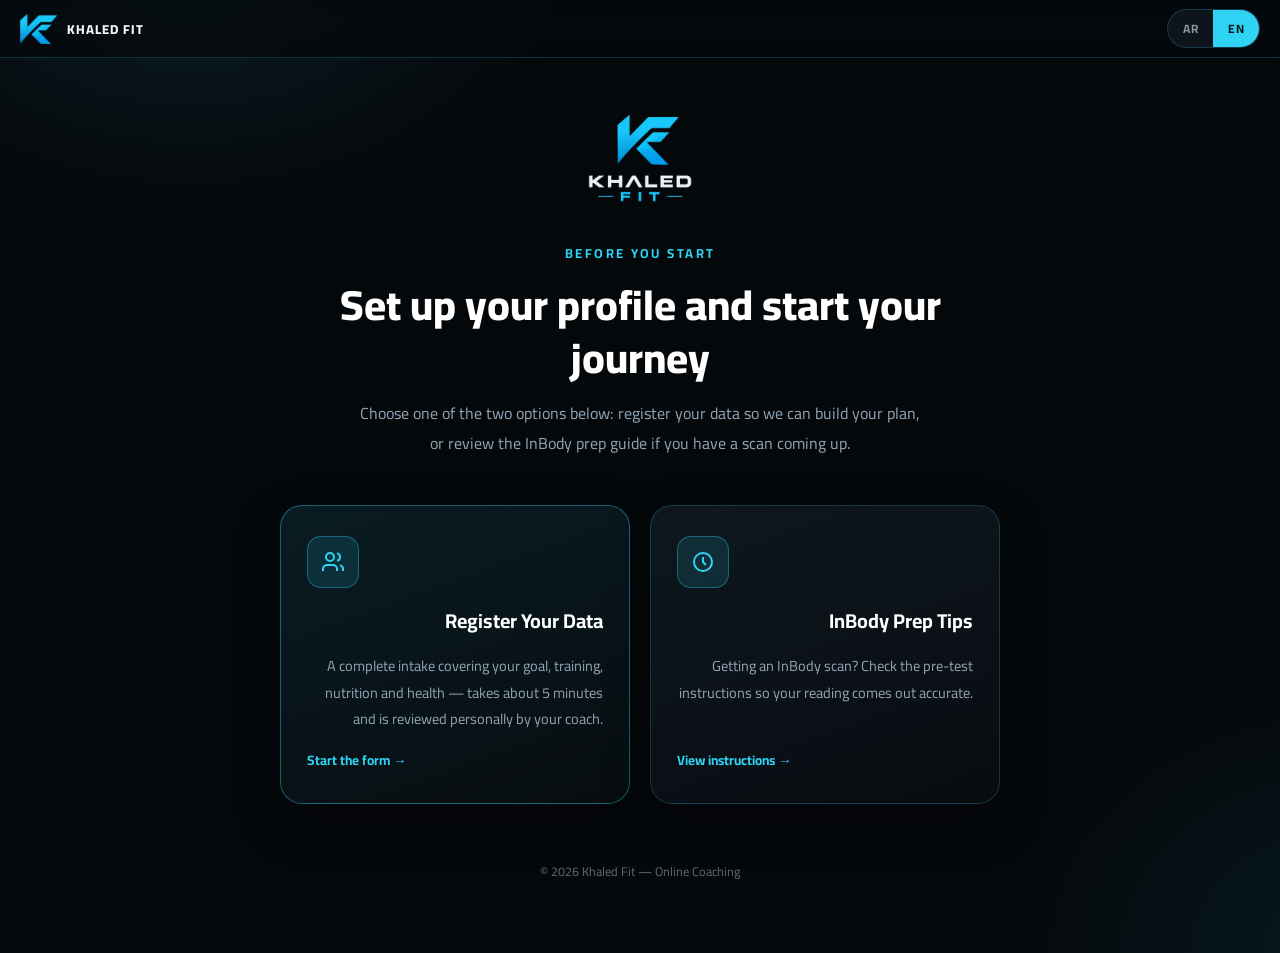
<file: apply.html>
<!doctype html>
<html lang="ar" dir="rtl">
<head>
<meta charset="utf-8">
<meta name="viewport" content="width=device-width, initial-scale=1">
<title>اشترك الآن — Khaled Fit</title>
<link rel="preconnect" href="https://fonts.googleapis.com">
<link rel="preconnect" href="https://fonts.gstatic.com" crossorigin>
<link href="https://fonts.googleapis.com/css2?family=Cairo:wght@500;600;700;800&display=swap" rel="stylesheet">

<link rel="stylesheet" href="assets/css/apply.css">
</head>
<body>

<div class="topbar">
  <div class="brand"><img src="[data-uri]" alt="Khaled Fit"><span style="font:800 13px 'Cairo';letter-spacing:1px" id="brandTxt">KHALED FIT</span></div>
  <div class="lang-pill" role="group" aria-label="Language">
    <button data-l="ar" class="on" onclick="setL('ar')">AR</button>
    <button data-l="en" onclick="setL('en')">EN</button>
  </div>
</div>

<div class="wrap">
  <img class="logo-hero" src="[data-uri]" alt="Khaled Fit">
  <span class="eyebrow" id="t-eyebrow">قبل ما تبدأ</span>
  <h1 id="t-title">جهّز بياناتك، وابدأ رحلتك مع الكوتش</h1>
  <p class="sub" id="t-sub">اختار من الاتنين تحت: سجّل بياناتك عشان نبني خطتك، أو راجع نصائح تحضير الإنبودي لو عندك موعد قياس قريب.</p>

  <div class="cards">
    <a class="card primary" href="client-form.html">
      <div class="ic"><svg width="24" height="24" viewBox="0 0 24 24" fill="none" stroke="currentColor" stroke-width="2"><path d="M16 21v-2a4 4 0 0 0-4-4H6a4 4 0 0 0-4 4v2"/><circle cx="9" cy="7" r="4"/><path d="M22 21v-2a4 4 0 0 0-3-3.87"/><path d="M16 3.13a4 4 0 0 1 0 7.75"/></svg></div>
      <h2 id="t-card1-title">تسجيل بياناتك</h2>
      <p id="t-card1-desc">استمارة كاملة عن هدفك، تمرينك، أكلك، وصحتك — بياخد منك حوالي 5 دقايق وبتراجع شخصيًا بمعرفة الكوتش.</p>
      <span class="go" id="t-card1-go">ابدأ الاستمارة ←</span>
    </a>
    <a class="card" href="inbody-design.html">
      <div class="ic"><svg width="24" height="24" viewBox="0 0 24 24" fill="none" stroke="currentColor" stroke-width="2"><circle cx="12" cy="12" r="9"/><path d="M12 7v5l3 3"/></svg></div>
      <h2 id="t-card2-title">نصائح ما قبل الإنبودي</h2>
      <p id="t-card2-desc">هتعمل قياس InBody؟ شوف التعليمات قبل الاختبار عشان القراءة تطلع مظبوطة ودقيقة.</p>
      <span class="go" id="t-card2-go">اعرض التعليمات ←</span>
    </a>
  </div>

  <div class="foot" id="t-foot" dir="ltr">© 2026 Khaled Fit — Online Coaching</div>
</div>


<script src="assets/js/apply.js"></script>
</body>
</html>
</file>
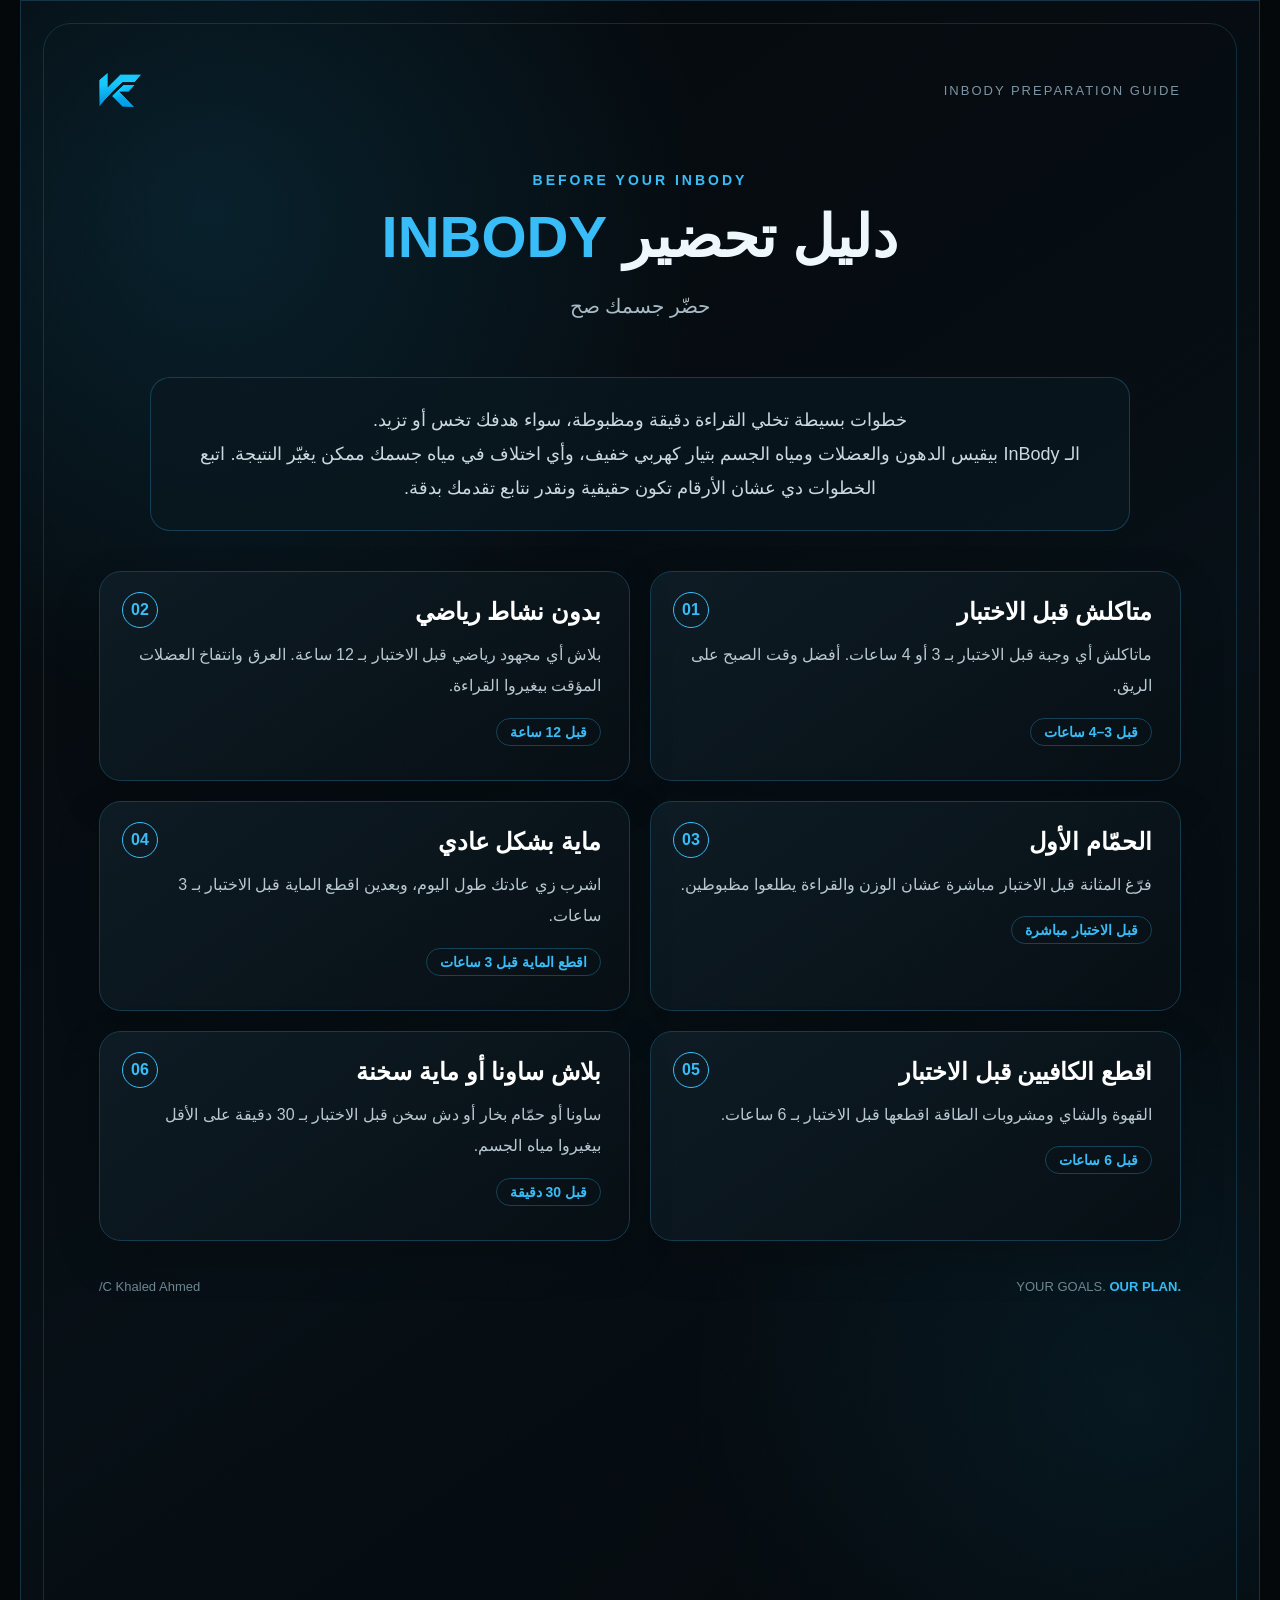
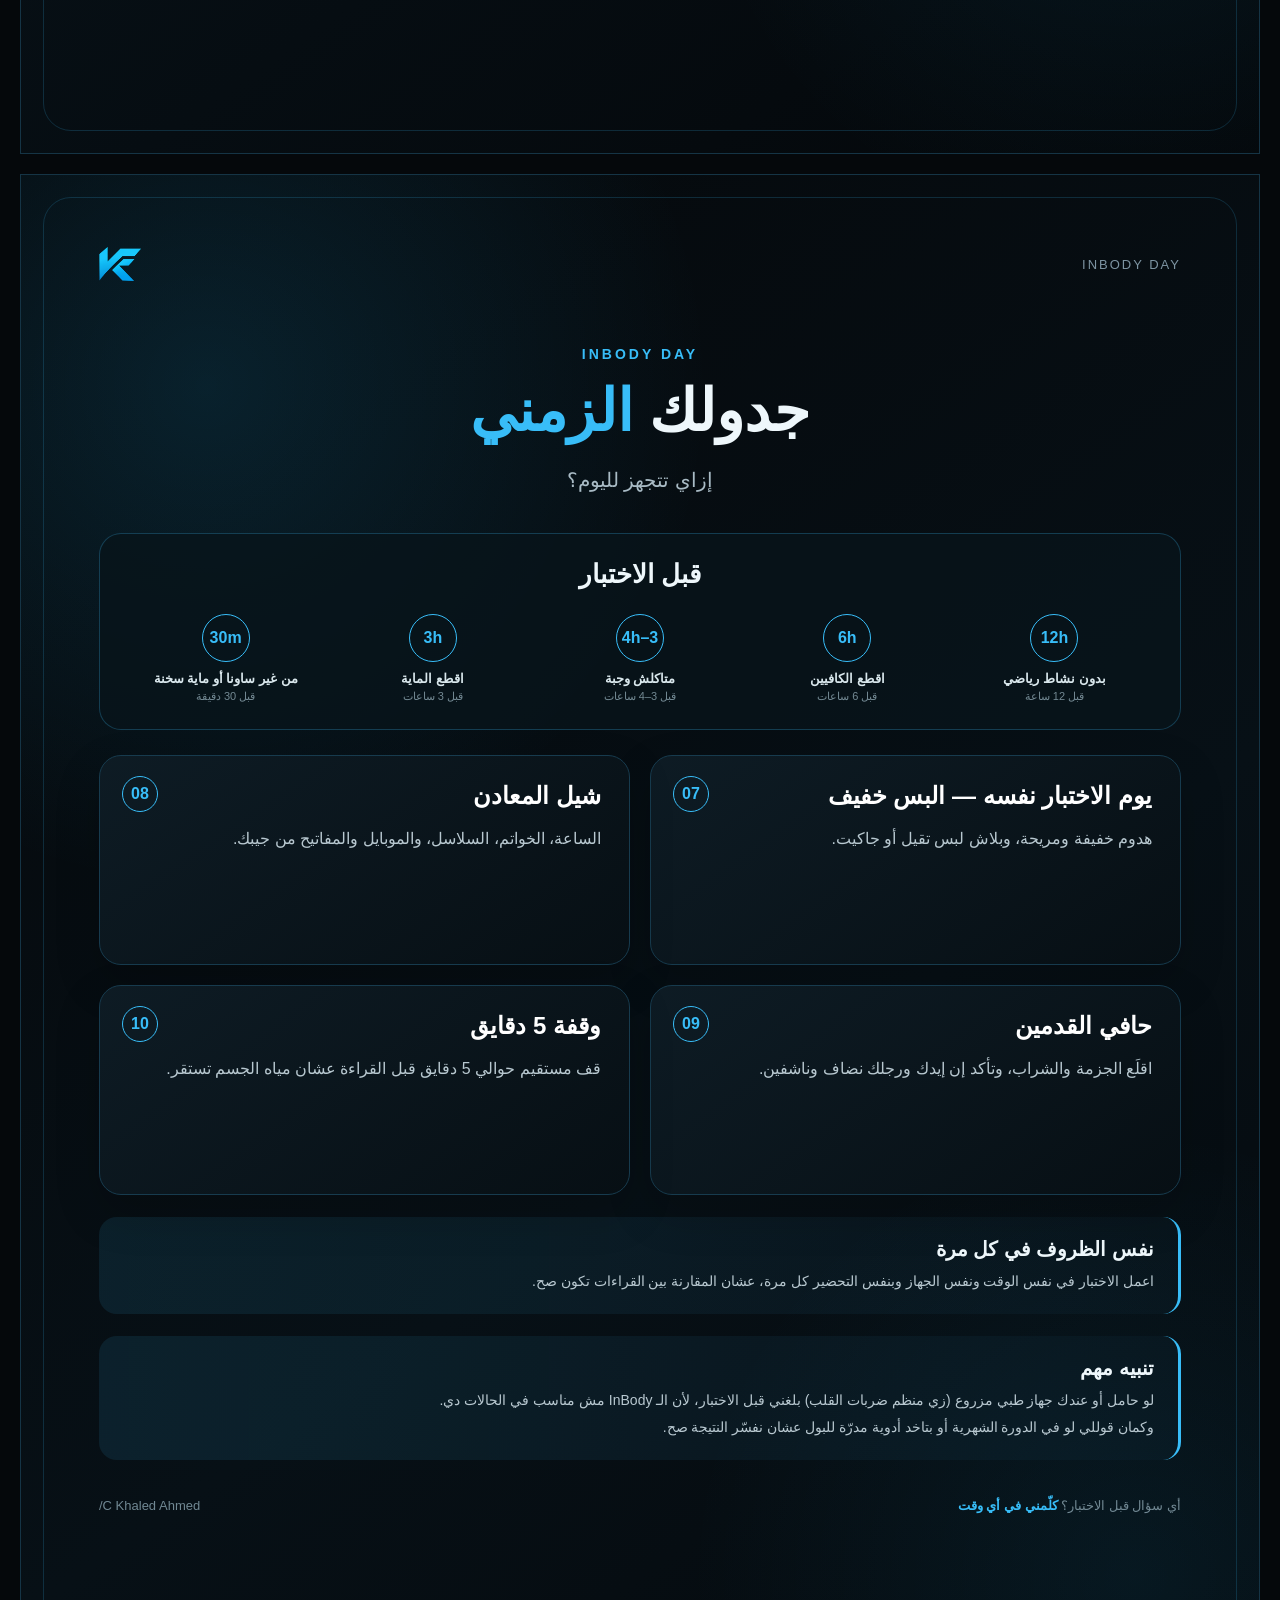
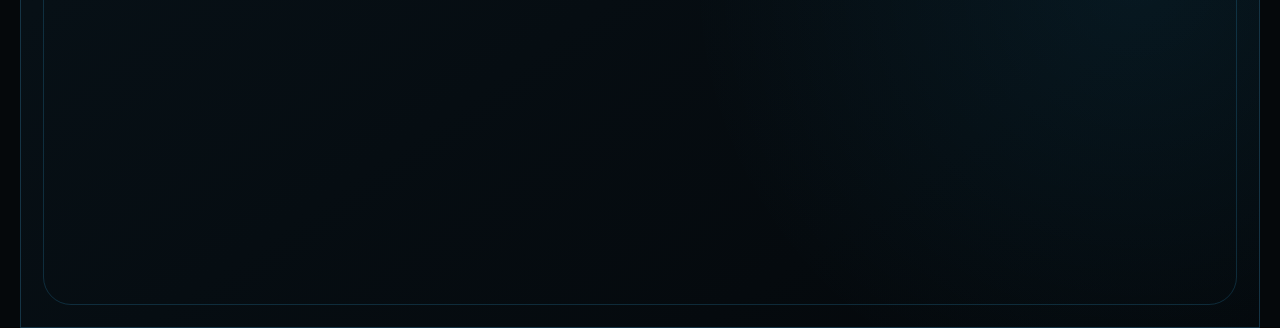
<file: inbody-design.html>
<!doctype html><html lang="ar" dir="rtl"><head><meta charset="utf-8"><meta name="viewport" content="width=device-width,initial-scale=1"><link rel="stylesheet" href="assets/css/inbody-design.css">
</head><body>
<section class="page">
<div class="brand"><div class="logo"><img src="[data-uri]" alt="Khaled Fit" style="height:34px;width:auto;vertical-align:middle"></div><div class="tag">INBODY PREPARATION GUIDE</div></div>
<div class="hero"><div class="eyebrow">BEFORE YOUR INBODY</div><h1>دليل تحضير <span>INBODY</span></h1><p>حضّر جسمك صح</p></div>
<div class="intro">خطوات بسيطة تخلي القراءة دقيقة ومظبوطة، سواء هدفك تخس أو تزيد.<br>الـ InBody بيقيس الدهون والعضلات ومياه الجسم بتيار كهربي خفيف، وأي اختلاف في مياه جسمك ممكن يغيّر النتيجة. اتبع الخطوات دي عشان الأرقام تكون حقيقية ونقدر نتابع تقدمك بدقة.</div>
<div class="grid">
<div class="card"><div class="num">01</div><h2>متاكلش قبل الاختبار</h2><p>ماتاكلش أي وجبة قبل الاختبار بـ 3 أو 4 ساعات. أفضل وقت الصبح على الريق.</p><span class="time">قبل 3–4 ساعات</span></div>
<div class="card"><div class="num">02</div><h2>بدون نشاط رياضي</h2><p>بلاش أي مجهود رياضي قبل الاختبار بـ 12 ساعة. العرق وانتفاخ العضلات المؤقت بيغيروا القراءة.</p><span class="time">قبل 12 ساعة</span></div>
<div class="card"><div class="num">03</div><h2>الحمّام الأول</h2><p>فرّغ المثانة قبل الاختبار مباشرة عشان الوزن والقراءة يطلعوا مظبوطين.</p><span class="time">قبل الاختبار مباشرة</span></div>
<div class="card"><div class="num">04</div><h2>ماية بشكل عادي</h2><p>اشرب زي عادتك طول اليوم، وبعدين اقطع الماية قبل الاختبار بـ 3 ساعات.</p><span class="time">اقطع الماية قبل 3 ساعات</span></div>
<div class="card"><div class="num">05</div><h2>اقطع الكافيين قبل الاختبار</h2><p>القهوة والشاي ومشروبات الطاقة اقطعها قبل الاختبار بـ 6 ساعات.</p><span class="time">قبل 6 ساعات</span></div>
<div class="card"><div class="num">06</div><h2>بلاش ساونا أو ماية سخنة</h2><p>ساونا أو حمّام بخار أو دش سخن قبل الاختبار بـ 30 دقيقة على الأقل بيغيروا مياه الجسم.</p><span class="time">قبل 30 دقيقة</span></div>
</div>
<div class="footer"><span>/C Khaled Ahmed</span><span>YOUR GOALS. <b>OUR PLAN.</b></span></div>
</section>
<section class="page" style="margin-top:20px">
<div class="brand"><div class="logo"><img src="[data-uri]" alt="Khaled Fit" style="height:34px;width:auto;vertical-align:middle"></div><div class="tag">INBODY DAY</div></div>
<div class="hero" style="margin-bottom:34px"><div class="eyebrow">INBODY DAY</div><h1>جدولك <span>الزمني</span></h1><p>إزاي تتجهز لليوم؟</p></div>
<div class="timeline"><h2>قبل الاختبار</h2><div class="steps">
<div class="step"><div class="circle">12h</div><strong>بدون نشاط رياضي</strong><small>قبل 12 ساعة</small></div>
<div class="step"><div class="circle">6h</div><strong>اقطع الكافيين</strong><small>قبل 6 ساعات</small></div>
<div class="step"><div class="circle">3–4h</div><strong>متاكلش وجبة</strong><small>قبل 3–4 ساعات</small></div>
<div class="step"><div class="circle">3h</div><strong>اقطع الماية</strong><small>قبل 3 ساعات</small></div>
<div class="step"><div class="circle">30m</div><strong>من غير ساونا أو ماية سخنة</strong><small>قبل 30 دقيقة</small></div>
</div></div>
<div class="grid" style="margin-top:25px">
<div class="card"><div class="num">07</div><h2>يوم الاختبار نفسه — البس خفيف</h2><p>هدوم خفيفة ومريحة، وبلاش لبس تقيل أو جاكيت.</p></div>
<div class="card"><div class="num">08</div><h2>شيل المعادن</h2><p>الساعة، الخواتم، السلاسل، والموبايل والمفاتيح من جيبك.</p></div>
<div class="card"><div class="num">09</div><h2>حافي القدمين</h2><p>اقلَع الجزمة والشراب، وتأكد إن إيدك ورجلك نضاف وناشفين.</p></div>
<div class="card"><div class="num">10</div><h2>وقفة 5 دقايق</h2><p>قف مستقيم حوالي 5 دقايق قبل القراءة عشان مياه الجسم تستقر.</p></div>
</div>
<div class="note"><h3>نفس الظروف في كل مرة</h3><p>اعمل الاختبار في نفس الوقت ونفس الجهاز وبنفس التحضير كل مرة، عشان المقارنة بين القراءات تكون صح.</p></div>
<div class="note"><h3>تنبيه مهم</h3><p>لو حامل أو عندك جهاز طبي مزروع (زي منظم ضربات القلب) بلغني قبل الاختبار، لأن الـ InBody مش مناسب في الحالات دي.<br>وكمان قوللي لو في الدورة الشهرية أو بتاخد أدوية مدرّة للبول عشان نفسّر النتيجة صح.</p></div>
<div class="footer"><span>/C Khaled Ahmed</span><span>أي سؤال قبل الاختبار؟ <b>كلّمني في أي وقت</b></span></div>
</section>
</body></html>
</file>
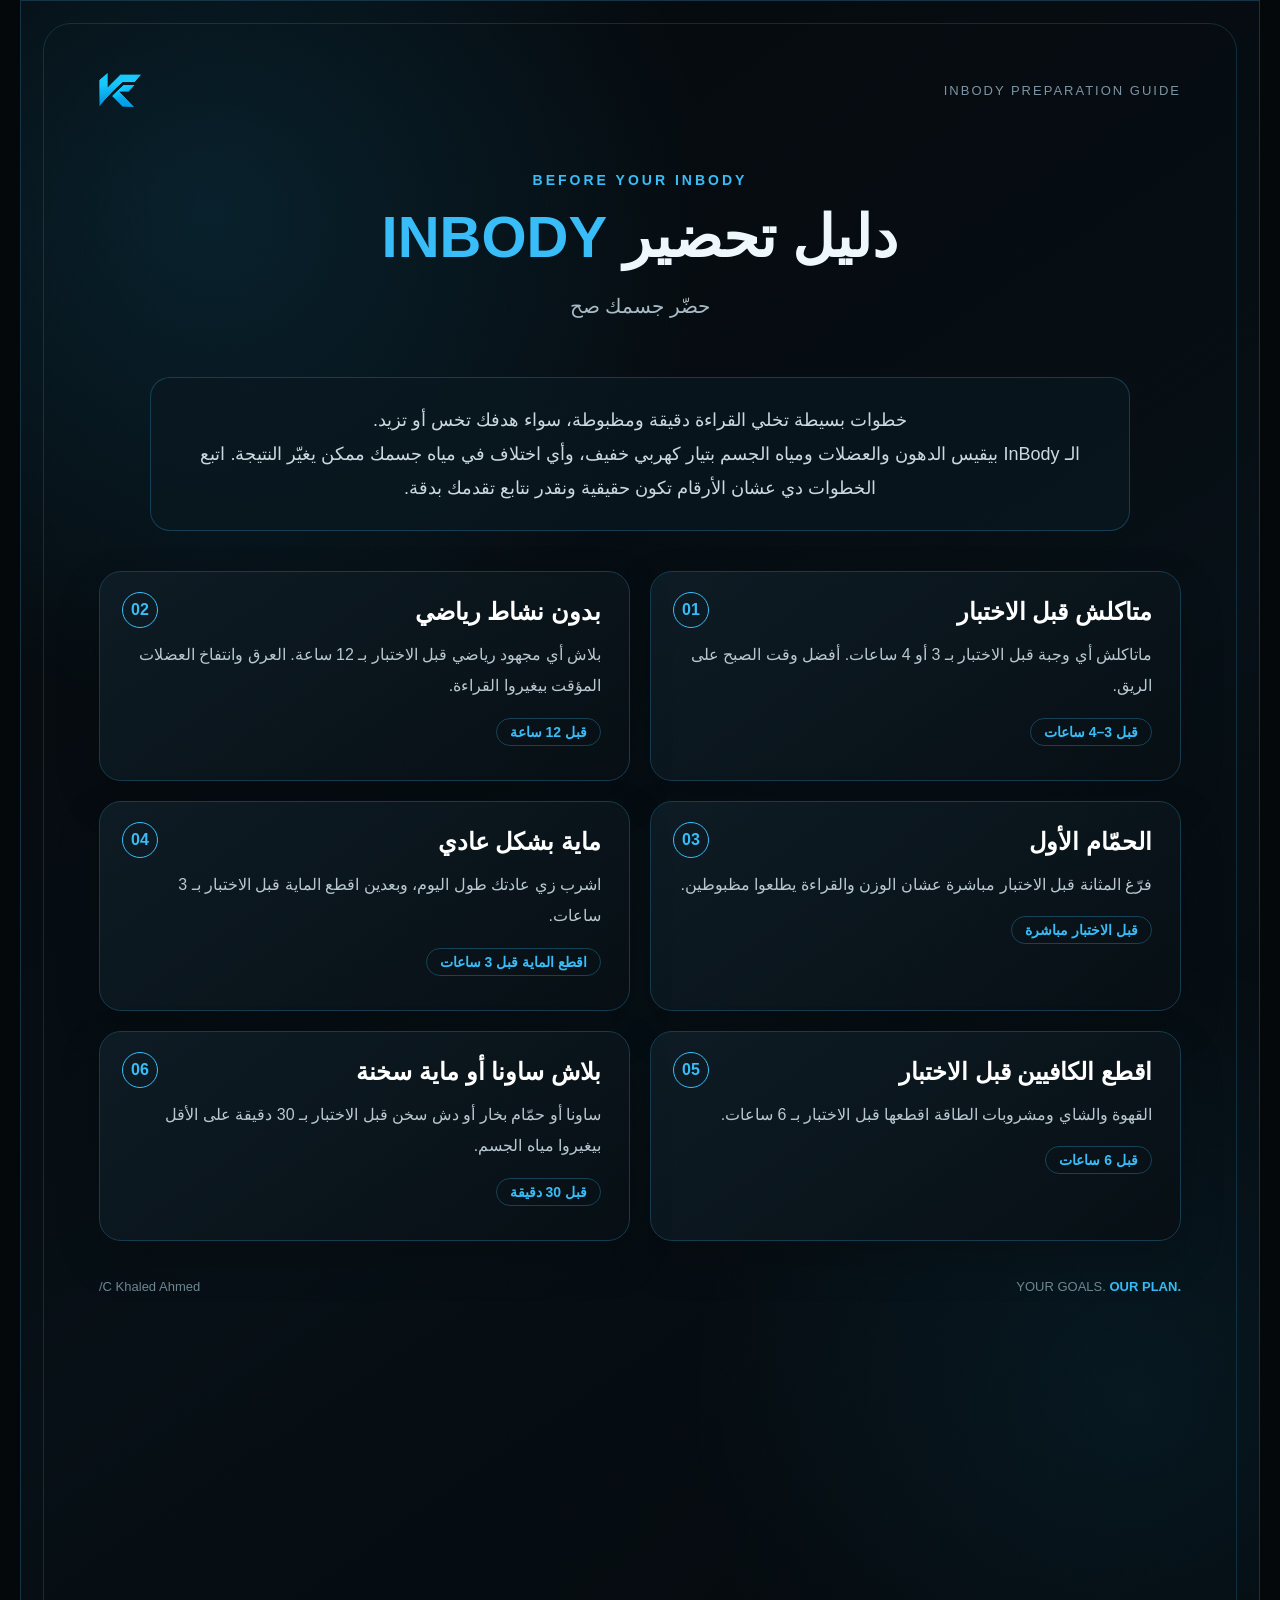
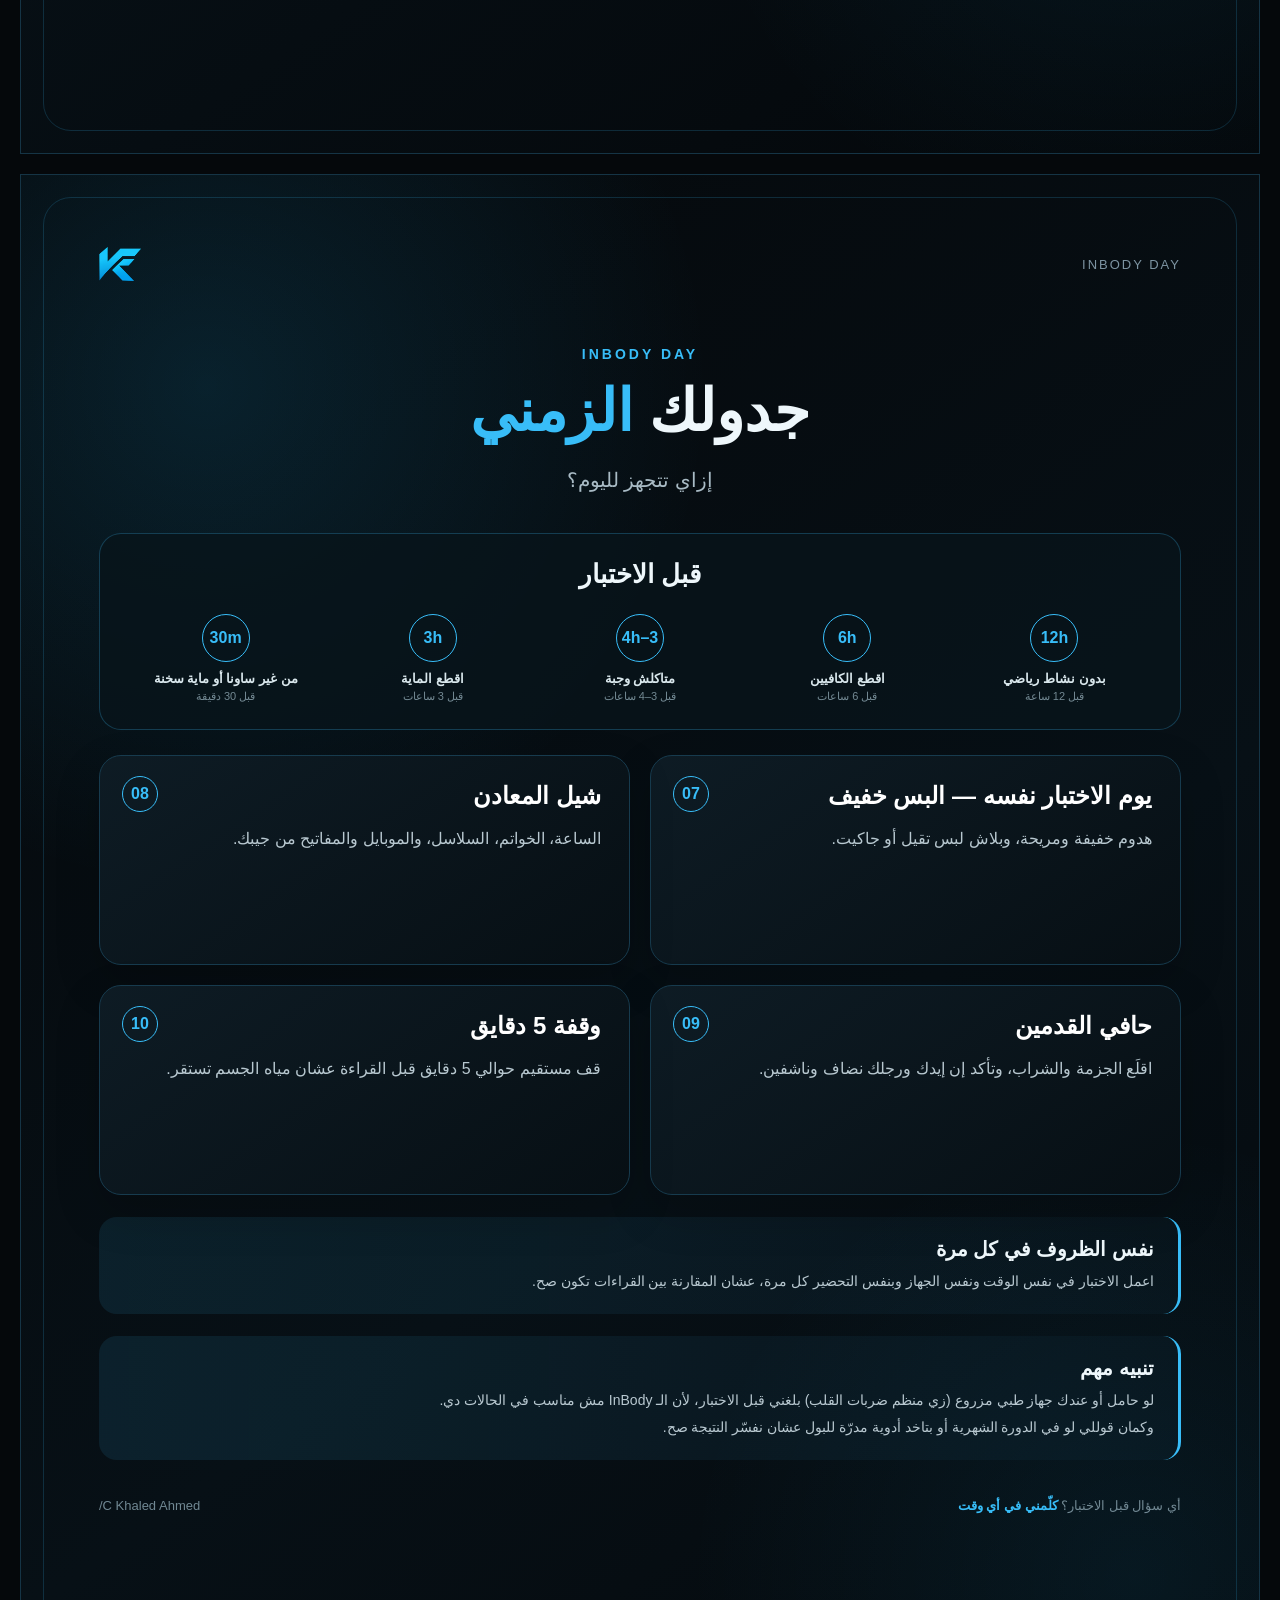
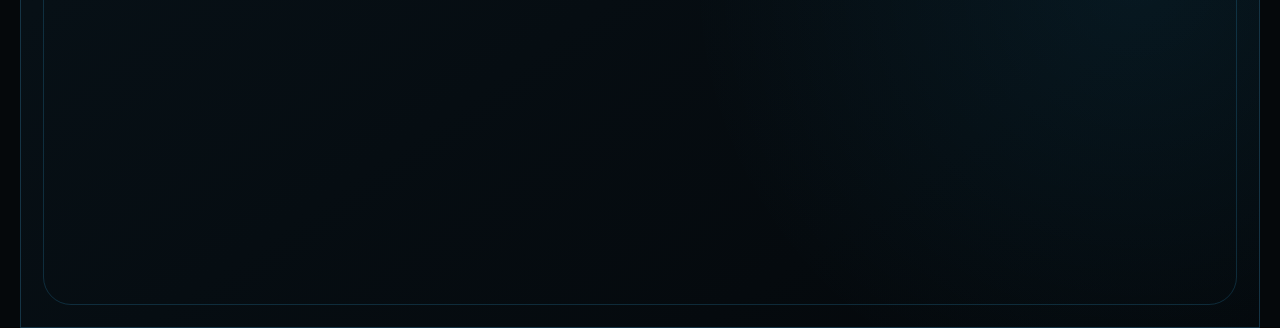
<file: inbody_design (1).html>
<!doctype html><html lang="ar" dir="rtl"><head><meta charset="utf-8"><meta name="viewport" content="width=device-width,initial-scale=1"><style>@page{size:1240px 1754px;margin:0}

@font-face{font-family:NotoArabic;src:url('file:///usr/share/fonts/truetype/noto/NotoSansArabic-Regular.ttf')}@font-face{font-family:NotoArabic;src:url('file:///usr/share/fonts/truetype/noto/NotoSansArabic-Bold.ttf');font-weight:700}
*{box-sizing:border-box}body{margin:0;background:#05080b;font-family:NotoArabic,Arial,sans-serif;color:#eef7fb}.page{width:1240px;min-height:1754px;margin:0 auto;padding:72px 78px;position:relative;overflow:hidden;background:radial-gradient(circle at 15% 12%,rgba(31,190,255,.13),transparent 27%),radial-gradient(circle at 90% 80%,rgba(31,190,255,.08),transparent 25%),linear-gradient(145deg,#05080b,#071016 55%,#04070a);border:1px solid #153445}.page:before{content:'';position:absolute;inset:22px;border:1px solid rgba(56,189,248,.18);border-radius:28px;pointer-events:none}.brand{position:relative;display:flex;align-items:center;justify-content:space-between;direction:ltr;margin-bottom:65px}.logo{display:flex;align-items:center;gap:13px;font-family:Arial,sans-serif;font-weight:700;font-size:25px;letter-spacing:-.5px}.bolt{color:#38bdf8;font-size:38px;line-height:1}.tag{font-size:13px;color:#7d94a2;letter-spacing:2px;text-transform:uppercase}.hero{text-align:center;position:relative;margin-bottom:52px}.eyebrow{font-size:14px;color:#38bdf8;letter-spacing:3px;font-weight:700;margin-bottom:14px}.hero h1{font-size:58px;line-height:1.2;margin:0 0 15px;font-weight:700}.hero h1 span{color:#38bdf8}.hero p{font-size:20px;color:#a9bbc5;margin:0 auto;max-width:800px;line-height:1.9}.intro{margin:0 auto 40px;max-width:980px;padding:25px 30px;border:1px solid rgba(56,189,248,.24);background:rgba(10,24,32,.72);border-radius:20px;text-align:center;color:#cbd9df;font-size:18px;line-height:1.9}.grid{display:grid;grid-template-columns:1fr 1fr;gap:20px;direction:rtl}.card{position:relative;padding:26px 28px 24px;background:linear-gradient(145deg,rgba(14,28,37,.96),rgba(7,15,20,.96));border:1px solid #173b4e;border-radius:22px;min-height:210px;box-shadow:0 18px 45px rgba(0,0,0,.18)}.num{position:absolute;left:22px;top:20px;width:36px;height:36px;border-radius:50%;border:1px solid #38bdf8;color:#38bdf8;display:grid;place-items:center;font-family:Arial;font-weight:700}.card h2{margin:0 0 13px;font-size:24px;color:#fff}.card h2 span{color:#38bdf8}.card p{margin:0;color:#b8c8d0;font-size:16px;line-height:1.95}.time{display:inline-block;margin-top:16px;color:#38bdf8;font-weight:700;font-size:14px;border:1px solid rgba(56,189,248,.28);border-radius:999px;padding:5px 13px}.footer{margin-top:38px;text-align:center;color:#718893;font-size:13px;display:flex;justify-content:space-between;direction:ltr}.footer b{color:#38bdf8}.timeline{margin-top:30px;padding:25px 28px;border-radius:22px;border:1px solid rgba(56,189,248,.25);background:rgba(8,20,27,.8)}.timeline h2{text-align:center;font-size:26px;margin:0 0 24px}.steps{display:grid;grid-template-columns:repeat(5,1fr);gap:12px;direction:rtl}.step{text-align:center}.circle{width:48px;height:48px;border-radius:50%;margin:0 auto 9px;border:1px solid #38bdf8;color:#38bdf8;display:grid;place-items:center;font-weight:700}.step strong{font-size:13px;display:block;color:#d9e7ec}.step small{font-size:11px;color:#738993}.note{margin-top:22px;padding:20px 24px;border-radius:18px;background:linear-gradient(90deg,rgba(56,189,248,.10),rgba(56,189,248,.03));border-right:3px solid #38bdf8}.note h3{margin:0 0 7px;font-size:20px}.note p{margin:0;color:#b8c8d0;line-height:1.9;font-size:14px}
</style></head><body>
<section class="page">
<div class="brand"><div class="logo"><img src="[data-uri]" alt="Khaled Fit" style="height:34px;width:auto;vertical-align:middle"></div><div class="tag">INBODY PREPARATION GUIDE</div></div>
<div class="hero"><div class="eyebrow">BEFORE YOUR INBODY</div><h1>دليل تحضير <span>INBODY</span></h1><p>حضّر جسمك صح</p></div>
<div class="intro">خطوات بسيطة تخلي القراءة دقيقة ومظبوطة، سواء هدفك تخس أو تزيد.<br>الـ InBody بيقيس الدهون والعضلات ومياه الجسم بتيار كهربي خفيف، وأي اختلاف في مياه جسمك ممكن يغيّر النتيجة. اتبع الخطوات دي عشان الأرقام تكون حقيقية ونقدر نتابع تقدمك بدقة.</div>
<div class="grid">
<div class="card"><div class="num">01</div><h2>متاكلش قبل الاختبار</h2><p>ماتاكلش أي وجبة قبل الاختبار بـ 3 أو 4 ساعات. أفضل وقت الصبح على الريق.</p><span class="time">قبل 3–4 ساعات</span></div>
<div class="card"><div class="num">02</div><h2>بدون نشاط رياضي</h2><p>بلاش أي مجهود رياضي قبل الاختبار بـ 12 ساعة. العرق وانتفاخ العضلات المؤقت بيغيروا القراءة.</p><span class="time">قبل 12 ساعة</span></div>
<div class="card"><div class="num">03</div><h2>الحمّام الأول</h2><p>فرّغ المثانة قبل الاختبار مباشرة عشان الوزن والقراءة يطلعوا مظبوطين.</p><span class="time">قبل الاختبار مباشرة</span></div>
<div class="card"><div class="num">04</div><h2>ماية بشكل عادي</h2><p>اشرب زي عادتك طول اليوم، وبعدين اقطع الماية قبل الاختبار بـ 3 ساعات.</p><span class="time">اقطع الماية قبل 3 ساعات</span></div>
<div class="card"><div class="num">05</div><h2>اقطع الكافيين قبل الاختبار</h2><p>القهوة والشاي ومشروبات الطاقة اقطعها قبل الاختبار بـ 6 ساعات.</p><span class="time">قبل 6 ساعات</span></div>
<div class="card"><div class="num">06</div><h2>بلاش ساونا أو ماية سخنة</h2><p>ساونا أو حمّام بخار أو دش سخن قبل الاختبار بـ 30 دقيقة على الأقل بيغيروا مياه الجسم.</p><span class="time">قبل 30 دقيقة</span></div>
</div>
<div class="footer"><span>/C Khaled Ahmed</span><span>YOUR GOALS. <b>OUR PLAN.</b></span></div>
</section>
<section class="page" style="margin-top:20px">
<div class="brand"><div class="logo"><img src="[data-uri]" alt="Khaled Fit" style="height:34px;width:auto;vertical-align:middle"></div><div class="tag">INBODY DAY</div></div>
<div class="hero" style="margin-bottom:34px"><div class="eyebrow">INBODY DAY</div><h1>جدولك <span>الزمني</span></h1><p>إزاي تتجهز لليوم؟</p></div>
<div class="timeline"><h2>قبل الاختبار</h2><div class="steps">
<div class="step"><div class="circle">12h</div><strong>بدون نشاط رياضي</strong><small>قبل 12 ساعة</small></div>
<div class="step"><div class="circle">6h</div><strong>اقطع الكافيين</strong><small>قبل 6 ساعات</small></div>
<div class="step"><div class="circle">3–4h</div><strong>متاكلش وجبة</strong><small>قبل 3–4 ساعات</small></div>
<div class="step"><div class="circle">3h</div><strong>اقطع الماية</strong><small>قبل 3 ساعات</small></div>
<div class="step"><div class="circle">30m</div><strong>من غير ساونا أو ماية سخنة</strong><small>قبل 30 دقيقة</small></div>
</div></div>
<div class="grid" style="margin-top:25px">
<div class="card"><div class="num">07</div><h2>يوم الاختبار نفسه — البس خفيف</h2><p>هدوم خفيفة ومريحة، وبلاش لبس تقيل أو جاكيت.</p></div>
<div class="card"><div class="num">08</div><h2>شيل المعادن</h2><p>الساعة، الخواتم، السلاسل، والموبايل والمفاتيح من جيبك.</p></div>
<div class="card"><div class="num">09</div><h2>حافي القدمين</h2><p>اقلَع الجزمة والشراب، وتأكد إن إيدك ورجلك نضاف وناشفين.</p></div>
<div class="card"><div class="num">10</div><h2>وقفة 5 دقايق</h2><p>قف مستقيم حوالي 5 دقايق قبل القراءة عشان مياه الجسم تستقر.</p></div>
</div>
<div class="note"><h3>نفس الظروف في كل مرة</h3><p>اعمل الاختبار في نفس الوقت ونفس الجهاز وبنفس التحضير كل مرة، عشان المقارنة بين القراءات تكون صح.</p></div>
<div class="note"><h3>تنبيه مهم</h3><p>لو حامل أو عندك جهاز طبي مزروع (زي منظم ضربات القلب) بلغني قبل الاختبار، لأن الـ InBody مش مناسب في الحالات دي.<br>وكمان قوللي لو في الدورة الشهرية أو بتاخد أدوية مدرّة للبول عشان نفسّر النتيجة صح.</p></div>
<div class="footer"><span>/C Khaled Ahmed</span><span>أي سؤال قبل الاختبار؟ <b>كلّمني في أي وقت</b></span></div>
</section>
</body></html>
</file>
<file: assets/css/apply.css>
:root{
  --bg:#05080b; --surface:#0e141b; --surface2:#141b23;
  --ink:#eef7fb; --ink-soft:#8fa3b3; --line:rgba(56,189,248,.22);
  --cyan:#2FD4F5; --cyan-dark:#08AFCF; --ink-btn:#04141a;
}
*{box-sizing:border-box}
html{-webkit-text-size-adjust:100%}
body{margin:0;min-height:100vh;font-family:'Cairo','Tahoma',sans-serif;color:var(--ink);
  background:
    radial-gradient(700px 520px at 15% -8%, rgba(47,212,245,.12), transparent 55%),
    radial-gradient(620px 500px at 105% 100%, rgba(8,175,207,.10), transparent 55%),
    var(--bg);
}
[hidden]{display:none!important}
.topbar{position:fixed;top:0;left:0;right:0;height:58px;z-index:50;display:flex;align-items:center;justify-content:space-between;
  padding:0 20px;background:rgba(5,8,11,.75);-webkit-backdrop-filter:blur(10px);backdrop-filter:blur(10px);border-bottom:1px solid var(--line)}
.topbar .brand{display:flex;align-items:center;gap:10px}
.topbar .brand img{height:30px;width:auto}
.lang-pill{display:flex;align-items:center;background:var(--surface);border:1px solid var(--line);border-radius:999px;overflow:hidden}
.lang-pill button{border:0;background:transparent;color:#8b98a5;font:700 12px 'Cairo';padding:7px 15px;cursor:pointer;letter-spacing:.5px}
.lang-pill button.on{background:var(--cyan);color:var(--ink-btn)}

.wrap{max-width:760px;margin:0 auto;padding:110px 20px 70px;text-align:center}
.logo-hero{height:96px;width:auto;margin-bottom:26px}
.eyebrow{display:block;color:var(--cyan);font-weight:700;font-size:13px;letter-spacing:2.5px;margin-bottom:14px}
h1{font-size:clamp(28px,5.5vw,42px);font-weight:800;margin:0 0 14px;color:#fff;line-height:1.25}
.sub{color:var(--ink-soft);font-size:16px;line-height:1.9;max-width:560px;margin:0 auto 46px}

.cards{display:grid;grid-template-columns:1fr 1fr;gap:20px;text-align:right}
@media (max-width:640px){.cards{grid-template-columns:1fr}}
.card{position:relative;display:flex;flex-direction:column;gap:14px;padding:30px 26px;border-radius:22px;
  background:linear-gradient(160deg,rgba(16,26,33,.9),rgba(8,13,17,.9));border:1px solid var(--line);
  text-decoration:none;color:var(--ink);transition:.2s;box-shadow:0 18px 45px rgba(0,0,0,.28)}
.card:hover{border-color:rgba(47,212,245,.55);transform:translateY(-3px)}
.card .ic{width:52px;height:52px;border-radius:14px;background:rgba(47,212,245,.12);border:1px solid rgba(47,212,245,.35);
  display:grid;place-items:center;color:var(--cyan)}
.card h2{font-size:20px;margin:0;color:#fff}
.card p{margin:0;color:var(--ink-soft);font-size:14.5px;line-height:1.85}
.card .go{margin-top:auto;display:inline-flex;align-items:center;gap:8px;color:var(--cyan);font-weight:700;font-size:13.5px}
.card.primary{border-color:rgba(47,212,245,.4);background:linear-gradient(160deg,rgba(47,212,245,.10),rgba(8,13,17,.94))}

.foot{margin-top:56px;color:#5c6b78;font-size:12.5px}
</file>
<file: assets/css/inbody-design.css>
@page{size:1240px 1754px;margin:0}

@font-face{font-family:NotoArabic;src:url('file:///usr/share/fonts/truetype/noto/NotoSansArabic-Regular.ttf')}@font-face{font-family:NotoArabic;src:url('file:///usr/share/fonts/truetype/noto/NotoSansArabic-Bold.ttf');font-weight:700}
*{box-sizing:border-box}body{margin:0;background:#05080b;font-family:NotoArabic,Arial,sans-serif;color:#eef7fb}.page{width:1240px;min-height:1754px;margin:0 auto;padding:72px 78px;position:relative;overflow:hidden;background:radial-gradient(circle at 15% 12%,rgba(31,190,255,.13),transparent 27%),radial-gradient(circle at 90% 80%,rgba(31,190,255,.08),transparent 25%),linear-gradient(145deg,#05080b,#071016 55%,#04070a);border:1px solid #153445}.page:before{content:'';position:absolute;inset:22px;border:1px solid rgba(56,189,248,.18);border-radius:28px;pointer-events:none}.brand{position:relative;display:flex;align-items:center;justify-content:space-between;direction:ltr;margin-bottom:65px}.logo{display:flex;align-items:center;gap:13px;font-family:Arial,sans-serif;font-weight:700;font-size:25px;letter-spacing:-.5px}.bolt{color:#38bdf8;font-size:38px;line-height:1}.tag{font-size:13px;color:#7d94a2;letter-spacing:2px;text-transform:uppercase}.hero{text-align:center;position:relative;margin-bottom:52px}.eyebrow{font-size:14px;color:#38bdf8;letter-spacing:3px;font-weight:700;margin-bottom:14px}.hero h1{font-size:58px;line-height:1.2;margin:0 0 15px;font-weight:700}.hero h1 span{color:#38bdf8}.hero p{font-size:20px;color:#a9bbc5;margin:0 auto;max-width:800px;line-height:1.9}.intro{margin:0 auto 40px;max-width:980px;padding:25px 30px;border:1px solid rgba(56,189,248,.24);background:rgba(10,24,32,.72);border-radius:20px;text-align:center;color:#cbd9df;font-size:18px;line-height:1.9}.grid{display:grid;grid-template-columns:1fr 1fr;gap:20px;direction:rtl}.card{position:relative;padding:26px 28px 24px;background:linear-gradient(145deg,rgba(14,28,37,.96),rgba(7,15,20,.96));border:1px solid #173b4e;border-radius:22px;min-height:210px;box-shadow:0 18px 45px rgba(0,0,0,.18)}.num{position:absolute;left:22px;top:20px;width:36px;height:36px;border-radius:50%;border:1px solid #38bdf8;color:#38bdf8;display:grid;place-items:center;font-family:Arial;font-weight:700}.card h2{margin:0 0 13px;font-size:24px;color:#fff}.card h2 span{color:#38bdf8}.card p{margin:0;color:#b8c8d0;font-size:16px;line-height:1.95}.time{display:inline-block;margin-top:16px;color:#38bdf8;font-weight:700;font-size:14px;border:1px solid rgba(56,189,248,.28);border-radius:999px;padding:5px 13px}.footer{margin-top:38px;text-align:center;color:#718893;font-size:13px;display:flex;justify-content:space-between;direction:ltr}.footer b{color:#38bdf8}.timeline{margin-top:30px;padding:25px 28px;border-radius:22px;border:1px solid rgba(56,189,248,.25);background:rgba(8,20,27,.8)}.timeline h2{text-align:center;font-size:26px;margin:0 0 24px}.steps{display:grid;grid-template-columns:repeat(5,1fr);gap:12px;direction:rtl}.step{text-align:center}.circle{width:48px;height:48px;border-radius:50%;margin:0 auto 9px;border:1px solid #38bdf8;color:#38bdf8;display:grid;place-items:center;font-weight:700}.step strong{font-size:13px;display:block;color:#d9e7ec}.step small{font-size:11px;color:#738993}.note{margin-top:22px;padding:20px 24px;border-radius:18px;background:linear-gradient(90deg,rgba(56,189,248,.10),rgba(56,189,248,.03));border-right:3px solid #38bdf8}.note h3{margin:0 0 7px;font-size:20px}.note p{margin:0;color:#b8c8d0;line-height:1.9;font-size:14px}
</file>
